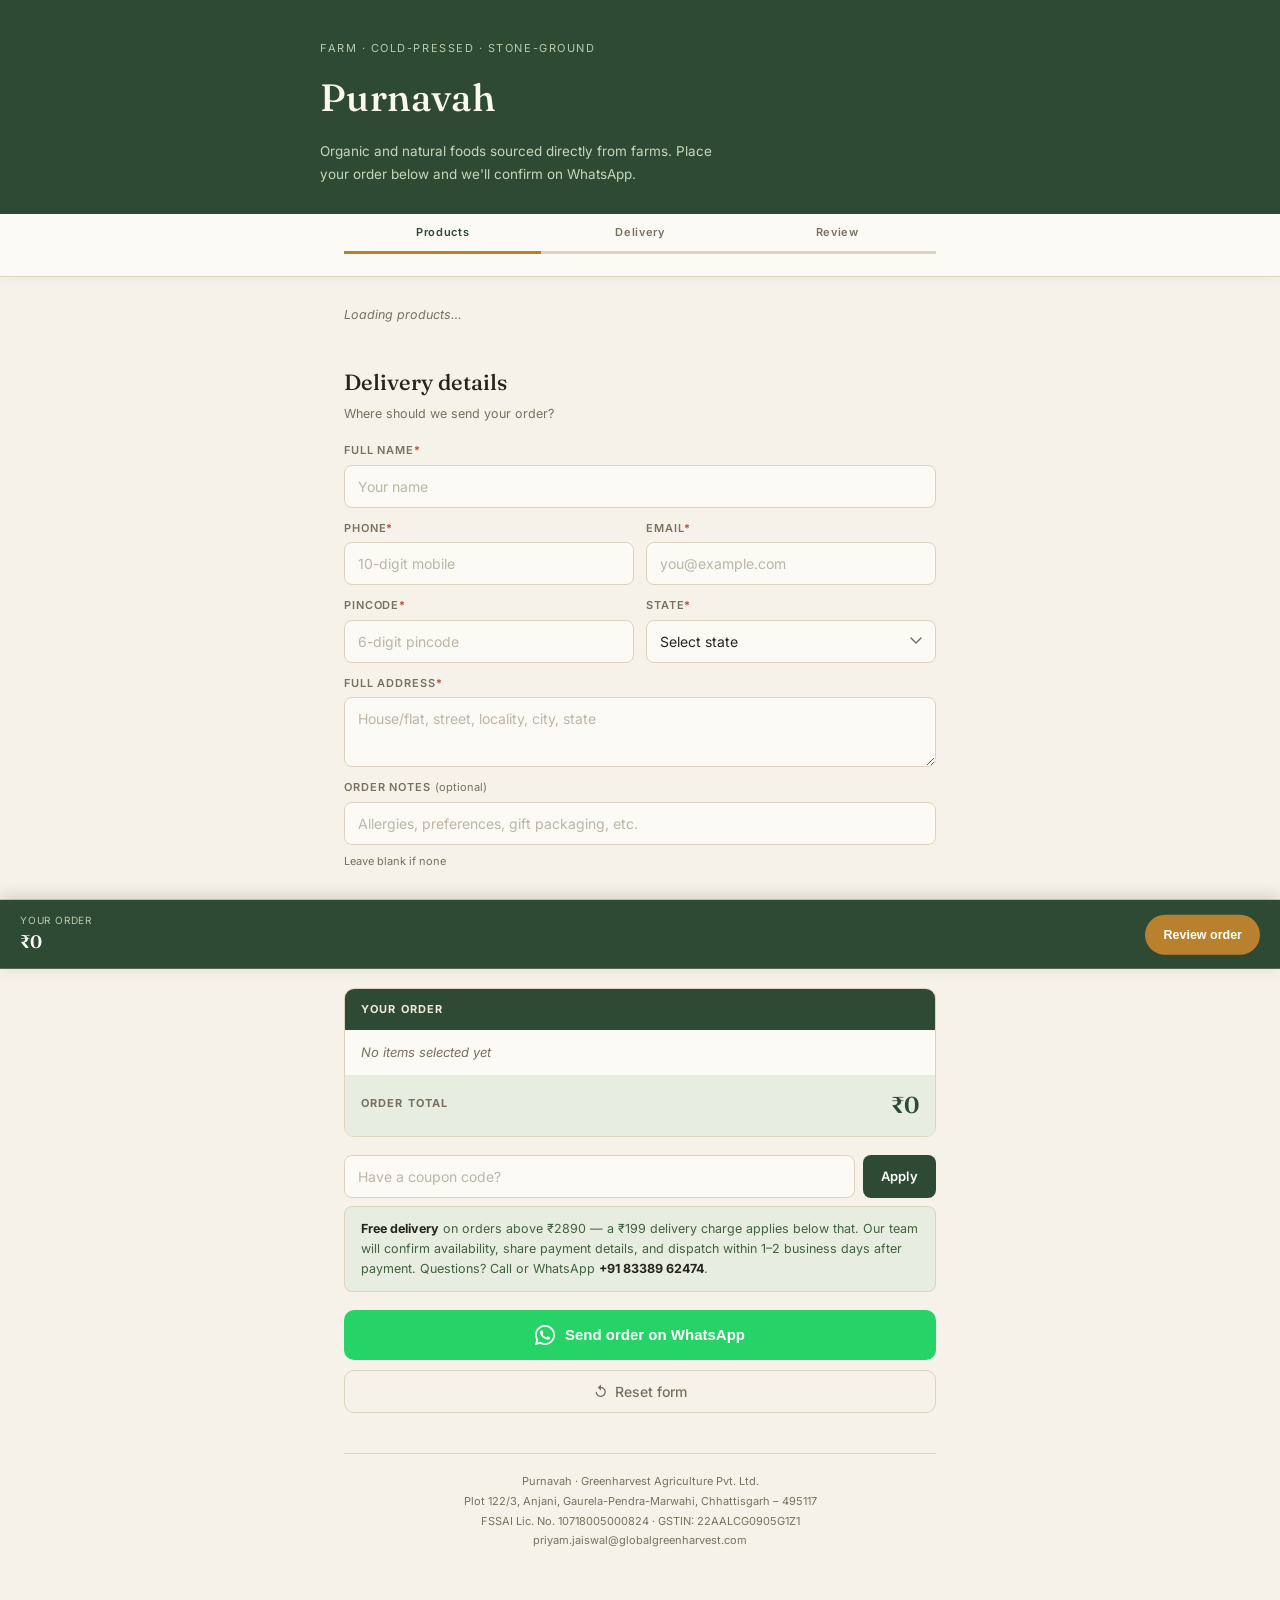
<file: index.html>
<!DOCTYPE html>
<html lang="en">
<head>
<meta charset="UTF-8">
<meta name="viewport" content="width=device-width, initial-scale=1.0">
<title>Purnavah — Order</title>
<link rel="preconnect" href="https://fonts.googleapis.com">
<link href="https://fonts.googleapis.com/css2?family=Fraunces:opsz,wght@9..144,400;9..144,500;9..144,600&family=Inter:wght@400;500;600;700&display=swap" rel="stylesheet">
<style>
*,*::before,*::after{box-sizing:border-box;margin:0;padding:0}
:root{
  --cream:#F6F2E9;
  --paper:#FCFAF4;
  --ink:#26241E;
  --pine:#2F4A34;
  --pine-dim:#41613F;
  --sage:#E7EEE1;
  --gold:#B9812E;
  --gold-dim:#8F631F;
  --rule:#DCD4BE;
  --stone:#79715F;
  --red:#B14A3B;
  --wa:#25D366;
}
html{scroll-behavior:smooth;-webkit-text-size-adjust:100%}
body{background:var(--cream);font-family:'Inter',sans-serif;color:var(--ink);font-size:15px;line-height:1.6;overflow-x:hidden}
button{touch-action:manipulation}

/* HERO */
.hero{background:var(--pine);color:var(--sage);padding:40px 24px 28px}
.hero-inner{max-width:640px;margin:0 auto}
.hero-eyebrow{font-size:11px;letter-spacing:.14em;color:#B9CBAE;margin-bottom:10px;text-transform:uppercase}
.hero h1{font-family:'Fraunces',serif;font-weight:500;font-size:38px;letter-spacing:.01em;color:#FBF8EF}
.hero p{margin-top:12px;font-size:13.5px;color:#C7D6BB;max-width:420px;line-height:1.7}

/* STICKY NAV: steps + category chips */
.stickynav{position:sticky;top:0;z-index:20;background:var(--paper);border-bottom:1px solid var(--rule);box-shadow:0 2px 10px rgba(38,36,30,.04)}
.steps{display:flex;gap:0;max-width:640px;margin:0 auto;padding:10px 24px 0}
.step{flex:1;text-align:center;font-size:11px;letter-spacing:.06em;color:var(--stone);padding-bottom:9px;border-bottom:3px solid var(--rule);position:relative;font-weight:600;transition:.2s;cursor:pointer}
.step.active{color:var(--pine);border-color:var(--gold)}
.step.done{color:var(--pine-dim)}
.chipbar{display:flex;gap:8px;overflow-x:auto;padding:10px 24px 12px;max-width:640px;margin:0 auto;scrollbar-width:none}
.chipbar::-webkit-scrollbar{display:none}
.chip{flex:0 0 auto;font-size:12.5px;font-weight:600;color:var(--pine-dim);background:var(--sage);border:1px solid transparent;border-radius:20px;padding:9px 14px;cursor:pointer;white-space:nowrap;transition:.15s;touch-action:manipulation}
.chip:hover{border-color:var(--pine-dim)}
.chip.active{background:var(--pine);color:#fff}

/* BODY */
.body{max-width:640px;margin:0 auto;padding:28px 24px 60px}
.section{margin-bottom:40px;scroll-margin-top:120px}
.section-title{font-family:'Fraunces',serif;font-size:22px;font-weight:500;color:var(--ink);margin-bottom:4px}
.section-sub{font-size:12.5px;color:var(--stone);margin-bottom:18px}

.catalog-status{font-size:12.5px;color:var(--stone);font-style:italic;margin-bottom:14px}
.catalog-status-error{color:var(--red)}

.cat-heading{display:flex;align-items:center;gap:10px;margin:22px 0 12px;scroll-margin-top:120px}
.cat-heading:first-child{margin-top:0}
.cat-dot{width:7px;height:7px;border-radius:50%;background:var(--gold)}
.cat-heading span{font-size:11px;font-weight:700;letter-spacing:.12em;color:var(--stone)}

.card{background:var(--paper);border:1px solid var(--rule);border-radius:10px;padding:14px;margin-bottom:10px;transition:border-color .15s,background .15s}
.card.has-qty{border-color:var(--pine);background:#F1F5EC}
.card.oos{opacity:.6}
.card-top{display:flex;justify-content:space-between;gap:10px;align-items:flex-start}
.card-name{font-size:14px;font-weight:600;color:var(--ink);line-height:1.35}
.card-pack{margin-top:4px}
.card-pack select{font-size:11.5px;font-weight:600;color:var(--pine-dim);border:1.5px solid var(--rule);border-radius:6px;padding:4px 22px 4px 8px;background:#fff;appearance:none;background-image:url("data:image/svg+xml,%3Csvg xmlns='http://www.w3.org/2000/svg' width='10' height='7'%3E%3Cpath d='M1 1l4 4 4-4' stroke='%2379715F' stroke-width='1.4' fill='none'/%3E%3C/svg%3E");background-repeat:no-repeat;background-position:right 7px center;cursor:pointer}
.card-price{font-family:'Fraunces',serif;font-size:17px;font-weight:600;color:var(--gold-dim);white-space:nowrap;text-align:right}
.card-mrp-label{font-size:9px;letter-spacing:.08em;color:var(--stone);text-transform:uppercase;display:block}
.card-bottom{display:flex;justify-content:space-between;align-items:center;margin-top:12px}
.subtotal{font-size:12px;color:var(--pine-dim);font-weight:600}
.qty{display:flex;align-items:center;border:1.5px solid var(--rule);border-radius:999px;overflow:hidden;background:#fff;margin-left:auto}
.qty button{width:36px;height:36px;border:none;background:transparent;color:var(--pine);font-size:17px;font-weight:700;cursor:pointer}
.qty button:hover{background:var(--sage)}
.qty input{width:34px;height:36px;border:none;text-align:center;font-size:13px;font-weight:700;color:var(--ink);background:transparent;-moz-appearance:textfield}
.qty input::-webkit-outer-spin-button,.qty input::-webkit-inner-spin-button{-webkit-appearance:none}
.qty input:focus{outline:none;background:var(--sage)}
.qty input:disabled,.qty button:disabled{cursor:not-allowed;color:var(--stone)}

.oos-tag{font-size:11.5px;font-weight:600;color:var(--red)}
.max-note{font-size:10.5px;color:var(--stone);min-height:13px;margin-top:6px}
.max-note-blocked{color:var(--red);font-weight:600}
.product-contents{margin-top:2px}
.contents-details summary{font-size:11px;color:var(--pine-dim);cursor:pointer;list-style:none}
.contents-details summary::-webkit-details-marker{display:none}
.contents-body{font-size:11px;color:var(--stone);margin-top:3px;line-height:1.5}

.field-grid{display:grid;grid-template-columns:1fr 1fr;gap:12px}
.field{display:flex;flex-direction:column;gap:5px}
.field.full{grid-column:1/-1}
.field label{font-size:11px;font-weight:600;letter-spacing:.08em;color:var(--stone);text-transform:uppercase}
.field input,.field select,.field textarea{width:100%;min-width:0;padding:12px 13px;border:1.5px solid var(--rule);border-radius:8px;font-family:'Inter',sans-serif;font-size:14px;color:var(--ink);background:var(--paper);outline:none;transition:.15s}
.field input:focus,.field select:focus,.field textarea:focus{border-color:var(--pine);box-shadow:0 0 0 3px var(--sage)}
.field input::placeholder,.field textarea::placeholder{color:#BDB5A6}
.field textarea{resize:vertical;min-height:70px}
.field select{appearance:none;background-image:url("data:image/svg+xml,%3Csvg xmlns='http://www.w3.org/2000/svg' width='12' height='8' viewBox='0 0 12 8'%3E%3Cpath d='M1 1l5 5 5-5' stroke='%2379715F' stroke-width='1.5' fill='none' stroke-linecap='round'/%3E%3C/svg%3E");background-repeat:no-repeat;background-position:right 13px center;padding-right:34px}
.field-hint{font-size:11px;color:var(--stone);margin-top:3px}
.req{color:var(--red)}

.summary{background:var(--paper);border:1px solid var(--rule);border-radius:10px;overflow:hidden;margin-bottom:18px}
.summary-head{background:var(--pine);color:#EFE9D8;padding:12px 16px;font-size:11px;font-weight:700;letter-spacing:.1em}
.summary-body{padding:12px 16px;min-height:40px}
.summary-empty{font-size:13px;color:var(--stone);font-style:italic}
.summary-item{display:flex;justify-content:space-between;align-items:center;padding:6px 0;font-size:13.5px;border-bottom:1px dashed var(--rule)}
.summary-item:last-child{border-bottom:none}
.summary-item-name{color:var(--ink)}
.summary-item-val{font-weight:600;color:var(--pine-dim);white-space:nowrap;margin-left:12px}
.summary-subtotal-row{display:flex;justify-content:space-between;padding:8px 0 0;font-size:12.5px;color:var(--stone)}
.summary-discounts{padding:8px 0 0}
.summary-discount-row{display:flex;justify-content:space-between;font-size:13px;font-weight:700;color:var(--pine)}
.summary-foot{background:var(--sage);padding:12px 16px;display:flex;justify-content:space-between;align-items:center}
.summary-total{font-family:'Fraunces',serif;font-size:23px;font-weight:600;color:var(--pine)}
.summary-weight-note{font-size:11px;color:var(--stone);margin-top:3px}

.coupon-row{display:flex;gap:8px;margin-bottom:8px}
.coupon-row input{flex:1;padding:12px 13px;border:1.5px solid var(--rule);border-radius:8px;font-family:'Inter',sans-serif;font-size:14px;text-transform:uppercase;color:var(--ink);background:var(--paper);outline:none;transition:border-color .15s}
.coupon-row input:focus{border-color:var(--pine)}
.coupon-row input::placeholder{color:#BDB5A6;text-transform:none}
.coupon-row button{padding:12px 18px;background:var(--pine);color:#fff;border:none;border-radius:8px;font-family:'Inter',sans-serif;font-size:13px;font-weight:600;letter-spacing:.02em;cursor:pointer;transition:background .15s}
.coupon-row button:hover{background:var(--pine-dim)}
.coupon-msg{display:none;font-size:12.5px;margin-bottom:16px}
.coupon-msg.ok{display:block;color:var(--pine)}
.coupon-msg.err{display:block;color:var(--red)}
.coupon-msg a{color:inherit;text-decoration:underline;cursor:pointer;margin-left:6px}

.same-day-row{margin:14px 0}
.same-day-label{display:flex;align-items:center;gap:8px;font-size:13.5px;color:var(--ink);cursor:pointer}
.same-day-label input{width:16px;height:16px;cursor:pointer}

.ship-note{background:var(--sage);border:1px solid var(--rule);border-radius:8px;padding:12px 16px;font-size:12.5px;color:var(--pine-dim);line-height:1.6;margin-bottom:18px}
.ship-note strong{color:var(--ink)}

.wa-btn{display:flex;align-items:center;justify-content:center;gap:10px;width:100%;padding:15px;background:var(--wa);color:#fff;border:none;border-radius:10px;font-size:15px;font-weight:700;cursor:pointer;transition:background .15s,transform .1s}
.spinner{width:14px;height:14px;border:2px solid rgba(255,255,255,.4);border-top-color:#fff;border-radius:50%;animation:spin .7s linear infinite;display:inline-block}
@keyframes spin{to{transform:rotate(360deg)}}
.wa-btn:hover{background:#1ebe5d;transform:translateY(-1px)}
.wa-btn:active{transform:translateY(0)}
.wa-btn svg{width:20px;height:20px}
.wa-btn:disabled{background:#9FCDB0;cursor:not-allowed;transform:none}
.error-msg{display:none;color:var(--red);font-size:12.5px;margin-top:10px;text-align:center}

.reset-btn{display:flex;align-items:center;justify-content:center;gap:8px;width:100%;padding:12px 24px;background:transparent;color:var(--stone);border:1.5px solid var(--rule);border-radius:10px;font-family:'Inter',sans-serif;font-size:14px;font-weight:500;cursor:pointer;margin-top:10px;transition:border-color .15s,color .15s}
.reset-btn:hover{border-color:var(--red);color:var(--red)}

.footer{text-align:center;font-size:11px;color:var(--stone);margin-top:28px;padding-top:18px;border-top:1px solid var(--rule);line-height:1.8}

.stickybar{position:fixed;left:0;right:0;bottom:0;z-index:30;background:var(--pine);color:#fff;padding:12px 20px calc(12px + env(safe-area-inset-bottom)) 20px;display:flex;justify-content:space-between;align-items:center;box-shadow:0 -4px 16px rgba(0,0,0,.15);transform:translateY(100%);transition:transform .25s}
.stickybar.show{transform:translateY(0)}
.stickybar-total{font-family:'Fraunces',serif;font-size:18px;font-weight:600}
.stickybar-label{font-size:10px;letter-spacing:.08em;color:#B9CBAE}
.stickybar button{background:var(--gold);color:#fff;border:none;border-radius:20px;padding:11px 18px;min-height:40px;font-size:12.5px;font-weight:700;cursor:pointer;touch-action:manipulation}

@media(max-width:480px){
  .hero h1{font-size:30px}
  .field-grid{grid-template-columns:1fr}
  .field.full{grid-column:1}
  .field input,.field select,.field textarea,.card-pack select{font-size:16px}
  .hero,.body{padding-left:20px;padding-right:20px}
  .steps,.chipbar{padding-left:20px;padding-right:20px}
}
@media(max-width:360px){
  .hero{padding-top:32px}
  .hero h1{font-size:27px}
  .hero p{font-size:13px}
}
</style>
</head>
<body>

<div class="hero">
  <div class="hero-inner">
    <div class="hero-eyebrow">Farm · Cold-pressed · Stone-ground</div>
    <h1>Purnavah</h1>
    <p>Organic and natural foods sourced directly from farms. Place your order below and we'll confirm on WhatsApp.</p>
  </div>
</div>

<div class="stickynav">
  <div class="steps">
    <div class="step active" id="step-products" onclick="jump('sec-products')">Products</div>
    <div class="step" id="step-details" onclick="jump('sec-details')">Delivery</div>
    <div class="step" id="step-review" onclick="jump('sec-review')">Review</div>
  </div>
  <div class="chipbar" id="chipbar"></div>
</div>

<div class="body">

  <!-- ── SECTION: PRODUCTS ── -->
  <div class="section" id="sec-products">
    <div class="catalog-status" id="catalogStatus">Loading products…</div>
    <div id="categoriesContainer"></div>
  </div>

  <!-- ── SECTION: DELIVERY ── -->
  <div class="section" id="sec-details">
    <div class="section-title">Delivery details</div>
    <div class="section-sub">Where should we send your order?</div>
    <div class="field-grid">
      <div class="field full">
        <label>Full name<span class="req">*</span></label>
        <input type="text" id="fname" placeholder="Your name" autocomplete="name">
      </div>
      <div class="field">
        <label>Phone<span class="req">*</span></label>
        <input type="tel" id="fphone" placeholder="10-digit mobile" autocomplete="tel" maxlength="10">
      </div>
      <div class="field">
        <label>Email<span class="req">*</span></label>
        <input type="email" id="femail" placeholder="you@example.com" autocomplete="email">
      </div>
      <div class="field">
        <label>Pincode<span class="req">*</span></label>
        <input type="text" id="fpincode" placeholder="6-digit pincode" maxlength="6" oninput="this.value=this.value.replace(/\D/g,'')">
      </div>
      <div class="field">
        <label>State<span class="req">*</span></label>
        <select id="fstate">
          <option value="">Select state</option>
          <option>Andaman and Nicobar Islands</option>
          <option>Andhra Pradesh</option>
          <option>Arunachal Pradesh</option>
          <option>Assam</option>
          <option>Bihar</option>
          <option>Chandigarh</option>
          <option>Chhattisgarh</option>
          <option>Dadra and Nagar Haveli and Daman and Diu</option>
          <option>Delhi</option>
          <option>Goa</option>
          <option>Gujarat</option>
          <option>Haryana</option>
          <option>Himachal Pradesh</option>
          <option>Jammu and Kashmir</option>
          <option>Jharkhand</option>
          <option>Karnataka</option>
          <option>Kerala</option>
          <option>Ladakh</option>
          <option>Lakshadweep</option>
          <option>Madhya Pradesh</option>
          <option>Maharashtra</option>
          <option>Manipur</option>
          <option>Meghalaya</option>
          <option>Mizoram</option>
          <option>Nagaland</option>
          <option>Odisha</option>
          <option>Puducherry</option>
          <option>Punjab</option>
          <option>Rajasthan</option>
          <option>Sikkim</option>
          <option>Tamil Nadu</option>
          <option>Telangana</option>
          <option>Tripura</option>
          <option>Uttar Pradesh</option>
          <option>Uttarakhand</option>
          <option>West Bengal</option>
        </select>
      </div>
      <div class="field full">
        <label>Full address<span class="req">*</span></label>
        <textarea id="faddress" placeholder="House/flat, street, locality, city, state"></textarea>
      </div>
      <div class="field full">
        <label>Order notes <span style="font-weight:400;text-transform:none;letter-spacing:0">(optional)</span></label>
        <input type="text" id="fnotes" placeholder="Allergies, preferences, gift packaging, etc.">
        <div class="field-hint">Leave blank if none</div>
      </div>
    </div>
  </div>

  <!-- ── SECTION: REVIEW & SEND ── -->
  <div class="section" id="sec-review">
    <div class="section-title">Review & send</div>
    <div class="section-sub">Double-check your order before sending it over.</div>

    <div class="summary">
      <div class="summary-head">YOUR ORDER</div>
      <div class="summary-body" id="summaryItems">
        <div class="summary-empty">No items selected yet</div>
      </div>
      <div class="summary-foot">
        <div>
          <div style="font-size:11px;font-weight:700;letter-spacing:.1em;color:var(--stone)">ORDER TOTAL</div>
          <div class="summary-weight-note" id="summaryWeight"></div>
        </div>
        <div class="summary-total" id="summaryTotal">₹0</div>
      </div>
    </div>

    <div class="coupon-row">
      <input type="text" id="couponInput" placeholder="Have a coupon code?" maxlength="20">
      <button type="button" id="couponBtn" onclick="applyCoupon(this)">Apply</button>
    </div>
    <div class="coupon-msg" id="couponMsg"></div>

    <div class="same-day-row" id="sameDayRow" style="display:none">
      <label class="same-day-label">
        <input type="checkbox" id="sameDayDelivery" onchange="updateSummary()">
        Same-day delivery (+₹199)
      </label>
    </div>

    <div class="ship-note">
      <strong>Free delivery</strong> on orders above ₹2890 — a ₹199 delivery charge applies below that. Our team will confirm availability, share payment details, and dispatch within 1–2 business days after payment. Questions? Call or WhatsApp <strong>+91 83389 62474</strong>.
    </div>

    <button class="wa-btn" id="waBtn" onclick="sendWhatsApp()">
      <svg viewBox="0 0 24 24" fill="currentColor" xmlns="http://www.w3.org/2000/svg">
        <path d="M17.472 14.382c-.297-.149-1.758-.867-2.03-.967-.273-.099-.471-.148-.67.15-.197.297-.767.966-.94 1.164-.173.199-.347.223-.644.075-.297-.15-1.255-.463-2.39-1.475-.883-.788-1.48-1.761-1.653-2.059-.173-.297-.018-.458.13-.606.134-.133.298-.347.446-.52.149-.174.198-.298.298-.497.099-.198.05-.371-.025-.52-.075-.149-.669-1.612-.916-2.207-.242-.579-.487-.5-.669-.51-.173-.008-.371-.01-.57-.01-.198 0-.52.074-.792.372-.272.297-1.04 1.016-1.04 2.479 0 1.462 1.065 2.875 1.213 3.074.149.198 2.096 3.2 5.077 4.487.709.306 1.262.489 1.694.625.712.227 1.36.195 1.871.118.571-.085 1.758-.719 2.006-1.413.248-.694.248-1.289.173-1.413-.074-.124-.272-.198-.57-.347z"/>
        <path d="M12 0C5.373 0 0 5.373 0 12c0 2.125.558 4.122 1.533 5.856L0 24l6.334-1.507A11.945 11.945 0 0012 24c6.627 0 12-5.373 12-12S18.627 0 12 0zm0 21.818a9.79 9.79 0 01-5.002-1.37l-.36-.214-3.757.894.952-3.656-.235-.376A9.786 9.786 0 012.182 12C2.182 6.57 6.57 2.182 12 2.182S21.818 6.57 21.818 12 17.43 21.818 12 21.818z"/>
      </svg>
      Send order on WhatsApp
    </button>
    <div class="error-msg" id="errorMsg"></div>
    <button class="reset-btn" onclick="resetForm()">
      ↺ &nbsp;Reset form
    </button>
  </div>

  <div class="footer">
    Purnavah · Greenharvest Agriculture Pvt. Ltd.<br>
    Plot 122/3, Anjani, Gaurela-Pendra-Marwahi, Chhattisgarh – 495117<br>
    FSSAI Lic. No. 10718005000824 · GSTIN: 22AALCG0905G1Z1<br>
    priyam.jaiswal@globalgreenharvest.com
  </div>

</div>

<div class="stickybar" id="stickybar">
  <div>
    <div class="stickybar-label">YOUR ORDER</div>
    <div class="stickybar-total" id="barTotal">₹0</div>
  </div>
  <button onclick="jump('sec-review')">Review order</button>
</div>

<script type="module">
import { supabase, callFn } from './supabase-client.js';

const WA_NUMBER = "918338962474"; // +91 83389 62474

// Delivery charge policy — free above the threshold, flat fee below it.
// Checked against the raw item subtotal (before any coupon discount), so a
// coupon can't accidentally push an order below the free-delivery line.
const FREE_DELIVERY_THRESHOLD = 2890;
const DELIVERY_CHARGE = 199;

function computeDeliveryCharge(subtotal) {
  return subtotal > 0 && subtotal < FREE_DELIVERY_THRESHOLD ? DELIVERY_CHARGE : 0;
}

// Same-day delivery add-on — built and wired end-to-end (summary, WhatsApp
// message, order payload, orders_code.gs logging), but kept off customers'
// screens for now via this flag. To launch it: flip this to true — the
// checkbox (#sameDayRow, currently display:none in the markup) will start
// showing itself, no other change needed.
const SHOW_SAME_DAY_DELIVERY = false;
const SAME_DAY_DELIVERY_CHARGE = 199;
if (SHOW_SAME_DAY_DELIVERY) document.getElementById('sameDayRow').style.display = 'block';

function isSameDayDeliverySelected() {
  const el = document.getElementById('sameDayDelivery');
  return !!(el && el.checked);
}

let PRODUCTS = []; // [{id, grid, category, displayName, packSize, unit, mrp, gstPct, waKey, inStock}, ...] — one entry per catalog row (one per pack size)
let PRODUCT_GROUPS = []; // [{groupId, grid, displayName, variants: [product, ...]}, ...] — variants sharing a Display Name are merged into one tile
const selectedVariant = {}; // groupId -> currently-selected variant's product id (drives which variant the tile's price/qty controls act on)
const qty = {};
let appliedCoupon = null; // { code, value } — value is the discount %, validated server-side against the Coupons sheet

// Sheet's Category column holds short internal codes — map to the
// customer-facing section headings shown on the form. Anything not listed
// here falls back to the raw Category text as-is.
const CATEGORY_LABELS = {
  "Oils - Organic": "Cold-Pressed Oils — Organic",
  "Oils - Regular": "Cold-Pressed Oils — Regular",
  "Ghee": "Ghee",
  "Flour": "Flour",
  "Dal": "Dal & Pulses — Organic",
  "Rice": "Rice — Organic",
  "Spices - Whole": "Spices — Whole",
  "Spices - Ground": "Spices — Ground"
};

function slugify(str) {
  return String(str || '').toLowerCase().replace(/[^a-z0-9]+/g, '-').replace(/^-+|-+$/g, '') || 'item';
}

function toProduct(p) {
  return {
    id: slugify(p.productName),
    grid: 'pg-' + slugify(p.category),
    category: p.category,
    displayName: p.displayName,
    packSize: p.packSize,
    unit: p.unit,
    mrp: Number(p.mrp) || 0,
    gstPct: Number(p.gstPct) || 0,
    waKey: p.waKey,
    inStock: p.inStock !== false,
    contents: p.contents || '',
    // weightKg/maxOrderKg drive the per-product order cap below — the
    // Catalog script already applies the same Weight (kg)-or-parsed-from-
    // Pack-Size fallback server-side, so estimateWeightKg() here is only a
    // safety net if an older deployment omits the field.
    weightKg: Number(p.weightKg) || estimateWeightKg(p.packSize),
    maxOrderKg: Number(p.maxOrderKg) || 0 // 0 = no limit
  };
}

// Builds both the category headings/lists (in the page body) and the
// matching chip bar (in the sticky nav) in one pass, so chip order always
// matches section order. Categories aren't known until the catalog loads,
// so — unlike a static wireframe — both are built here at runtime rather
// than hardcoded in the HTML.
function buildCategorySections() {
  const catContainer = document.getElementById('categoriesContainer');
  const chipbar = document.getElementById('chipbar');
  catContainer.innerHTML = '';
  chipbar.innerHTML = '';

  // One entry per distinct category, in first-seen order.
  const seen = new Set();
  const categories = [];
  PRODUCTS.forEach(p => {
    if (seen.has(p.grid)) return;
    seen.add(p.grid);
    categories.push({ grid: p.grid, fullLabel: CATEGORY_LABELS[p.category] || p.category });
  });

  // Chips use the short form (before an em dash) for a compact pill, but
  // only when that short form is unique — e.g. "Cold-Pressed Oils —
  // Organic" and "Cold-Pressed Oils — Regular" would otherwise both
  // collapse to an identical-looking "Cold-Pressed Oils" chip.
  const shortCounts = {};
  categories.forEach(c => {
    c.shortLabel = c.fullLabel.split(' — ')[0];
    shortCounts[c.shortLabel] = (shortCounts[c.shortLabel] || 0) + 1;
  });

  categories.forEach((c, i) => {
    const heading = document.createElement('div');
    heading.className = 'cat-heading';
    heading.id = 'catlabel-' + c.grid;
    heading.innerHTML = `<div class="cat-dot"></div><span>${c.fullLabel.toUpperCase()}</span>`;
    catContainer.appendChild(heading);

    const listEl = document.createElement('div');
    listEl.className = 'card-list';
    listEl.id = c.grid;
    catContainer.appendChild(listEl);

    const chip = document.createElement('div');
    chip.className = 'chip' + (i === 0 ? ' active' : '');
    chip.textContent = shortCounts[c.shortLabel] > 1 ? c.fullLabel : c.shortLabel;
    chip.dataset.grid = c.grid;
    chip.onclick = () => document.getElementById('catlabel-' + c.grid).scrollIntoView({behavior:'smooth',block:'start'});
    chipbar.appendChild(chip);
  });
}

// Products sharing the same Display Name (typically the same item in
// different pack sizes) are folded into a single tile with a pack-size
// dropdown, instead of one tile per catalog row.
function groupProductVariants() {
  const groups = new Map();
  PRODUCTS.forEach(p => {
    // Collapse repeated whitespace before matching — the Catalog sheet has
    // occasional double-space typos between pack-size rows of the same
    // product (e.g. "Red Rajma  - Organic" vs "Red Rajma - Organic") that
    // would otherwise split one product into two tiles.
    const key = p.grid + '::' + p.displayName.trim().replace(/\s+/g, ' ');
    if (!groups.has(key)) {
      groups.set(key, { groupId: slugify(key), grid: p.grid, displayName: p.displayName, variants: [] });
    }
    groups.get(key).variants.push(p);
  });
  // Max order cap is a per-product (not per-pack-size) setting — admins are
  // expected to enter the same "Max Order Qty (kg)" value on every variant
  // row of a product, but take the max across variants so one blank row
  // doesn't accidentally disable a cap set on a sibling row.
  groups.forEach(g => { g.maxOrderKg = Math.max(0, ...g.variants.map(v => v.maxOrderKg || 0)); });
  return Array.from(groups.values());
}

function getGroupById(gid) {
  return PRODUCT_GROUPS.find(g => g.groupId === gid);
}

// Total kg of a product already in the cart, summed across every pack-size
// variant of its group — a customer mixing pack sizes of the same product
// (e.g. one 1kg pack + two 500g packs) still counts against one shared cap.
function groupWeightUsed(group) {
  return group.variants.reduce((sum, v) => sum + (qty[v.id] || 0) * (v.weightKg || 0), 0);
}

// Briefly flags the tile's order-limit note red, then reverts it back to
// the normal "Max Xkg per order" text via updateVariantDisplay.
function flashLimitNote(gid) {
  const el = document.getElementById('maxnote-' + gid);
  if (!el) return;
  el.textContent = 'Order limit reached';
  el.classList.add('max-note-blocked');
  clearTimeout(el._limitTimer);
  el._limitTimer = setTimeout(() => updateVariantDisplay(gid), 1500);
}

// Default pack size, when a product comes in more than one: "1 kg" if the
// group has one, else whatever variant happens to be listed first in the
// Catalog sheet (products only sold in g/ml/bundles have no "1kg" option to
// prefer). Whitespace-insensitive since the sheet has inconsistent spacing
// ("1kg" vs "1 kg").
function normalizePackSize(s) {
  return String(s || '').toLowerCase().replace(/\s+/g, '');
}
function pickDefaultVariant(variants) {
  // Prefer an in-stock variant so the tile doesn't default to a pack size
  // nobody can actually buy while a different pack size of the same
  // product is available — only fall back to an out-of-stock one (still
  // preferring "1 kg" among those) when every variant in the group is OOS,
  // so the tile still renders instead of having nothing to select.
  const inStock = variants.filter(v => v.inStock);
  const pool = inStock.length ? inStock : variants;
  return pool.find(v => normalizePackSize(v.packSize) === '1kg') || pool[0];
}

// Build product cards — one per Display Name group, with a pack-size
// selector when a group has more than one variant.
function renderProductGrid() {
  buildCategorySections();
  PRODUCTS.forEach(p => { qty[p.id] = 0; });
  PRODUCT_GROUPS = groupProductVariants();

  PRODUCT_GROUPS.forEach(group => {
    const gid = group.groupId;
    selectedVariant[gid] = pickDefaultVariant(group.variants).id;
    const container = document.getElementById(group.grid);
    const row = document.createElement('div');
    row.className = 'card';
    row.id = 'row-' + gid;

    const packControl = group.variants.length > 1
      ? `<div class="card-pack"><select id="pack-${gid}" onchange="selectVariant('${gid}', this.value)" aria-label="Pack size for ${group.displayName}">
          ${group.variants.map(v => `<option value="${v.id}" ${v.inStock ? '' : 'disabled'}>${v.packSize || v.unit}${v.inStock ? '' : ' (Out of stock)'}</option>`).join('')}
        </select></div>`
      : `<div class="card-pack" style="font-size:11.5px;color:var(--stone)">${group.variants[0].packSize || group.variants[0].unit}</div>`;

    row.innerHTML = `
      <div class="card-top">
        <div>
          <div class="card-name">${group.displayName}</div>
          ${packControl}
          <div class="product-contents" id="contents-${gid}"></div>
        </div>
        <div>
          <span class="card-mrp-label">MRP</span>
          <div class="card-price" id="price-${gid}"></div>
        </div>
      </div>
      <div class="card-bottom">
        <div class="subtotal" id="sub-${gid}"></div>
        <div class="qty">
          <button type="button" onclick="changeQty('${gid}',-1)" aria-label="Decrease">−</button>
          <input type="number" id="qty-${gid}" value="0" min="0" max="99"
            oninput="setQty('${gid}',this.value)" aria-label="Quantity for ${group.displayName}">
          <button type="button" onclick="changeQty('${gid}',1)" aria-label="Increase">+</button>
        </div>
      </div>
      <div class="max-note" id="maxnote-${gid}"></div>
    `;
    container.appendChild(row);
    // The <option> list has no `selected` attribute, so the browser would
    // otherwise always show its first entry regardless of selectedVariant.
    const select = document.getElementById('pack-' + gid);
    if (select) select.value = selectedVariant[gid];
    updateVariantDisplay(gid);
  });

  setupCategoryScrollSpy();
}

// Fallback for rows with no explicit weight_kg — mirrors catalog_code.gs's
// parseWeightFromPackSize_ (also duplicated server-side in the products
// Edge Function — small enough not to need a shared module, no build step).
function parseWeightFromPackSize(packSize) {
  const s = (packSize || '').toString().trim().toLowerCase();
  const m = s.match(/([\d.]+)\s*(kg|g|l|ml)\b/);
  if (!m) return 0;
  const num = parseFloat(m[1]);
  if (isNaN(num)) return 0;
  switch (m[2]) {
    case 'kg': return num;
    case 'g':  return num / 1000;
    case 'l':  return num;
    case 'ml': return num / 1000;
    default:   return 0;
  }
}

function computeWaKey(displayName, packSize) {
  displayName = (displayName || '').toString().trim();
  packSize = (packSize || '').toString().trim();
  return packSize ? `${displayName} (${packSize})` : displayName;
}

// Direct supabase-js reads (RLS-scoped to active products/hub-admins/stock
// only — see "DB_Scripts/Supabase Migration Additions.sql") replacing the
// old ?action=catalog Apps Script endpoint. Reproduces handlePublicCatalog's
// exact behavior: only Active products, inStock summed across every active
// hub-admin's stock row, never exact per-hub counts/HSN/notes.
async function loadCatalog() {
  const statusEl = document.getElementById('catalogStatus');
  try {
    // td_admins itself has no anon-read policy (RLS silently returns an
    // empty set, not an error, if queried directly) — this narrow
    // security-definer RPC exposes only the active hub-admin ids, nothing
    // else about the admin. See "DB_Scripts/Supabase Migration Additions.sql".
    const [{ data: products, error: prodErr }, { data: hubIds, error: hubErr }, { data: stockRows, error: stockErr }] = await Promise.all([
      supabase.from('td_products').select('*').eq('active', true),
      supabase.rpc('td_active_hub_admin_ids'),
      supabase.from('td_product_stock').select('product_id, hub_admin_id, stock_qty'),
    ]);
    if (prodErr) throw new Error(prodErr.message);
    if (hubErr) throw new Error(hubErr.message);
    if (stockErr) throw new Error(stockErr.message);

    const activeHubIds = new Set(hubIds || []);
    const stockByProduct = {};
    (stockRows || []).forEach(s => {
      if (!activeHubIds.has(s.hub_admin_id)) return; // deactivated hub's leftover stock must not count
      stockByProduct[s.product_id] = (stockByProduct[s.product_id] || 0) + (Number(s.stock_qty) || 0);
    });

    const data = (products || []).map(p => ({
      productId: p.product_id,
      productName: p.product_name,
      category: p.category || '',
      displayName: p.display_name || p.product_name || '',
      unit: p.unit || '',
      packSize: p.pack_size || '',
      mrp: Number(p.mrp) || 0,
      gstPct: Number(p.gst_percent) || 0,
      waKey: p.wa_key || computeWaKey(p.display_name || p.product_name, p.pack_size),
      inStock: (stockByProduct[p.product_id] || 0) > 0,
      contents: p.contents || '',
      weightKg: Number(p.weight_kg) || parseWeightFromPackSize(p.pack_size),
      maxOrderKg: Number(p.max_order_qty_kg) || 0,
    }));

    PRODUCTS = data.map(toProduct);
    if (PRODUCTS.length === 0) {
      statusEl.textContent = 'No products available right now — please check back soon.';
      return;
    }
    statusEl.style.display = 'none';
    renderProductGrid();
  } catch (err) {
    console.warn('Failed to load catalog:', err);
    statusEl.textContent = "Couldn't load our product list. Please refresh the page, or message us on WhatsApp to order.";
    statusEl.classList.add('catalog-status-error');
  }
}

loadCatalog();

// Quantity is tracked per variant (so switching the pack-size dropdown never
// loses a quantity already entered against a different pack size); the
// group's tile controls always read/write whichever variant is currently
// selected for that group.
function changeQty(gid, delta) {
  const variantId = selectedVariant[gid];
  const prod = PRODUCTS.find(p => p.id === variantId);
  if (prod && !prod.inStock) return; // buttons are disabled while OOS — belt and suspenders
  if (delta > 0 && prod) {
    const group = getGroupById(gid);
    // Cap only enforceable when both a limit and a known unit weight exist
    // — a product with no Weight (kg) and an unparseable Pack Size has no
    // way to convert its packet count to kg, so the cap is skipped for it.
    if (group && group.maxOrderKg > 0 && prod.weightKg > 0) {
      const wouldBeWeight = groupWeightUsed(group) + delta * prod.weightKg;
      if (wouldBeWeight > group.maxOrderKg + 1e-9) {
        flashLimitNote(gid);
        return;
      }
    }
  }
  qty[variantId] = Math.max(0, (qty[variantId] || 0) + delta);
  updateVariantDisplay(gid);
  updateSummary();
}

function setQty(gid, val) {
  const variantId = selectedVariant[gid];
  const prod = PRODUCTS.find(p => p.id === variantId);
  if (prod && !prod.inStock) return; // input is disabled while OOS — belt and suspenders
  let newQty = Math.max(0, parseInt(val) || 0);
  const group = getGroupById(gid);
  let blocked = false;
  if (group && group.maxOrderKg > 0 && prod && prod.weightKg > 0) {
    // How much of the cap the OTHER variants of this product are already
    // using, so the max allowed for the variant being typed into accounts
    // for pack sizes already in the cart.
    const otherWeight = groupWeightUsed(group) - (qty[variantId] || 0) * prod.weightKg;
    const maxUnits = Math.max(0, Math.floor((group.maxOrderKg - otherWeight + 1e-9) / prod.weightKg));
    if (newQty > maxUnits) { newQty = maxUnits; blocked = true; }
  }
  qty[variantId] = newQty;
  updateVariantDisplay(gid);
  updateSummary();
  // Flash after updateVariantDisplay, not before — that call resets the
  // note to its normal text, which would otherwise stomp the flash in the
  // same tick before the user ever sees it.
  if (blocked) flashLimitNote(gid);
}

function selectVariant(gid, variantId) {
  selectedVariant[gid] = variantId;
  updateVariantDisplay(gid);
}

function updateVariantDisplay(gid) {
  const variantId = selectedVariant[gid];
  const prod = PRODUCTS.find(p => p.id === variantId);
  if (!prod) return;

  const row = document.getElementById('row-' + gid);
  const qtyInput = document.getElementById('qty-' + gid);
  const priceEl = document.getElementById('price-' + gid);
  const subEl = document.getElementById('sub-' + gid);
  const contentsEl = document.getElementById('contents-' + gid);
  const maxNoteEl = document.getElementById('maxnote-' + gid);

  // Persistent "Max Xkg per order" hint — shown regardless of stock status
  // (still useful info while OOS) and regardless of which variant is
  // selected, since the cap is per-product, not per-pack-size.
  const group = getGroupById(gid);
  if (maxNoteEl) {
    maxNoteEl.classList.remove('max-note-blocked');
    maxNoteEl.textContent = (group && group.maxOrderKg > 0) ? `Max ${group.maxOrderKg}kg per order` : '';
  }

  // What's-inside disclosure — mainly for sachet/multi-item bundles (e.g.
  // "Ground Spice Bundle (4 sachets)"). Keyed to the selected variant, not
  // the group, since different pack sizes of the same product can contain
  // different things. Shown regardless of stock status — still useful
  // information even for an out-of-stock pack size.
  contentsEl.innerHTML = prod.contents
    ? `<details class="contents-details"><summary>What's inside? ▾</summary><div class="contents-body">${prod.contents}</div></details>`
    : '';

  row.classList.toggle('oos', !prod.inStock);
  qtyInput.disabled = !prod.inStock;
  row.querySelectorAll('.qty button').forEach(b => { b.disabled = !prod.inStock; });

  if (!prod.inStock) {
    // Selecting an OOS pack size (or it becoming OOS on a catalog refresh)
    // can't carry a quantity forward — there's nothing to fulfil it with.
    qty[variantId] = 0;
    qtyInput.value = 0;
    priceEl.innerHTML = '<span class="oos-tag">Out of stock</span>';
    subEl.style.display = 'none';
    subEl.textContent = '';
    row.classList.remove('has-qty');
    return;
  }

  priceEl.textContent = '₹' + prod.mrp.toLocaleString('en-IN');
  qtyInput.value = qty[variantId] || 0;
  const q = qty[variantId] || 0;
  row.classList.toggle('has-qty', q > 0);
  if (q > 0) {
    subEl.textContent = '= ₹' + (q * prod.mrp).toLocaleString('en-IN');
    subEl.style.display = 'block';
  } else {
    subEl.style.display = 'none';
    subEl.textContent = '';
  }
}

// Approximate weight from a product's Pack Size text ("500 g", "1 L", "2 kg",
// "250 ml") — liquids (oils/ghee) are treated as ~1:1 with kg, same
// approximation the Catalog Apps Script uses server-side. Lets the customer
// gauge parcel weight without us tracking exact weights per SKU.
function estimateWeightKg(packSize) {
  const s = String(packSize || '').trim().toLowerCase();
  const m = s.match(/([\d.]+)\s*(kg|g|l|ml)\b/);
  if (!m) return 0;
  const num = parseFloat(m[1]);
  if (isNaN(num)) return 0;
  switch (m[2]) {
    case 'kg': return num;
    case 'g':  return num / 1000;
    case 'l':  return num;
    case 'ml': return num / 1000;
    default:   return 0;
  }
}

function updateSummary() {
  const items = PRODUCTS.filter(p => qty[p.id] > 0);
  const container = document.getElementById('summaryItems');
  const totalEl = document.getElementById('summaryTotal');
  const weightEl = document.getElementById('summaryWeight');
  const barTotalEl = document.getElementById('barTotal');
  const stickybarEl = document.getElementById('stickybar');

  if (items.length === 0) {
    container.innerHTML = '<div class="summary-empty">No items selected yet</div>';
    totalEl.textContent = '₹0';
    weightEl.textContent = '';
    barTotalEl.textContent = '₹0';
    stickybarEl.classList.remove('show');
    return;
  }

  // Sectioned bill: Items (tax-inclusive MRP) -> GST (extracted, informational
  // breakdown) -> Coupon deducted -> Delivery -> Final Payable. MRP already
  // includes GST (India's legal MRP definition), so "GST" here is the portion
  // of the subtotal that's tax, not an addition on top of it — there's no
  // separate pre-discount "Grand Total" row since that would just repeat the
  // subtotal figure.
  let subtotal = 0;
  let taxableTotal = 0;
  let gstTotal = 0;
  let totalWeight = 0;
  let itemsHtml = '';
  items.forEach(p => {
    const q = qty[p.id];
    const lineAmount = q * p.mrp; // tax-inclusive
    const gstPct = p.gstPct || 0;
    const lineTaxable = lineAmount * 100 / (100 + gstPct); // extract embedded GST
    subtotal += lineAmount;
    taxableTotal += lineTaxable;
    gstTotal += lineAmount - lineTaxable;
    totalWeight += q * estimateWeightKg(p.packSize);
    itemsHtml += `<div class="summary-item">
      <span class="summary-item-name">${p.displayName} <span style="color:var(--stone);font-size:12px">${p.packSize || p.unit} × ${q}</span></span>
      <span class="summary-item-val">₹${lineAmount.toLocaleString('en-IN')}</span>
    </div>`;
  });
  taxableTotal = Math.round(taxableTotal * 100) / 100;
  gstTotal = Math.round(gstTotal * 100) / 100;

  let html = itemsHtml;
  html += `<div class="summary-subtotal-row"><span>Items subtotal (incl. GST)</span><span>₹${subtotal.toLocaleString('en-IN')}</span></div>`;
  html += `<div class="summary-subtotal-row"><span>GST (included above)</span><span>₹${gstTotal.toLocaleString('en-IN')}</span></div>`;

  let payable = subtotal;
  if (appliedCoupon) {
    // Discount applies to the tax-extracted (post-GST-removal) amount, then
    // GST is recomputed proportionally on the discounted taxable value —
    // since the coupon % is uniform across every line, scaling taxableTotal
    // and gstTotal by the same factor is equivalent to doing this per line
    // and summing (each line's own rate stays fixed).
    const factor = 1 - appliedCoupon.value / 100;
    const discTaxable = Math.round(taxableTotal * factor * 100) / 100;
    const discGst = Math.round(gstTotal * factor * 100) / 100;
    payable = discTaxable + discGst;
    const discAmt = Math.round((subtotal - payable) * 100) / 100;
    html += `<div class="summary-discounts">
      <div class="summary-discount-row"><span>Coupon ${appliedCoupon.code} (−${appliedCoupon.value}%)</span><span>− ₹${discAmt.toLocaleString('en-IN')}</span></div>
    </div>`;
  }

  const deliveryCharge = computeDeliveryCharge(subtotal);
  payable += deliveryCharge;
  html += `<div class="summary-subtotal-row">
    <span>Delivery</span>
    <span>${deliveryCharge > 0 ? '₹' + deliveryCharge.toLocaleString('en-IN') : 'Free'}</span>
  </div>`;

  if (isSameDayDeliverySelected()) {
    payable += SAME_DAY_DELIVERY_CHARGE;
    html += `<div class="summary-subtotal-row"><span>Same-day delivery</span><span>₹${SAME_DAY_DELIVERY_CHARGE}</span></div>`;
  }

  container.innerHTML = html;
  totalEl.textContent = '₹' + payable.toLocaleString('en-IN');
  weightEl.textContent = totalWeight > 0 ? `Est. weight ≈ ${Math.round(totalWeight * 10) / 10} kg (±2 kg)` : '';
  barTotalEl.textContent = totalEl.textContent;
  stickybarEl.classList.toggle('show', payable > 0);
}

async function applyCoupon(btn) {
  const input = document.getElementById('couponInput');
  const msgEl = document.getElementById('couponMsg');
  const code = input.value.trim().toUpperCase();

  if (!code) { msgEl.textContent = 'Enter a coupon code first.'; msgEl.className = 'coupon-msg err'; return; }

  msgEl.textContent = 'Checking…';
  msgEl.className = 'coupon-msg ok';
  if (btn) btn.disabled = true; // guard against a double-click firing two lookups while this one is in flight

  try {
    // Direct read, never select * across all coupons — .eq() + single-code
    // lookup only, same anti-enumeration intent as handleCouponValidate_
    // (see "DB_Scripts/Supabase Migration Additions.sql" for the caveat that
    // the anon key itself could still be used directly to enumerate codes;
    // this only prevents this page's own code from doing so).
    const { data: row, error } = await supabase
      .from('td_coupons').select('coupon_code, value, active').eq('coupon_code', code).maybeSingle();
    if (error) throw new Error(error.message);
    if (row && row.active) {
      appliedCoupon = { code: row.coupon_code, value: Number(row.value) || 0 };
      msgEl.innerHTML = `✓ "${row.coupon_code}" applied — ${appliedCoupon.value}% off <a onclick="removeCoupon()">Remove</a>`;
      msgEl.className = 'coupon-msg ok';
    } else {
      appliedCoupon = null;
      msgEl.textContent = row && !row.active ? 'This coupon is no longer active' : 'Invalid coupon code';
      msgEl.className = 'coupon-msg err';
    }
  } catch (err) {
    appliedCoupon = null;
    msgEl.textContent = "Couldn't verify the coupon — check your connection and try again.";
    msgEl.className = 'coupon-msg err';
  } finally {
    if (btn) btn.disabled = false;
  }
  updateSummary();
}

function removeCoupon() {
  appliedCoupon = null;
  document.getElementById('couponInput').value = '';
  const msgEl = document.getElementById('couponMsg');
  msgEl.textContent = '';
  msgEl.className = 'coupon-msg';
  updateSummary();
}

// Same GST-extraction + uniform-coupon-scaling math as updateSummary()'s
// on-screen bill (kept as a separate small pass here rather than merged into
// that function, to avoid touching its already-working render logic) — used
// to persist a real pricing breakdown into td_orders at creation time
// (discount_base_amount/taxable_value/gst_amount/total_payable), instead of
// leaving those blank until an admin later generates an invoice. Valid here
// because the only discount in play at order-creation is a single uniform
// coupon %, never a per-item override (those only exist in admin.html).
function computeGstBreakdown(items) {
  let taxableTotal = 0, gstTotal = 0;
  items.forEach(p => {
    const q = qty[p.id];
    const lineAmount = q * p.mrp; // tax-inclusive
    const gstPct = p.gstPct || 0;
    const lineTaxable = lineAmount * 100 / (100 + gstPct); // extract embedded GST
    taxableTotal += lineTaxable;
    gstTotal += lineAmount - lineTaxable;
  });
  taxableTotal = Math.round(taxableTotal * 100) / 100;
  gstTotal = Math.round(gstTotal * 100) / 100;

  let discTaxable = taxableTotal, discGst = gstTotal;
  if (appliedCoupon) {
    const factor = 1 - appliedCoupon.value / 100;
    discTaxable = Math.round(taxableTotal * factor * 100) / 100;
    discGst = Math.round(gstTotal * factor * 100) / 100;
  }
  return { taxableTotal, gstTotal, discTaxable, discGst };
}

// Business's own WhatsApp number, without the country-code prefix — a
// customer accidentally typing this as their own phone used to cause both
// the business tab and the "send me a copy" tab to open the same chat
// (Issue 4). Only one tab opens now (to the business), but the check stays
// as a data-quality guard so an order isn't logged with the business's own
// number as the customer's contact.
const BUSINESS_PHONE = "8338962474";

function sendWhatsApp() {
  const waBtn = document.getElementById('waBtn');
  if (waBtn.disabled) return; // ignore rapid repeat clicks while a submission is in flight (Issue 5/G)

  const name    = document.getElementById('fname').value.trim();
  const phone   = document.getElementById('fphone').value.trim();
  const email   = document.getElementById('femail').value.trim();
  const pincode = document.getElementById('fpincode').value.trim();
  const state   = document.getElementById('fstate').value.trim();
  const address = document.getElementById('faddress').value.trim();
  const notes   = document.getElementById('fnotes').value.trim();
  const errEl   = document.getElementById('errorMsg');

  errEl.style.display = 'none';

  // Validate
  const items = PRODUCTS.filter(p => qty[p.id] > 0);
  if (items.length === 0)  { showError('Please select at least one product.'); return; }
  if (!name)               { showError('Please enter your name.'); document.getElementById('fname').focus(); return; }
  if (!/^\d{10}$/.test(phone)) { showError('Please enter a valid 10-digit phone number.'); document.getElementById('fphone').focus(); return; }
  if (phone === BUSINESS_PHONE) { showError('That looks like our business number — please enter your own phone number.'); document.getElementById('fphone').focus(); return; }
  if (!email)              { showError('Please enter your email address.'); document.getElementById('femail').focus(); return; }
  if (!/^[^\s@]+@[^\s@]+\.[^\s@]+$/.test(email)) { showError('Please enter a valid email address.'); document.getElementById('femail').focus(); return; }
  if (!/^\d{6}$/.test(pincode)) { showError('Please enter a valid 6-digit pincode.'); document.getElementById('fpincode').focus(); return; }
  if (!state)              { showError('Please select your state.'); document.getElementById('fstate').focus(); return; }
  if (!address)            { showError('Please enter your delivery address.'); document.getElementById('faddress').focus(); return; }

  // Lock the button for the duration of this submission so a double-click
  // (or an impatient re-tap while the WA tab is opening) can't fire twice.
  const originalLabel = waBtn.innerHTML;
  waBtn.disabled = true;
  waBtn.innerHTML = '<span class="spinner"></span> Sending…';

  // Build message
  let total = 0;
  let orderLines = '';
  items.forEach(p => {
    const q = qty[p.id];
    const sub = q * p.mrp;
    total += sub;
    orderLines += `• ${p.displayName} (${p.packSize || p.unit}) × ${q} = ₹${sub.toLocaleString('en-IN')}\n`;
  });

  let couponLine = '';
  let payable = total;
  if (appliedCoupon) {
    const discAmt = Math.round(total * appliedCoupon.value) / 100;
    payable = total - discAmt;
    couponLine = `Coupon: ${appliedCoupon.code} (−${appliedCoupon.value}%) = −₹${discAmt.toLocaleString('en-IN')}\n`;
  }

  const deliveryCharge = computeDeliveryCharge(total);
  payable += deliveryCharge;
  const deliveryLine = `Delivery: ${deliveryCharge > 0 ? '₹' + deliveryCharge.toLocaleString('en-IN') : 'Free'}\n`;

  const sameDayDelivery = isSameDayDeliverySelected();
  const sameDayCharge = sameDayDelivery ? SAME_DAY_DELIVERY_CHARGE : 0;
  payable += sameDayCharge;
  const sameDayLine = sameDayDelivery ? `Same-day delivery: ₹${sameDayCharge.toLocaleString('en-IN')}\n` : '';

  // Pricing breakdown persisted into td_orders at creation time (see
  // computeGstBreakdown above) — admin.html overwrites these later if the
  // order's pricing changes (discount edits, invoice generation, etc.).
  const gstBreakdown = computeGstBreakdown(items);
  const totalPayable = Math.round((gstBreakdown.discTaxable + gstBreakdown.discGst + deliveryCharge + sameDayCharge) * 100) / 100;

  const msg = `🌿 *New Order — Purnavah*

*ORDER DETAILS*
${orderLines}
${couponLine}${deliveryLine}${sameDayLine}*Order Total: ₹${payable.toLocaleString('en-IN')}*

*DELIVERY DETAILS*
Name: ${name}
Phone: ${phone}${email ? `\nEmail: ${email}` : ''}
Pincode: ${pincode}
State: ${state}
Address: ${address}${notes ? `\nNotes: ${notes}` : ''}`;

  // ── ORDER LOG: silently persist the order via the orders Edge Function ──
  // A fresh id per submission attempt — a genuine retry (e.g. after a
  // network error) gets a new one, but the server can still collapse two
  // deliveries of the *same* click (double-fetch, browser retry, etc.)
  // within its short dedup window (Issue 5).
  const clientOrderId = (window.crypto && crypto.randomUUID) ? crypto.randomUUID() : (Date.now() + '-' + Math.random().toString(16).slice(2));

  const orderPayload = {
    name:    name,
    phone:   phone,
    email:   email,
    pincode: pincode,
    state:   state,
    address: address,
    notes:   notes,
    total:   total,
    couponCode:  appliedCoupon ? appliedCoupon.code : '',
    couponValue: appliedCoupon ? appliedCoupon.value : 0,
    deliveryCharge: deliveryCharge,
    sameDayDeliveryCharge: sameDayCharge,
    clientOrderId: clientOrderId,
    discountBaseAmount: gstBreakdown.taxableTotal,
    taxableValue: gstBreakdown.discTaxable,
    gstAmount: gstBreakdown.discGst,
    totalPayable: totalPayable,
    items:   {}
  };

  // Build items object: WA display key → quantity (waKey comes straight
  // from the Catalog sheet, so it always matches what the admin backend expects)
  items.forEach(p => {
    orderPayload.items[p.waKey] = qty[p.id];
  });

  // Fire and forget — never blocks WhatsApp send even if this fails
  callFn('orders', 'submitOrder', orderPayload)
    .then(d => { if (d.status !== "ok") console.warn("Order log:", d); })
    .catch(err => console.warn("Order log failed (non-blocking):", err));
  // ── END ORDER LOG ───────────────────────────────────────

  // Send to Purnavah — the only WhatsApp tab opened (Issue 4; there used to
  // be a second tab to the customer's own number, gated by a "send me a
  // copy" checkbox that's been removed).
  const url = `https://wa.me/${WA_NUMBER}?text=${encodeURIComponent(msg)}`;
  window.open(url, '_blank');

  // Re-enable after a short cooldown — long enough to absorb a double-tap,
  // short enough that a genuine failed attempt isn't stuck unable to retry.
  setTimeout(() => { waBtn.disabled = false; waBtn.innerHTML = originalLabel; }, 4000);
}

function resetForm() {
  PRODUCTS.forEach(p => { qty[p.id] = 0; });
  PRODUCT_GROUPS.forEach(group => {
    const gid = group.groupId;
    selectedVariant[gid] = pickDefaultVariant(group.variants).id;
    const select = document.getElementById('pack-' + gid);
    if (select) select.value = selectedVariant[gid];
    updateVariantDisplay(gid);
  });
  ['fname','fphone','femail','fpincode','fstate','faddress','fnotes'].forEach(id => {
    document.getElementById(id).value = '';
  });
  document.getElementById('sameDayDelivery').checked = false;
  document.getElementById('errorMsg').style.display = 'none';
  removeCoupon();
  window.scrollTo({top: 0, behavior: 'smooth'});
}

function showError(msg) {
  const el = document.getElementById('errorMsg');
  el.textContent = msg;
  el.style.display = 'block';
  el.scrollIntoView({behavior:'smooth', block:'center'});
}

// ── STICKY NAV: step tabs + category chips (scroll-driven) ──────────────
// jump() is the click handler for the three top-level step tabs (Products/
// Delivery/Review) and the sticky bar's "Review order" button.
function jump(id) {
  const el = document.getElementById(id);
  if (el) el.scrollIntoView({behavior:'smooth', block:'start'});
}

// Highlights whichever step tab corresponds to the section currently near
// the top of the viewport. All three sections exist in the static markup
// from page load, so this observer is wired up once, unconditionally.
const STEP_SECTIONS = ['sec-products', 'sec-details', 'sec-review'];
const STEP_ELS = {
  'sec-products': document.getElementById('step-products'),
  'sec-details':  document.getElementById('step-details'),
  'sec-review':   document.getElementById('step-review')
};
const stepObserver = new IntersectionObserver((entries) => {
  entries.forEach(entry => {
    if (entry.isIntersecting) {
      STEP_SECTIONS.forEach(id => STEP_ELS[id] && STEP_ELS[id].classList.remove('active'));
      const target = STEP_ELS[entry.target.id];
      if (target) target.classList.add('active');
    }
  });
}, {rootMargin:'-140px 0px -60% 0px'});
STEP_SECTIONS.forEach(id => {
  const el = document.getElementById(id);
  if (el) stepObserver.observe(el);
});

// Category chips are the "sub tabs" within the Products step — this mirrors
// the step-tab scroll-spy above, but for the category headings created at
// catalog-load time. Re-created each time the catalog (re)renders, since the
// set of category headings only exists after buildCategorySections() runs.
let categoryObserver = null;
function setupCategoryScrollSpy() {
  if (categoryObserver) categoryObserver.disconnect();
  const headings = document.querySelectorAll('.cat-heading');
  if (headings.length === 0) return;
  categoryObserver = new IntersectionObserver((entries) => {
    entries.forEach(entry => {
      if (!entry.isIntersecting) return;
      const grid = entry.target.id.replace('catlabel-', '');
      document.querySelectorAll('.chip').forEach(c => c.classList.toggle('active', c.dataset.grid === grid));
      const activeChip = document.querySelector(`.chip[data-grid="${grid}"]`);
      if (activeChip) activeChip.scrollIntoView({behavior:'smooth', inline:'center', block:'nearest'});
    });
  }, {rootMargin:'-130px 0px -75% 0px'});
  headings.forEach(h => categoryObserver.observe(h));
}

// Inline onclick/onchange attributes resolve against `window`, not this
// module's own scope — a type="module" script (needed for the supabase-js
// import above) never leaks its top-level declarations onto `window` the
// way a classic script does, so every function referenced from markup must
// be exposed explicitly here.
Object.assign(window, {
  applyCoupon, changeQty, jump, removeCoupon, resetForm, selectVariant, sendWhatsApp, setQty, updateSummary,
});
</script>
</body>
</html>
</file>
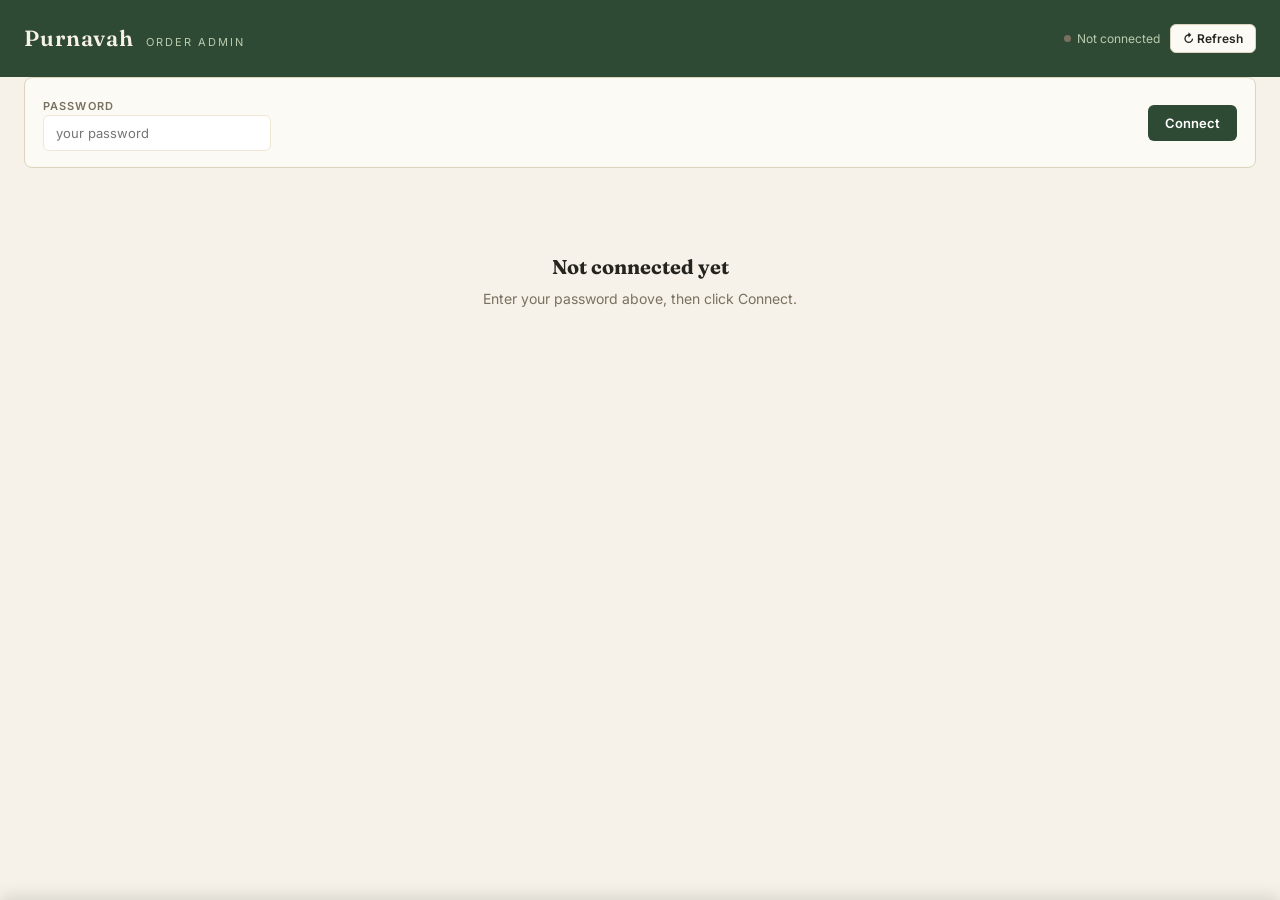
<file: admin.html>
<!DOCTYPE html>
<html lang="en">
<head>
<meta charset="UTF-8">
<meta name="viewport" content="width=device-width, initial-scale=1.0">
<title>Purnavah — Order Admin</title>
<link rel="stylesheet" href="admin-shell.css">
<link href="https://fonts.googleapis.com/css2?family=Fraunces:ital,opsz,wght@0,9..144,400;0,9..144,500;0,9..144,600;0,9..144,700;1,9..144,500&family=Inter:wght@400;500;600;700&display=swap" rel="stylesheet">
<style>
*,*::before,*::after{box-sizing:border-box;margin:0;padding:0}
:root{
  --ink:#26241E;
  --moss:#2F4A34;
  --moss-mid:#41613F;
  --moss-lt:#E7EEE1;
  --earth:#B9812E;
  --cream:#F6F2E9;
  --parchment:#EFE7D3;
  --rule:#DCD4BE;
  --stone:#79715F;
  --white:#FCFAF4;
  --red:#B14A3B;
  --red-lt:#F7E9E5;
  --amber:#8F631F;
  --amber-lt:#F6ECD8;
  --wa:#25D366;
}
html{scroll-behavior:smooth}
body{background:var(--cream);font-family:'Inter',sans-serif;color:var(--ink);font-size:14px;line-height:1.5;-webkit-font-smoothing:antialiased}

/* ── LAYOUT ── */
.app{max-width:1400px;margin:0 auto;padding:0 24px 80px}
.topbar{background:var(--moss);color:var(--cream);padding:22px 24px;margin-bottom:28px}
.topbar-inner{max-width:1400px;margin:0 auto;display:flex;align-items:center;justify-content:space-between;flex-wrap:wrap;gap:16px}
.brand{display:flex;align-items:baseline;gap:12px}
.brand-name{font-family:'Fraunces',serif;font-size:22px;font-weight:600;letter-spacing:.04em}
.brand-tag{font-size:11px;letter-spacing:.18em;text-transform:uppercase;color:#B9CBAE}
.topbar-actions{display:flex;gap:10px;align-items:center}
.conn-dot{width:7px;height:7px;border-radius:50%;background:var(--stone);display:inline-block;margin-right:6px}
.conn-dot.ok{background:var(--wa)}
.conn-dot.err{background:var(--red)}
.conn-status{font-size:12px;color:#B9CBAE;display:flex;align-items:center}
.nav-link{color:#B9CBAE;font-size:12.5px;font-weight:600;text-decoration:none;padding:6px 4px}
.nav-link:hover{color:var(--cream)}

/* ── KEY SETUP BAR ── */
.setup-bar{background:var(--white);border:1px solid var(--rule);border-radius:8px;padding:16px 18px;margin-bottom:24px;display:flex;gap:12px;align-items:center;flex-wrap:wrap}
.setup-bar input[type=text],.setup-bar input[type=password]{flex:1;min-width:220px;padding:9px 12px;border:1.5px solid var(--parchment);border-radius:6px;font-size:13px;font-family:'Inter',sans-serif}
.setup-bar label{font-size:11px;font-weight:600;letter-spacing:.1em;text-transform:uppercase;color:var(--stone)}

/* ── BUTTONS ── */
.btn{font-family:'Inter',sans-serif;font-size:13px;font-weight:600;padding:9px 16px;border-radius:6px;border:1.5px solid transparent;cursor:pointer;transition:all .12s;display:inline-flex;align-items:center;gap:6px;white-space:nowrap}
.btn-primary{background:var(--moss);color:#fff}
.btn-primary:hover{background:#2d4020}
.btn-secondary{background:var(--white);color:var(--ink);border-color:var(--rule)}
.btn-secondary:hover{border-color:var(--moss);color:var(--moss)}
.btn-wa{background:var(--wa);color:#fff}
.btn-wa:hover{background:#1ebe5d}
.btn-danger{background:var(--white);color:var(--red);border-color:var(--red)}
.btn-danger:hover{background:var(--red-lt)}
.btn-ghost{background:transparent;color:var(--stone);border-color:transparent;padding:6px 10px}
.btn-ghost:hover{color:var(--ink);background:var(--parchment)}
.btn:disabled{opacity:.5;cursor:not-allowed}
.btn-sm{font-size:12px;padding:6px 12px}

/* ── STATUS COUNT BAR ── */
.status-count-bar{display:flex;gap:8px;flex-wrap:wrap;margin-bottom:14px;align-items:center}
.status-count-chip{display:flex;align-items:center;gap:6px;padding:8px 14px;border-radius:20px;
  border:1.5px solid transparent;cursor:pointer;font-size:12.5px;font-weight:600;
  transition:all .12s;white-space:nowrap}
.status-count-chip.active{box-shadow:0 0 0 2px var(--ink)}
.status-count-chip .chip-num{font-family:'Fraunces',serif;font-size:16px;font-weight:600}
.status-count-chip.dup-chip{background:var(--amber-lt);color:var(--amber);border-color:var(--amber)}
.search-row{margin-bottom:18px}
.revenue-bar{display:flex;align-items:center;gap:8px;margin-bottom:16px;font-size:13px;color:var(--stone)}
.rev-num{font-family:'Fraunces',serif;font-size:20px;font-weight:600;color:var(--moss)}
.search-input{flex:1;min-width:200px;padding:9px 14px;border:1.5px solid var(--parchment);border-radius:20px;font-size:13px;font-family:'Inter',sans-serif;background:var(--white)}
.search-input:focus{outline:none;border-color:var(--moss)}

/* ── ORDER CARDS ── */
.order-list{display:flex;flex-direction:column;gap:14px}
.order-card{background:var(--white);border:1px solid var(--rule);border-radius:10px;overflow:hidden;transition:box-shadow .15s}
.order-card.dup-flag{border-color:var(--amber);box-shadow:0 0 0 1px var(--amber)}
.order-head{display:flex;align-items:center;justify-content:space-between;padding:16px 20px;cursor:pointer;gap:16px;flex-wrap:wrap}
.order-head:hover{background:#FEFDFB}
.order-id-block{display:flex;align-items:center;gap:14px;min-width:0}
.order-customer{font-family:'Fraunces',serif;font-size:17px;font-weight:600;color:var(--ink)}
.order-meta{font-size:12px;color:var(--stone);margin-top:2px}
.order-flags{display:flex;gap:6px;flex-wrap:wrap;margin-top:6px}
.flag{font-size:10.5px;font-weight:700;letter-spacing:.05em;text-transform:uppercase;padding:3px 8px;border-radius:4px}
.flag-dup{background:var(--amber-lt);color:var(--amber)}
.flag-coupon{background:var(--moss-lt);color:var(--moss)}
.order-right{display:flex;align-items:center;gap:18px}
.order-total-block{text-align:right}
.order-total{font-family:'Fraunces',serif;font-size:19px;font-weight:600;color:var(--moss)}
.order-total-orig{font-size:11.5px;color:var(--stone);text-decoration:line-through}
.chevron{font-size:18px;color:var(--stone);transition:transform .2s}
.order-card.expanded .chevron{transform:rotate(180deg)}

.order-body{max-height:0;overflow:hidden;transition:max-height .25s ease}
.order-card.expanded .order-body{max-height:3000px}
.order-body-inner{padding:0 20px 20px;border-top:1px solid var(--parchment)}

.body-grid{display:grid;grid-template-columns:1.15fr 1fr;gap:24px;margin-top:16px}
.body-grid>div{min-width:0}
@media(max-width:800px){.body-grid{grid-template-columns:1fr}}

/* Table gets its own scroll container — items-table's fixed-width qty/disc
   inputs give it a min-content width wider than a phone screen. Without this,
   the grid item's default min-width:auto lets that width blow out the whole
   .body-grid column (pushing the side panel's totals off-screen too), and
   order-card's overflow:hidden then clips the table with no way to scroll to
   the hidden columns. */
.table-scroll{overflow-x:auto;-webkit-overflow-scrolling:touch}
.items-table{width:100%;border-collapse:collapse;font-size:13px}
.items-table th{text-align:left;font-size:10.5px;font-weight:700;letter-spacing:.08em;text-transform:uppercase;color:var(--stone);padding:6px 6px;border-bottom:1.5px solid var(--rule)}
.items-table td{padding:6px;border-bottom:1px solid var(--parchment);vertical-align:middle}
.items-table td.num{text-align:right;font-variant-numeric:tabular-nums}
.item-name-oos{text-decoration:line-through;color:var(--stone)}
.qty-input{width:42px;padding:4px;border:1.5px solid var(--parchment);border-radius:5px;text-align:center;font-size:13px;font-family:'Inter',sans-serif}
.disc-input{width:60px;padding:4px;border:1.5px solid var(--parchment);border-radius:5px;text-align:center;font-size:13px;font-family:'Inter',sans-serif}
.mrp-input{width:70px;padding:4px;border:1.5px solid var(--parchment);border-radius:5px;text-align:center;font-size:13px;font-family:'Inter',sans-serif}
.oos-btn{font-size:11px;color:var(--red);background:none;border:1px solid var(--red);border-radius:4px;padding:3px 6px;cursor:pointer;white-space:nowrap}
.oos-btn.active{background:var(--red);color:#fff}
.oos-btn:hover{background:var(--red-lt)}
.oos-btn.active:hover{background:var(--red)}
.del-item-btn{background:none;border:none;color:var(--stone);cursor:pointer;font-size:14px;padding:2px 5px;border-radius:4px}
.del-item-btn:hover{color:var(--red);background:var(--red-lt)}

.side-panel{display:flex;flex-direction:column;gap:12px}
.panel-section{background:var(--parchment);border-radius:8px;padding:12px 14px}
.panel-label{font-size:10.5px;font-weight:700;letter-spacing:.1em;text-transform:uppercase;color:var(--stone);margin-bottom:8px}
.field-row{display:flex;gap:8px;align-items:center;margin-bottom:8px}
.field-row:last-child{margin-bottom:0}
.field-row label{font-size:12.5px;color:var(--stone);min-width:76px}
.field-row input,.field-row select{flex:1;padding:6px 8px;border:1.5px solid var(--rule);border-radius:5px;font-size:13px;font-family:'Inter',sans-serif;background:#fff}
.field-row > div{flex:1;font-size:13px;color:var(--ink)}
.totals-box{background:#fff;border:1px solid var(--rule);border-radius:6px;padding:10px 12px;font-size:13px}
.totals-row{display:flex;justify-content:space-between;padding:4px 0}
.totals-row.final{font-weight:700;font-size:15px;color:var(--moss);border-top:1px solid var(--parchment);margin-top:6px;padding-top:8px}
.contact-line{font-size:13px;color:var(--ink);line-height:1.7}
.contact-line strong{color:var(--stone);font-weight:600}
.notes-box{font-size:12.5px;color:var(--stone);font-style:italic;background:#fff;border-radius:6px;padding:10px 12px;border:1px solid var(--rule)}

.action-row{display:flex;gap:8px;flex-wrap:wrap;margin-top:14px}

.empty-state{text-align:center;padding:60px 20px;color:var(--stone)}
.empty-state h3{font-family:'Fraunces',serif;font-size:20px;color:var(--ink);margin-bottom:6px}

.toast{position:fixed;bottom:24px;right:24px;background:var(--ink);color:var(--cream);padding:14px 20px;border-radius:8px;font-size:13px;font-weight:500;box-shadow:0 8px 24px rgba(0,0,0,.2);z-index:100;opacity:0;transform:translateY(10px);transition:all .25s;pointer-events:none}
.toast.show{opacity:1;transform:translateY(0)}
.toast.error{background:var(--red)}

/* Same fixed-bottom-bar pattern as index.html's #stickybar — keeps "Update
   changes" reachable without scrolling back up/down through a long expanded
   order card. */
.sticky-update-bar{position:fixed;left:0;right:0;bottom:0;z-index:90;background:var(--amber-lt);border-top:1.5px solid var(--amber);color:var(--amber);padding:12px 24px calc(12px + env(safe-area-inset-bottom)) 24px;display:flex;justify-content:center;align-items:center;gap:16px;flex-wrap:wrap;box-shadow:0 -4px 16px rgba(0,0,0,.12);transform:translateY(100%);transition:transform .25s}
.sticky-update-bar.show{transform:translateY(0)}
.sticky-update-bar-label{font-size:13px;font-weight:600}

.spinner{width:14px;height:14px;border:2px solid rgba(255,255,255,.3);border-top-color:#fff;border-radius:50%;animation:spin .7s linear infinite;display:inline-block}
@keyframes spin{to{transform:rotate(360deg)}}

/* ── STATUS / LIFECYCLE ADDITIONS ── */
.status-pill{display:inline-flex;align-items:center;border-radius:99px;padding:3px 10px;font-size:11px;font-weight:700;letter-spacing:.04em}
.action-btn-group{display:flex;gap:6px;flex-wrap:wrap;margin-top:10px}
.disc-cell{font-size:11px;line-height:1.6;text-align:right}
.disc-orig{color:var(--stone)}
.disc-saved{color:var(--red)}
.disc-net{font-weight:600;color:var(--ink)}
.shipping-section,.payment-section{background:var(--parchment);border-radius:8px;padding:14px 16px;margin-top:14px}
.section-mini-label{font-size:10px;font-weight:700;letter-spacing:.12em;text-transform:uppercase;color:var(--stone);margin-bottom:10px}
.locked-note{font-size:11px;color:var(--stone);font-style:italic;margin-top:6px}
.dirty-banner{display:flex;justify-content:space-between;align-items:center;gap:12px;flex-wrap:wrap;background:var(--amber-lt);border:1px solid var(--amber);color:var(--amber);border-radius:8px;padding:10px 14px;margin-top:14px;font-size:13px;font-weight:600}
.field-hint{font-size:11px;color:var(--stone)}
.add-item-toggle{margin-bottom:12px}
.add-item-form{display:flex;gap:8px;align-items:center;flex-wrap:wrap;margin-top:10px;padding:12px;background:var(--moss-lt);border-radius:8px}
.add-item-form input{padding:7px 10px;border:1.5px solid var(--rule);border-radius:5px;font-size:13px;font-family:'Inter',sans-serif;background:#fff}
.add-item-form input[type=text]{flex:2;min-width:180px}
.add-item-form input[type=number]{width:70px}

/* ── CONFIRM MODAL (Phase 4) ── */
.modal-overlay{display:none;position:fixed;inset:0;background:rgba(28,27,23,.5);z-index:200;align-items:center;justify-content:center;padding:20px}
.modal-box{background:var(--white);border-radius:10px;max-width:560px;width:100%;max-height:85vh;overflow-y:auto;padding:22px 24px}
.modal-box h3{font-family:'Fraunces',serif;font-size:18px;font-weight:600;margin-bottom:14px}
.modal-box .totals-row{display:flex;justify-content:space-between;padding:5px 0}
.modal-box .totals-row.final{font-weight:700;font-size:14px;color:var(--moss);border-top:1px solid var(--parchment);margin-top:6px;padding-top:8px}
.modal-actions{display:flex;justify-content:flex-end;gap:8px;margin-top:16px}
.comms-choice-row{display:flex;gap:8px;flex-wrap:wrap;margin:12px 0}
.comms-choice{padding:7px 14px;border-radius:20px;border:1.5px solid var(--rule);background:var(--white);font-size:12.5px;font-weight:600;color:var(--stone);cursor:pointer}
.comms-choice.active{border-color:var(--moss);color:var(--moss);background:var(--moss-lt)}
.confirm-preview-row{display:flex;justify-content:space-between;padding:4px 0;font-size:13px}
</style>
</head>
<body>

<div class="topbar">
  <div class="topbar-inner">
    <div class="brand">
      <div class="brand-name">Purnavah</div>
      <div class="brand-tag">Order Admin</div>
    </div>
    <div class="topbar-actions">
      <span class="conn-status"><span class="conn-dot" id="connDot"></span><span id="connText">Not connected</span></span>
      <button class="btn btn-secondary btn-sm" onclick="loadOrders()">↻ Refresh</button>
    </div>
  </div>
</div>

<div class="app">

  <div class="setup-bar" id="setupBar">
    <div style="flex:1;min-width:180px">
      <label>Password</label><br>
      <input type="password" id="adminKey" placeholder="your password" value="" onkeydown="if(event.key==='Enter'){event.preventDefault();document.getElementById('connectBtn').click();}">
    </div>
    <button class="btn btn-primary" onclick="loadOrders()" id="connectBtn">Connect</button>
  </div>

  <!-- Multi-admin workflow — shows "Logged in as X (Role)" once whoAmI
       resolves at connect time. Read-only — real
       identity now comes from the password, not a self-picked dropdown (that
       old dropdown/"Assigned to" filter model is superseded, see
       MULTI_ADMIN_WORKFLOW_PLAN.md §13). -->
  <div class="setup-bar" id="identityBar" style="display:none;gap:10px;align-items:center"></div>

  <div class="status-count-bar" id="statusCountBar" style="display:none">
    <!-- rendered by renderStatusBar() -->
  </div>
  <div class="revenue-bar" id="revenueBar" style="display:none">
    <span id="statRevenue" class="rev-num">₹0</span>
    <span class="rev-label">total order value</span>
    <span style="margin:0 12px;color:var(--rule)">·</span>
    <span id="statDupCount" class="rev-label"></span>
  </div>
  <div class="search-row" id="searchRow" style="display:none">
    <input class="search-input" id="searchInput" placeholder="Search name, phone, or address…" oninput="render()">
    <button class="btn btn-ghost btn-sm" style="margin-top:8px" onclick="toggleVersionHistory()">
      <span id="versionHistoryToggleLabel">Show version history</span>
    </button>
  </div>

  <div id="listContainer">
    <div class="empty-state">
      <h3>Not connected yet</h3>
      <p>Enter your password above, then click Connect.</p>
    </div>
  </div>

</div>

<div class="toast" id="toast"></div>

<div class="sticky-update-bar" id="stickyUpdateBar">
  <span class="sticky-update-bar-label">⚠ Unsaved changes on this order</span>
  <button class="btn btn-secondary btn-sm" id="stickyDiscardBtn">Discard changes</button>
  <button class="btn btn-primary btn-sm" id="stickyUpdateBtn">Update changes</button>
</div>

<script src="invoice-shared.js"></script>

<div class="modal-overlay" id="confirmModalOverlay">
  <div class="modal-box">
    <h3>Confirm order</h3>
    <div id="confirmModalBody"></div>
    <div class="modal-actions" id="confirmModalActions"></div>
  </div>
</div>

<div class="modal-overlay" id="dirtyGuardOverlay">
  <div class="modal-box">
    <h3>Unsaved changes</h3>
    <p style="font-size:13.5px;color:var(--stone)">This order has changes that haven't been saved yet. What would you like to do?</p>
    <div class="modal-actions">
      <button class="btn btn-secondary btn-sm" onclick="closeDirtyGuard()">Keep editing</button>
      <button class="btn btn-danger btn-sm" onclick="dirtyGuardDiscard()">Discard changes</button>
      <button class="btn btn-primary btn-sm" onclick="dirtyGuardUpdate()">Update changes</button>
    </div>
  </div>
</div>

<script type="module">
import { callFn } from './supabase-client.js';
import { pageUrl } from './app-config.js';
import { initAdminPage, rememberAdmin, showAdminLogin } from './admin-shell.js';

// Multi-admin workflow (§13, promoted to prod 2026-09-22) — every admin
// action resolves the submitted password to an identity that scopes which
// orders this page even receives (Super Admin's own bucket here; the full
// cross-admin picture lives on the separate Super Admin page).

let CATALOG = [];        // full catalog (admin list) — used for price lookups on any item ever ordered
let CATALOG_ACTIVE = []; // Active=Y && Stock>0 subset — used for the "Add item" picker

// Hits the products Edge Function's "list" action (not the public catalog
// read) so pricing for items that have since gone inactive/out-of-stock
// still resolves correctly on old orders — the public read would drop them
// and break historical pricing.
async function loadCatalog() {
  try {
    const data = await callFn('products', 'list', authParam());
    if (data.status === 'ok') {
      CATALOG = data.data;
      CATALOG_ACTIVE = CATALOG.filter(p => String(p.active).trim().toUpperCase() === 'Y' && Number(p.totalStock) > 0);
    } else {
      console.warn('Catalog load failed', data.message);
    }
  } catch (e) {
    console.warn('Catalog load failed', e);
  }
}

// ─────────────────────────────────────────────
//  MULTI-ADMIN WORKFLOW — real per-admin password auth (§13). The backend
//  resolves the submitted password to an identity and scopes every
//  response/write to that admin's own orders server-side — this page never
//  picks an identity from a dropdown or filters anything client-side; it
//  just displays whatever the backend already scoped and shows who's
//  logged in.
// ─────────────────────────────────────────────

let CURRENT_ADMIN = null; // {adminId, name, role, whatsapp, upiVpa} — resolved once at Connect via admin-auth's whoAmI action

async function loadWhoAmI() {
  try {
    const data = await callFn('admin-auth', 'whoAmI', authParam());
    if (data.status === 'ok') { CURRENT_ADMIN = data.admin; rememberAdmin(apiKey(), CURRENT_ADMIN); }
    else { CURRENT_ADMIN = null; console.warn('whoAmI failed', data.message); }
  } catch (e) {
    CURRENT_ADMIN = null;
    console.warn('whoAmI failed', e);
  }
}

// Resolves the VPA to snapshot for a confirmed order / show on its invoice.
// Every order this page can even see already belongs to CURRENT_ADMIN (the
// backend only ever returns their own bucket — see doGet's "list" action) so
// this is simply their own UPI VPA, not a per-order lookup. Falls back to ''
// (meaning: buildUpiPayLink uses the company UPI_VPA) outside dev mode/
// before identity resolves.
function assignedAdminUpi(o) {
  if (!CURRENT_ADMIN) return '';
  return CURRENT_ADMIN.upiVpa || '';
}

// Resolves d.hub for buildInvoiceHtml (PER_HUB_INVENTORY_PLAN.md) — every
// order visible on this page already belongs to CURRENT_ADMIN's own bucket
// (see doGet's "list" scoping), so unlike invoices.html/orderAssignment.html
// (which see other hubs' orders too) no separate roster fetch is needed
// here. null for a legacy order with no resolvable assignee (blank
// Assigned To) — buildInvoiceHtml falls back to the hardcoded company block.
function resolveHubInfo(o) {
  if (!CURRENT_ADMIN || o.assignedTo !== CURRENT_ADMIN.adminId) return null;
  const a = CURRENT_ADMIN;
  return {
    name: a.hubName || a.name,
    companyName: a.companyName, address: a.companyAddress, gstin: a.gstin,
    email: a.companyEmail, website: a.companyWebsite, phone: a.companyPhone
  };
}

function renderIdentityBar() {
  const bar = document.getElementById('identityBar');
  if (!bar) return;
  if (!CURRENT_ADMIN) { bar.style.display = 'none'; return; }
  bar.style.display = 'flex';
  bar.innerHTML = `<span style="font-size:12.5px;color:var(--stone)">Logged in as <strong>${escapeHtml(CURRENT_ADMIN.name)}</strong>${CURRENT_ADMIN.role === 'Super Admin' ? ' (Super Admin)' : ''}</span>`;
}

// Resolve a catalog product for an order's item name, preferring the
// immutable Product ID captured at confirm time (o.productIdMap, from the
// sheet's "Product IDs JSON") over a waKey text match. A product's Display
// Name/Pack Size can be edited at any time in products.html, which silently
// breaks name-based matching for every order that referenced it before the
// edit — Product ID never changes, so it survives renames. Falls back to a
// plain waKey match for orders that predate Product ID capture (never
// confirmed yet, or confirmed before this column existed).
function findCatalogProduct(o, name) {
  const pid = o && o.productIdMap && o.productIdMap[name];
  if (pid) {
    const byId = CATALOG.find(c => c.productId === pid);
    if (byId) return byId;
  }
  return CATALOG.find(c => c.waKey === name);
}

function unitPrice(o, waKey) {
  const ed = getEdit(o);
  if (ed.itemPriceOverrides[waKey] !== undefined) return Number(ed.itemPriceOverrides[waKey]);
  const p = findCatalogProduct(o, waKey);
  return p ? Number(p.mrp) : null; // unknown item — flagged in UI, never silently priced as 0
}

function productId(o, waKey) {
  const p = findCatalogProduct(o, waKey);
  return p ? p.productId : null;
}

// Packing checklist (added 2026-08-11) — standalone from computeOrderTotals()/
// getEdit(), deliberately. downloadPackingChecklist() always calls this
// against a *freshly re-fetched* raw order (not the locally-cached `orders`
// entry), so the checklist a warehouse employee prints always matches what's
// actually saved on the sheet right now — never this tab's in-progress
// unsaved edits, and never a stale snapshot if another session touched the
// same order since Connect. findCatalogProduct() only needs o.productIdMap
// (a plain field on the fetched order), so it's safe to call here without
// going through getEdit()/editState at all. No pricing/MRP/discount/GST
// anywhere in the output — see buildPackingChecklistHtml (invoice-shared.js).
function computeChecklistData(o) {
  const items = [];
  let totalQty = 0, estWeight = 0;
  Object.entries(o.items || {}).forEach(([name, qty]) => {
    if (qty <= 0) return;
    items.push({ name, qty });
    totalQty += qty;
    const product = findCatalogProduct(o, name);
    if (product) estWeight += qty * (Number(product.weightKg) || 0);
  });
  return {
    orderLabel: o.gaplOrderId || (o.orderRef || '').slice(0, 8) || ('Row ' + o.rowIndex),
    customerName: o.customerName || '',
    phone: o.phone || '',
    address: o.address || '',
    pincode: o.pincode || '',
    notes: o.notes || '',
    items, totalQty,
    estWeight: Math.round(estWeight * 100) / 100
  };
}

// Re-fetches the full order list (there's no single-order GET endpoint) and
// picks out this one order by Order Ref (stable across row shifts, same
// precedent as findCatalogProduct's Product ID matching) so the checklist is
// always built from what's live on the sheet, per the "always fetch the
// latest order details" requirement — not from `orders`/`editState`, which
// can be stale or hold this tab's own unsaved edits.
async function downloadPackingChecklist(btn, rowIndex) {
  const existing = orders.find(x => x.rowIndex === rowIndex);
  if (!existing) return;
  const key = apiKey();
  if (!key) { toast('Connect first', true); return; }

  await withButtonLoading(btn, 'Loading…', async () => {
    // Open synchronously so the browser doesn't treat it as a blocked popup
    // once we start awaiting the fetch below (same pattern as generateInvoice).
    const win = window.open('', '_blank');
    if (win) win.document.write('<p style="font-family:sans-serif;padding:40px;color:#555">Loading latest order details…</p>');

    try {
      const data = await callFn('orders', 'list', authParam());
      if (data.status !== 'ok') throw new Error(data.message || 'Could not load latest order data');
      const fresh = data.data.find(x => (existing.orderRef && x.orderRef === existing.orderRef) || x.rowIndex === rowIndex);
      if (!fresh) throw new Error('Order not found — it may have been deleted or moved');

      const html = buildPackingChecklistHtml(computeChecklistData(fresh));
      if (win) { win.document.open(); win.document.write(html); win.document.close(); }
    } catch (err) {
      toast('Could not build packing checklist: ' + err.message, true);
      if (win) win.close();
    }
  });
}

// Pincode → State lookup, based on the first 2 digits of the postal circle.
// Source: standard India Post PIN allocation (stable since 1972).
const PINCODE_PREFIX_STATE = {
  11:"Delhi", 12:"Haryana", 13:"Haryana", 14:"Punjab", 15:"Punjab", 16:"Punjab",
  17:"Himachal Pradesh", 18:"Jammu and Kashmir", 19:"Jammu and Kashmir",
  20:"Uttar Pradesh", 21:"Uttar Pradesh", 22:"Uttar Pradesh", 23:"Uttar Pradesh",
  24:"Uttar Pradesh", 25:"Uttar Pradesh", 26:"Uttar Pradesh", 27:"Uttar Pradesh", 28:"Uttar Pradesh",
  30:"Rajasthan", 31:"Rajasthan", 32:"Rajasthan", 33:"Rajasthan", 34:"Rajasthan",
  36:"Gujarat", 37:"Gujarat", 38:"Gujarat", 39:"Gujarat",
  40:"Maharashtra", 41:"Maharashtra", 42:"Maharashtra", 43:"Maharashtra", 44:"Maharashtra",
  45:"Madhya Pradesh", 46:"Madhya Pradesh", 47:"Madhya Pradesh", 48:"Madhya Pradesh",
  49:"Chhattisgarh",
  50:"Telangana", 51:"Andhra Pradesh", 52:"Andhra Pradesh", 53:"Andhra Pradesh",
  56:"Karnataka", 57:"Karnataka", 58:"Karnataka", 59:"Karnataka",
  60:"Tamil Nadu", 61:"Tamil Nadu", 62:"Tamil Nadu", 63:"Tamil Nadu", 64:"Tamil Nadu",
  67:"Kerala", 68:"Kerala", 69:"Kerala",
  70:"West Bengal", 71:"West Bengal", 72:"West Bengal", 73:"West Bengal", 74:"West Bengal",
  75:"Odisha", 76:"Odisha", 77:"Odisha",
  78:"Assam",
  79:"North-East India", // Arunachal/Meghalaya/Manipur/Mizoram/Nagaland/Tripura share this prefix
  80:"Bihar", 81:"Bihar", 82:"Bihar", 83:"Jharkhand", 84:"Bihar", 85:"Bihar"
};

function stateFromPincode(pincode) {
  if (!pincode || pincode.length < 3) return "";
  const p3 = parseInt(pincode.substring(0,3), 10);
  const p2 = parseInt(pincode.substring(0,2), 10);
  if (p3 === 403) return "Goa"; // sits inside the 40x Maharashtra block
  return PINCODE_PREFIX_STATE[p2] || "";
}

// ── Order & invoice lifecycle config ──────────────────────────────
// 5-stage fulfillment workflow (2026-07-09) — replaces the earlier
// New/Confirmed/Packed/Shipped/Delivered/Paid model. Payment no longer gates
// fulfillment: it's tracked as a sub-state (PAYMENT_STATES) under "Invoiced",
// independent of Packed & Shipped / Delivered.
const ORDER_STATUSES = {
  New:                { color:'#1D4ED8', bg:'#DBEAFE', label:'New',               next:['Confirmed','Cancelled'] },
  Confirmed:          { color:'#166534', bg:'#DCFCE7', label:'Confirmed',         next:['Invoiced'] },
  Invoiced:           { color:'#7C3AED', bg:'#EDE9FE', label:'Invoiced',          next:['Packed & Shipped'] },
  'Packed & Shipped':  { color:'#B9812E', bg:'#EFE7D3', label:'Packed & Shipped',  next:['Delivered'] },
  Delivered:          { color:'#14532D', bg:'#F0FDF4', label:'Delivered',         next:[] },
  Cancelled:          { color:'#B14A3B', bg:'#FEE2E2', label:'Cancelled',         next:[] },
  // Legacy display only — "Update order" no longer creates versioned rows
  // marked Revised (removed per user request; it now edits in place). Kept
  // here only so any already-existing Revised row from before that change
  // still renders sensibly (locked, muted) until deleteRevisedOrderRows_()
  // cleans it up.
  Revised:            { color:'#79715F', bg:'#EFE7D3', label:'Revised (superseded)', next:[] }
};

// Payment sub-states, shown only once an order has been invoiced (o.invoiceNo set).
const PAYMENT_STATES = {
  Unpaid:           { color:'#8F631F', bg:'#F6ECD8', label:'Unpaid' },
  Paid:             { color:'#FCFAF4', bg:'#14532D', label:'Paid' },
  'Partially Paid': { color:'#8F631F', bg:'#F6ECD8', label:'Partially Paid' },
  Overdue:          { color:'#B14A3B', bg:'#FEF3C7', label:'Overdue' }
};

const STATUS_ACTION_LABELS = {
  Confirmed:          'Confirm order',
  Invoiced:           'Generate & send invoice',
  'Packed & Shipped':  'Mark packed & shipped',
  Delivered:          'Mark delivered',
  Cancelled:          'Cancel order'
};

const LOCKED_STATUSES = ['Packed & Shipped', 'Delivered', 'Cancelled', 'Revised'];

// Shipping policy — mirrors index.html's FREE_DELIVERY_THRESHOLD/DELIVERY_CHARGE.
// Free above the threshold, flat fee below it, checked against the live
// recalculated item subtotal (tax-inclusive MRP) — but admin.html additionally
// lets an admin override the computed default per order (see
// effectiveFreeShipping/the "Free Shipping Override" sheet column).
const FREE_SHIPPING_THRESHOLD = 2890;
const SHIPPING_CHARGE = 199;

// Every non-product column name on the Orders sheet (mirrors FIXED_COLS +
// ADMIN_COLS in orders_code.gs). At least one live order was found with a
// stray "Coupon Discount %" key sitting in its persisted Item Discounts
// JSON as if it were a product name, and an adminNotes entry showing it had
// been removed via the same "✕ Remove item" control used for real product
// rows — the exact code path that let that happen couldn't be pinned down,
// so this is a defensive backstop: even if `o.items`/`ed.items` ever picks
// up a non-product key again, it can never render as a fake item row here.
const NON_PRODUCT_COLUMNS = new Set([
  'Status', 'Timestamp', 'Order Ref', 'GAPL Order ID', 'Version',
  'Customer Name', 'Phone', 'Email', 'Pincode', 'State', 'Address', 'Notes',
  'Order Total',
  'Discount %', 'Discount Amount', 'Final Total',
  'Coupon Code', 'Coupon Discount %', 'Delivery Charge', 'Same Day Delivery Charge',
  'Courier', 'AWB No', 'Shipped Date', 'Expected Delivery', 'Delivered Date',
  'Admin Notes', 'Total Qty', 'Est. Weight (kg)', 'Stock Decremented',
  'Product IDs JSON', 'Item Discounts JSON', 'Item Price Overrides JSON',
  'Free Shipping Override', 'Client Order ID', 'Last Updated'
]);

// Payment sub-state — Unpaid/Paid/Partially Paid come straight from the
// sheet's Invoice Status column; Overdue is computed (>15 days unpaid/
// partially-paid since Invoice Date), same rule the old invoice-status
// lifecycle used.
function computePaymentState(o) {
  const raw = o.invoiceNo
    ? (getOrderBalanceDue(o) <= 0 ? 'Paid' : (o.amountPaid > 0 ? 'Partially Paid' : 'Unpaid'))
    : 'Unpaid';
  if (raw !== 'Paid' && o.invoiceDate) {
    const issued = parseDate_(o.invoiceDate); // dd/MM/yyyy
    const due = new Date(issued.getTime() + 15 * 24 * 60 * 60 * 1000);
    if (new Date() > due) return 'Overdue';
  }
  return raw;
}

function parseDate_(str) {
  if (!str) return new Date();
  const [d, m, y] = str.split('/');
  return new Date(+y, +m - 1, +d);
}

// Parses the Orders sheet's "dd/MM/yyyy" or "dd/MM/yyyy HH:mm:ss" strings
// (Timestamp/Last Updated) into a real Date for sort comparisons.
function parseTimestamp_(str) {
  if (!str) return null;
  const m = String(str).trim().match(/^(\d{1,2})\/(\d{1,2})\/(\d{4})(?:\s+(\d{1,2}):(\d{2}):(\d{2}))?$/);
  if (!m) return null;
  const [, d, mo, y, h, mi, s] = m;
  return new Date(+y, +mo - 1, +d, +(h || 0), +(mi || 0), +(s || 0));
}

// Sort key for the order list (Issue: order by creation/update date desc) —
// "Last Updated" is only stamped once an admin action touches the row, so a
// never-touched order falls back to its creation Timestamp.
function orderSortKey(o) {
  const t = parseTimestamp_(o.lastUpdated) || parseTimestamp_(o.timestamp);
  return t ? t.getTime() : 0;
}

function todayDDMMYYYY() {
  const d = new Date();
  const pad = n => String(n).padStart(2, '0');
  return `${pad(d.getDate())}/${pad(d.getMonth() + 1)}/${d.getFullYear()}`;
}

function todayIso() {
  return new Date().toISOString().slice(0, 10);
}

function isoToDDMMYYYY(iso) {
  if (!iso) return '';
  const [y, m, d] = iso.split('-');
  return `${d}/${m}/${y}`;
}

function ddmmyyyyToIso(str) {
  if (!str) return '';
  const [d, m, y] = str.split('/');
  if (!d || !m || !y) return '';
  return `${y}-${m.padStart(2,'0')}-${d.padStart(2,'0')}`;
}

function getStatusCfg(o) {
  const ed = getEdit(o);
  const status = ed.status || o.status || 'New';
  const orderCfg = ORDER_STATUSES[status] || ORDER_STATUSES.New;
  // Payment sub-state only means anything once an invoice exists.
  const payStatus = o.invoiceNo ? computePaymentState(o) : '';
  const payCfg = payStatus ? PAYMENT_STATES[payStatus] : null;
  return { status, orderCfg, payStatus, payCfg };
}

let orders = [];
let currentFilter = 'New';
let expandedRow = null;
let editState = {}; // rowIndex -> edit state (see getEdit)
let savedState = {}; // rowIndex -> JSON snapshot of editState at last successful save (see isDirty)
let showVersionHistory = false; // Issue 5/E — default view collapses to latest Version per Order Ref

function toggleVersionHistory() {
  showVersionHistory = !showVersionHistory;
  const label = document.getElementById('versionHistoryToggleLabel');
  if (label) label.textContent = showVersionHistory ? 'Hide version history' : 'Show version history';
  render();
}

function toast(msg, isError) {
  const t = document.getElementById('toast');
  t.textContent = msg;
  t.className = 'toast show' + (isError ? ' error' : '');
  setTimeout(() => t.className = 'toast', 2600);
}

// Disables `btn` and swaps in the same .spinner used by the Connect button
// (see loadOrdersConfirmed) for the duration of `fn`, so a double-click can't
// fire the same request twice. `btn` may be null for actions triggered from
// a modal that's already closed by the time the request goes out — those
// just run `fn` with no visual treatment.
async function withButtonLoading(btn, loadingLabel, fn) {
  if (!btn) return fn();
  const original = btn.innerHTML;
  btn.disabled = true;
  btn.innerHTML = `<span class="spinner"></span> ${loadingLabel}`;
  try {
    return await fn();
  } finally {
    btn.disabled = false;
    btn.innerHTML = original;
  }
}

function apiKey() {
  return document.getElementById('adminKey').value.trim();
}
function authParam() {
  return { password: apiKey() };
}

// Public entry point (Connect / ↻ Refresh buttons) — guarded, since the real
// body below unconditionally wipes editState, which would otherwise silently
// discard an in-progress, unsaved edit on whichever order is expanded.
async function loadOrders() {
  if (expandedRow !== null && requestLeave(expandedRow, () => loadOrdersConfirmed())) return;
  await loadOrdersConfirmed();
}

async function loadOrdersConfirmed() {
  const key = apiKey();
  if (!key) { toast('Enter your password', true); return; }

  document.getElementById('connectBtn').innerHTML = '<span class="spinner"></span> Connecting';
  document.getElementById('connectBtn').disabled = true;
  document.getElementById('connDot').className = 'conn-dot';
  document.getElementById('connText').textContent = 'Connecting…';

  try {
    const [data] = await Promise.all([
      callFn('orders', 'list', authParam()),
      loadCatalog(),
      loadWhoAmI()
    ]);
    if (data.status !== 'ok') throw new Error(data.message || 'Unknown error');

    orders = data.data.map(o => {
      const fromSheet = !!(o.state && o.state.trim() && o.state.trim() !== '0');
      return {
        ...o,
        _dup: false,
        state: fromSheet ? o.state.trim() : stateFromPincode(o.pincode),
        _stateDerived: !fromSheet
      };
    });
    // Most-recently touched order first — falls back to creation Timestamp
    // for a row "Last Updated" has never stamped (nothing admin-side has
    // touched it since this column shipped).
    orders.sort((a, b) => orderSortKey(b) - orderSortKey(a));
    flagDuplicates();
    editState = {};

    document.getElementById('connDot').className = 'conn-dot ok';
    document.getElementById('connText').textContent = `Connected · ${orders.length} orders`;
    document.getElementById('statusCountBar').style.display = 'flex';
    document.getElementById('revenueBar').style.display = 'flex';
    document.getElementById('searchRow').style.display = 'block';
    if (CATALOG.length === 0) toast('Orders loaded, but catalog failed to load — pricing may show "no price set"', true);
    else toast('Orders loaded');
    renderIdentityBar();
    render();
    jumpToDeepLinkOrder();
  } catch (err) {
    document.getElementById('connDot').className = 'conn-dot err';
    document.getElementById('connText').textContent = 'Connection failed';
    showAdminLogin();
    toast('Failed to load: ' + err.message + ' — check the password matches.', true);
    document.getElementById('listContainer').innerHTML = `
      <div class="empty-state">
        <h3>Couldn't connect</h3>
        <p>${err.message}</p>
        <p style="margin-top:10px;font-size:12px">Make sure the password matches an active row in td_admins.</p>
      </div>`;
  } finally {
    document.getElementById('connectBtn').innerHTML = 'Connect';
    document.getElementById('connectBtn').disabled = false;
  }
}

// Same customer + same day dedup, based on phone number (strongest signal).
// Excludes rows that only share the same Order Ref (Issue E) — those are
// version-history snapshots of one order, not separate duplicate orders.
function flagDuplicates() {
  const byPhoneDay = {};
  orders.forEach(o => {
    const day = (o.timestamp || '').split(' ')[0]; // dd/MM/yyyy part
    const k = o.phone + '|' + day;
    if (!byPhoneDay[k]) byPhoneDay[k] = [];
    byPhoneDay[k].push(o);
  });
  Object.values(byPhoneDay).forEach(group => {
    if (group.length <= 1) return;
    const distinctRefs = new Set(group.map(o => o.orderRef || ('__row_' + o.rowIndex)));
    if (distinctRefs.size > 1) group.forEach(o => o._dup = true);
  });
}

// Version-history rows share an Order Ref (Issue 5/E) — collapse down to
// just the highest-Version row per Order Ref for the default list view.
// Rows without an Order Ref (legacy, pre-dating the feature) are never
// grouped with anything else.
function latestVersionsOnly(list) {
  const byRef = {};
  list.forEach(o => {
    const key = o.orderRef || ('__row_' + o.rowIndex);
    if (!byRef[key] || (o.version || 1) > (byRef[key].version || 1)) byRef[key] = o;
  });
  return Object.values(byRef);
}

function setFilter(f) {
  currentFilter = f;
  render();
}

// Multi-admin workflow (DEV-only). Assignment/reassignment (the "Assign
// to…" control + its WhatsApp notification) has moved entirely to the new
// dedicated Super Admin page (§13) — this page is per-admin-scoped now, so
// there's nothing left to assign from here, not even for Super Admin (they
// use the new page for that, and this page only for their own bucket).

// Dirty-check (unsaved-changes) tracking — a JSON snapshot of just the
// fields that "Update order" actually persists (item qty/discounts/price
// overrides/OOS/deleted, the blended discount %, shipping fields, and the
// free-shipping override). Fields that save immediately elsewhere (Status
// via changeStatus, item adds via confirmAddItem) or that are pure UI state
// (showAddItem) are deliberately excluded — they're never "unsaved."
// Returns a plain object (not pre-stringified) so a caller that only just
// persisted ONE field (changeStatus's Shipped Date, below) can patch that
// single key on the saved baseline instead of having to resync the whole
// snapshot — which would wrongly clear the dirty flag on other fields that
// are still only sitting in the edit buffer, unsaved.
function editSnapshot(ed) {
  return {
    items: { ...ed.items },
    itemDiscounts: { ...ed.itemDiscounts },
    itemPriceOverrides: { ...ed.itemPriceOverrides },
    oos: Array.from(ed.oos).sort(),
    deleted: Array.from(ed.deleted).sort(),
    discountPct: ed.discountPct,
    courier: ed.courier, awbNo: ed.awbNo,
    shippedDate: ed.shippedDate, expectedDelivery: ed.expectedDelivery,
    freeShippingOverride: ed.freeShippingOverride || ''
  };
}

function isDirty(o) {
  const ed = getEdit(o);
  const saved = savedState[o.rowIndex];
  return saved !== undefined && JSON.stringify(editSnapshot(ed)) !== JSON.stringify(saved);
}

// Call after any successful save that persists every ed-tracked field at once
// (Update order, Generate invoice) so isDirty() stops flagging what's now
// actually saved. A save that only persists one field (changeStatus's
// Shipped Date) patches savedState directly instead — see there.
function syncSavedState(o) {
  savedState[o.rowIndex] = editSnapshot(getEdit(o));
}

// "Discard changes" — drop the whole edit buffer so the next getEdit() call
// re-seeds fresh from the last-loaded order data (which is exactly what a
// discard should show).
function discardChanges(rowIndex) {
  delete editState[rowIndex];
  delete savedState[rowIndex];
  render();
  reExpand(rowIndex);
}

function getEdit(o) {
  if (!editState[o.rowIndex]) {
    // Seed per-item discounts from what's actually persisted per line (Issue 1
    // Phase 1) — falls back to the order-level aggregate only for legacy rows
    // saved before Item Discounts JSON existed.
    // A self-applied coupon (o.couponDiscountPct) is used as the default
    // discount when nothing's been persisted yet — admin.html's Discount %
    // field still overrides it same as any manual discount, this just means
    // the customer's coupon doesn't need to be manually re-typed by hand.
    // o.discountPct is null when never explicitly saved, vs. a real number
    // (including 0) once an admin has saved it — a `||` chain would treat an
    // explicit "0%" override the same as "never set" and silently reinstate
    // the coupon discount on the next reload, which is exactly the bug this
    // distinguishes against (Issue 9).
    const defaultPct = (o.discountPct !== null && o.discountPct !== undefined) ? o.discountPct : (o.couponDiscountPct || 0);
    const itemDiscounts = {};
    Object.keys(o.items).forEach(name => {
      const persisted = o.itemDiscounts ? o.itemDiscounts[name] : undefined;
      itemDiscounts[name] = persisted !== undefined ? persisted : defaultPct;
    });
    editState[o.rowIndex] = {
      discountPct: defaultPct,
      items: { ...o.items },
      itemDiscounts,
      // Per-order price override (e.g. giving one item free) — unlike
      // itemDiscounts, there's no default to fall back to here: a missing
      // key just means "use the catalog MRP," so this only ever holds
      // explicitly-persisted or explicitly-typed overrides.
      itemPriceOverrides: { ...(o.itemPriceOverrides || {}) },
      oos: new Set(),
      deleted: new Set(),
      status: o.status || 'New',
      courier: o.courier || '',
      awbNo: o.awbNo || '',
      shippedDate: o.shippedDate || '',
      expectedDelivery: o.expectedDelivery || '',
      adminNotes: o.adminNotes || '',
      // "Y"/"N" if the admin has ever explicitly set this order's shipping
      // one way or the other (persisted) — blank means "no override yet,"
      // in which case effectiveFreeShipping() computes it live from the
      // current subtotal instead.
      freeShippingOverride: (o.freeShippingOverride === 'Y' || o.freeShippingOverride === 'N') ? o.freeShippingOverride : '',
      showAddItem: false
    };
    savedState[o.rowIndex] = editSnapshot(editState[o.rowIndex]);
  }
  return editState[o.rowIndex];
}

function render() {
  const container = document.getElementById('listContainer');
  const search = document.getElementById('searchInput')?.value.toLowerCase() || '';

  // Default view groups version-history rows down to one card per Order Ref
  // (Issue 5/E) — "Show history" reveals every version as its own card.
  const base = showVersionHistory ? orders : latestVersionsOnly(orders);

  let filtered = base.filter(o => {
    if (currentFilter === 'dup' && !o._dup) return false;
    if (currentFilter !== 'all' && currentFilter !== 'dup' && (o.status || 'New') !== currentFilter) return false;
    if (search) {
      const hay = (o.customerName + ' ' + o.phone + ' ' + o.address).toLowerCase();
      if (!hay.includes(search)) return false;
    }
    // Multi-admin workflow (DEV-only) — visibility is now enforced entirely
    // server-side (§13): the backend's "list" action only ever returns
    // orders belonging to whoever's password authenticated, so there's
    // nothing left to filter client-side here.
    return true;
  });

  renderStatusBar();
  updateStickyUpdateBar();

  if (filtered.length === 0) {
    container.innerHTML = `<div class="empty-state"><h3>No orders match</h3><p>Try a different filter or search term.</p></div>`;
    return;
  }

  container.innerHTML = `<div class="order-list">${filtered.map(renderCard).join('')}</div>`;
}

// Fixed-bottom-bar echo of the per-card dirty-banner (renderBody) — reachable
// without scrolling back up/down through a long expanded order card, same
// pattern as index.html's #stickybar. The dirty guard (requestLeave) already
// blocks switching to/editing a second order while one has unsaved changes,
// so at most one order is ever dirty at a time in practice.
function updateStickyUpdateBar() {
  const bar = document.getElementById('stickyUpdateBar');
  if (!bar) return;
  const dirtyOrder = orders.find(isDirty);
  if (!dirtyOrder) { bar.classList.remove('show'); return; }
  bar.classList.add('show');
  document.getElementById('stickyDiscardBtn').onclick = () => discardChanges(dirtyOrder.rowIndex);
  document.getElementById('stickyUpdateBtn').onclick = (e) => updateOrderVersion(e.currentTarget, dirtyOrder.rowIndex);
}

function renderStatusBar() {
  const bar = document.getElementById('statusCountBar');
  const revBar = document.getElementById('revenueBar');
  if (!bar) return;

  // Stats always reflect one row per order (latest version) regardless of
  // the history toggle — old versions aren't separate live orders, so they
  // shouldn't double-count status/revenue.
  const latest = latestVersionsOnly(orders);

  // "Revised" never legitimately appears on a latest-version row (it's set
  // only on rows a newer version has superseded), so it's excluded from the
  // filter chips here — showing a permanent "0 Revised" chip would just be
  // noise. It's still a valid ORDER_STATUSES entry for card color/label
  // when a Revised row is shown via "Show version history".
  const counts = {};
  Object.keys(ORDER_STATUSES).filter(s => s !== 'Revised').forEach(s => counts[s] = 0);
  latest.forEach(o => { const s = o.status || 'New'; if (counts[s] !== undefined) counts[s]++; });
  const dupCount = latest.filter(o => o._dup).length;
  // Cancelled orders never happened commercially — excluded from the total
  // order value shown here (Revised is defensive; latestVersionsOnly()
  // should never surface one, but it's not real order value either).
  const revenue = latest
    .filter(o => o.status !== 'Cancelled' && o.status !== 'Revised')
    .reduce((s, o) => s + amountDue(o), 0);

  bar.innerHTML = Object.entries(counts).map(([status, count]) => {
    const cfg = ORDER_STATUSES[status];
    const isActive = currentFilter === status;
    return `<div class="status-count-chip ${isActive ? 'active' : ''}"
      style="background:${cfg.bg};color:${cfg.color};border-color:${isActive ? cfg.color : 'transparent'}"
      onclick="setFilter('${status}')">
      <span class="chip-num">${count}</span>
      <span>${cfg.label}</span>
    </div>`;
  }).join('') +
  `<div class="status-count-chip ${currentFilter === 'all' ? 'active' : ''}"
     style="background:var(--parchment);color:var(--stone);border-color:var(--rule)"
     onclick="setFilter('all')">
     <span class="chip-num">${latest.length}</span><span>All</span></div>` +
  (dupCount > 0 ? `<div class="status-count-chip dup-chip ${currentFilter === 'dup' ? 'active' : ''}"
     onclick="setFilter('dup')">
     <span class="chip-num">⚠ ${dupCount}</span><span>Duplicates</span></div>` : '');

  document.getElementById('statRevenue').textContent = '₹' + revenue.toLocaleString('en-IN');
  document.getElementById('statDupCount').textContent = dupCount > 0 ? `${dupCount} possible duplicate${dupCount > 1 ? 's' : ''}` : '';
}

function renderCard(o) {
  const isExpanded = expandedRow === o.rowIndex;
  const itemCount = Object.keys(o.items).length;
  const { orderCfg, payCfg } = getStatusCfg(o);
  const shippingCharge = o.invoiceNo ? getOrderShippingCharge(o) : orderShippingCharge(o, computeOrderTotals(o));

  return `
  <div class="order-card ${o._dup ? 'dup-flag' : ''} ${isExpanded ? 'expanded' : ''}" id="card-${o.rowIndex}">
    <div class="order-head" onclick="toggleCard('${o.rowIndex}')">
      <div class="order-id-block">
        <div>
          <div class="order-customer">${escapeHtml(o.customerName || '(no name)')}</div>
          <div class="order-meta">${o.phone} · ${itemCount} item${itemCount !== 1 ? 's' : ''}${o.version > 1 ? ` · v${o.version}` : ''}</div>
          <div class="order-flags">
            ${o._dup ? '<span class="flag flag-dup">⚠ Possible duplicate</span>' : ''}
            ${o.couponCode ? `<span class="flag flag-coupon">🏷 ${escapeHtml(o.couponCode)} (${o.couponDiscountPct}%)</span>` : ''}
            <span class="status-pill" style="background:${orderCfg.bg};color:${orderCfg.color}">${orderCfg.label}</span>
            ${payCfg ? `<span class="status-pill" style="background:${payCfg.bg};color:${payCfg.color}">${payCfg.label}</span>` : ''}
          </div>
        </div>
      </div>
      <div class="order-right">
        <div class="order-total-block">
          <div class="order-total">₹${amountDue(o).toLocaleString('en-IN')}</div>
          ${shippingCharge > 0 ? `<div style="font-size:11px;color:var(--stone)">Includes ₹${shippingCharge.toLocaleString('en-IN')} shipping</div>` : ''}
          ${o.orderTotal && Math.round(amountDue(o)) !== Math.round(o.orderTotal) ? `<div class="order-total-orig">₹${o.orderTotal.toLocaleString('en-IN')}</div>` : ''}
        </div>
        <div class="chevron">⌄</div>
      </div>
    </div>
    <div class="order-body">
      <div class="order-body-inner">
        ${renderBody(o)}
      </div>
    </div>
  </div>`;
}

function renderBody(o) {
  const ed = getEdit(o);
  const { status } = getStatusCfg(o);
  const isLocked = LOCKED_STATUSES.includes(status);
  const canEditItems = ['New','Confirmed','Invoiced'].includes(status) && !isLocked;
  // Union of o.items (server-confirmed) and ed.items (edit buffer) — a newly
  // added item lives only in ed.items until the addItemToOrder call resolves,
  // so keying off o.items alone would hide it from the table until then.
  const itemNames = Object.keys(o.items);
  Object.keys(ed.items).forEach(name => { if (!itemNames.includes(name)) itemNames.push(name); });
  const items = itemNames
    .filter(name => !ed.deleted.has(name) && !NON_PRODUCT_COLUMNS.has(name))
    .map(name => [name, o.items[name] || 0]);

  const itemsRows = items.map(([name, qty]) => {
    const isOos = ed.oos.has(name);
    const currentQty = ed.items[name] !== undefined ? ed.items[name] : qty;
    const price = unitPrice(o, name);
    const catalogProduct = findCatalogProduct(o, name);
    const catalogPrice = catalogProduct ? Number(catalogProduct.mrp) : null;
    const isOverridden = ed.itemPriceOverrides[name] !== undefined && catalogPrice !== null && ed.itemPriceOverrides[name] !== catalogPrice;
    const discPct = ed.itemDiscounts[name] || 0;
    const lineGross = (price !== null && !isOos) ? price * currentQty : null;
    const discAmt = lineGross !== null ? Math.round(lineGross * discPct) / 100 : null;
    const lineNet = lineGross !== null ? lineGross - discAmt : null;
    const rowLocked = isLocked || isOos;

    return `
      <tr>
        <td class="${isOos ? 'item-name-oos' : ''}">${escapeHtml(name)}${price === null ? ' <span style="color:var(--red);font-size:11px">(no price set)</span>' : ''}</td>
        <td class="num">
          <input type="number" class="mrp-input" min="0" value="${price !== null ? price : ''}"
             ${rowLocked ? 'disabled' : ''} onchange="updateItemPrice('${o.rowIndex}', '${escAttr(name)}', this.value)">
          ${isOverridden ? `<div style="font-size:10.5px;color:var(--stone);text-decoration:line-through">₹${catalogPrice.toLocaleString('en-IN')}</div>` : ''}
        </td>
        <td class="num"><input type="number" class="qty-input" min="0" value="${currentQty}"
             ${rowLocked ? 'disabled' : ''} onchange="updateItemQty('${o.rowIndex}', '${escAttr(name)}', this.value)"></td>
        <td class="num"><input type="number" class="disc-input" min="0" max="100" value="${discPct}"
             ${rowLocked ? 'disabled' : ''} onchange="updateItemDisc('${o.rowIndex}', '${escAttr(name)}', this.value)"></td>
        <td class="disc-cell">
          ${lineGross !== null ? `
            <div class="disc-orig">₹${lineGross.toLocaleString('en-IN')}</div>
            ${discAmt > 0 ? `<div class="disc-saved">−₹${discAmt.toLocaleString('en-IN')}</div>` : ''}
            <div class="disc-net">₹${lineNet.toLocaleString('en-IN')}</div>
          ` : '—'}
        </td>
        <td><button class="oos-btn ${isOos ? 'active' : ''}" ${isLocked ? 'disabled' : ''} onclick="toggleOos('${o.rowIndex}', '${escAttr(name)}')">
          ${isOos ? 'OOS ✓' : 'OOS'}</button></td>
        <td>${canEditItems ? `<button class="del-item-btn" title="Remove item" onclick="deleteItem('${o.rowIndex}', '${escAttr(name)}')">✕</button>` : ''}</td>
      </tr>`;
  }).join('');

  const totals = computeOrderTotals(o);
  const isFreeShip = effectiveFreeShipping(o, totals);
  const shipCharge = orderShippingCharge(o, totals);
  const sameDayCharge = orderSameDayCharge(o);
  const canUpdateOrder = status !== 'Revised' && !['Delivered','Cancelled'].includes(status);
  // Generating a fresh invoice before the order is Confirmed would invoice
  // items that haven't had stock decremented/GAPL ID assigned yet — once an
  // invoice already exists, reprinting/refreshing it stays allowed regardless
  // of status.
  const canGenerateInvoice = !!o.invoiceNo || !['New','Cancelled'].includes(status);
  const dirty = isDirty(o);

  return `
    ${dirty ? `
    <div class="dirty-banner">
      <span>⚠ Unsaved changes on this order</span>
      <div style="display:flex;gap:8px">
        <button class="btn btn-secondary btn-sm" onclick="discardChanges('${o.rowIndex}')">Discard changes</button>
        <button class="btn btn-primary btn-sm" onclick="updateOrderVersion(this, '${o.rowIndex}')">Update changes</button>
      </div>
    </div>` : ''}
    <div class="body-grid">
      <div>
        ${canEditItems ? renderAddItemPanel(o) : ''}
        <div class="table-scroll">
        <table class="items-table">
          <thead><tr><th>Item</th><th style="text-align:right">MRP</th><th style="text-align:right">Qty</th><th style="text-align:right">Disc %</th><th style="text-align:right">Line total</th><th>Stock</th><th></th></tr></thead>
          <tbody>${itemsRows}</tbody>
        </table>
        </div>

        ${isLocked ? `<div class="locked-note">Editing locked — order has shipped or later.</div>` : ''}
        ${totals.unknownItems.length ? `<div class="notes-box" style="color:var(--red);border-color:var(--red);margin-top:10px">
          Price not found for: ${totals.unknownItems.map(escapeHtml).join(', ')}. These are excluded from totals below — check the item still exists in the catalog.
        </div>` : ''}
        <div style="margin-top:12px" class="notes-box">
          ${o.notes ? escapeHtml(o.notes) : 'No notes from customer'}
        </div>

      </div>
      <div class="side-panel">
        <div class="panel-section">
          <div class="panel-label">Contact</div>
          <div class="contact-line">
            <strong>Phone:</strong> ${o.phone}<br>
            <strong>Pincode:</strong> ${o.pincode}<br>
            <strong>State:</strong> ${o.state ? escapeHtml(o.state) + (o._stateDerived !== false ? ' <span style="color:var(--stone);font-size:11px">(from pincode)</span>' : '') : '<span style="color:var(--red)">unknown — check pincode</span>'}<br>
            <strong>Address:</strong> ${escapeHtml(o.address)}
          </div>
        </div>

        ${renderStatusSection(o)}
        ${renderInvoiceSection(o)}

        <div class="panel-section">
          <div class="panel-label">Pricing</div>
          ${o.couponCode ? `<div style="font-size:12.5px;color:var(--moss);margin-bottom:8px">🏷 Coupon <strong>${escapeHtml(o.couponCode)}</strong> applied by customer — ${o.couponDiscountPct}% off (pre-filled below, still editable)</div>` : ''}
          <div class="field-row">
            <label>Discount %</label>
            <input type="number" min="0" max="100"
              value="${effectiveDiscPct(totals)}"
              onchange="applyOrderDiscount('${o.rowIndex}', this.value)" ${isLocked ? 'disabled' : ''}>
          </div>
          <div class="field-row">
            <label>Free shipping</label>
            <div style="display:flex;gap:14px;align-items:center">
              <label style="display:flex;gap:5px;align-items:center;font-size:12.5px;color:var(--ink);min-width:0;cursor:pointer">
                <input type="radio" name="freeShip-${o.rowIndex}" ${isFreeShip ? 'checked' : ''}
                  ${isLocked ? 'disabled' : ''} onchange="setFreeShipping('${o.rowIndex}', 'Y')"> Yes
              </label>
              <label style="display:flex;gap:5px;align-items:center;font-size:12.5px;color:var(--ink);min-width:0;cursor:pointer">
                <input type="radio" name="freeShip-${o.rowIndex}" ${!isFreeShip ? 'checked' : ''}
                  ${isLocked ? 'disabled' : ''} onchange="setFreeShipping('${o.rowIndex}', 'N')"> No
              </label>
            </div>
          </div>
          <div class="field-hint" style="margin-bottom:8px">${ed.freeShippingOverride ? 'Manually set by admin' : `Auto — based on the ₹${FREE_SHIPPING_THRESHOLD.toLocaleString('en-IN')} subtotal threshold`}</div>
          <div class="totals-box" style="margin-top:10px">
            <div class="totals-row"><span>Subtotal (MRP)</span><span>₹${totals.subtotal.toLocaleString('en-IN')}</span></div>
            <div class="totals-row"><span>Discount${totals.discountAmt > 0 ? ` <span style="color:var(--amber);font-weight:600">(−${effectiveDiscPct(totals)}%)</span>` : ''}</span><span>− ₹${totals.discountAmt.toLocaleString('en-IN')}</span></div>
            ${totals.discountAmt > 0 ? `<div class="totals-row" style="font-size:11px;color:var(--stone);padding-top:0"><span>(Applied on ₹${(totals.taxable + totals.discountAmt).toLocaleString('en-IN')}, tax excluded)</span><span></span></div>` : ''}
            <div class="totals-row"><span>Taxable</span><span>₹${totals.taxable.toLocaleString('en-IN')}</span></div>
            <div class="totals-row"><span>GST ${totals.isIntraState ? '(CGST+SGST)' : '(IGST)'}</span><span>₹${totals.totalGst.toLocaleString('en-IN')}</span></div>
            <div class="totals-row"><span>Item total</span><span>₹${totals.grandTotal.toLocaleString('en-IN')}</span></div>
            <div class="totals-row"><span>Shipping</span><span>${shipCharge > 0 ? `₹${shipCharge.toLocaleString('en-IN')}` : 'Free'}</span></div>
            ${sameDayCharge > 0 ? `<div class="totals-row"><span>Same-day delivery</span><span>₹${sameDayCharge.toLocaleString('en-IN')}</span></div>` : ''}
            <div class="totals-row final"><span>Total Payable</span><span>₹${(totals.grandTotal + shipCharge + sameDayCharge).toLocaleString('en-IN')}</span></div>
          </div>
          ${o.orderTotal && Math.abs(totals.subtotal - o.orderTotal) > 1 && ed.oos.size === 0 && ed.deleted.size === 0 && totals.unknownItems.length === 0 ?
            `<div style="font-size:11px;color:var(--amber);margin-top:6px">⚠ Recalculated subtotal (₹${totals.subtotal}) differs from sheet's Order Total (₹${o.orderTotal}) — worth a quick check.</div>` : ''}
        </div>

        ${renderShippingSection(o)}
        ${renderPaymentSection(o)}

        ${status === 'Revised' ? `<div class="locked-note">This is a superseded version — see the latest version for current actions.</div>` : `
        <div class="action-row">
          <button class="btn btn-secondary btn-sm" onclick="generateInvoice(this, '${o.rowIndex}')" ${(canGenerateInvoice && !dirty) ? '' : `disabled title="${dirty ? 'Update order (save your changes) first' : 'Confirm the order before generating an invoice'}"`}>${o.invoiceNo ? 'View / reprint invoice' : 'Generate invoice'}</button>
          <button class="btn btn-secondary btn-sm" onclick="downloadPackingChecklist(this, '${o.rowIndex}')" ${canGenerateInvoice ? 'title="Always fetches the latest saved order details from the sheet"' : `disabled title="Confirm the order before generating a packing checklist"`}>📋 Packing checklist</button>
        </div>`}
      </div>
    </div>
  `;
}

function renderStatusSection(o) {
  const ed = getEdit(o);
  const { status, orderCfg, payCfg } = getStatusCfg(o);
  // Confirming/changing status must reflect what's actually saved — an admin
  // with unsaved item/discount/shipping edits has to "Update order" first,
  // otherwise e.g. Confirm could decrement catalog stock and assign a GAPL
  // Order ID against numbers that never made it to the sheet.
  const dirty = isDirty(o);
  const dirtyTitle = 'Update order (save your changes) first';
  const buttons = (orderCfg.next || []).map(next => {
    const label = STATUS_ACTION_LABELS[next] || ('Mark ' + next);
    const cls = next === 'Cancelled' ? 'btn-danger' : 'btn-secondary';
    return `<button class="btn ${cls} btn-sm" ${dirty ? `disabled title="${dirtyTitle}"` : ''} onclick="changeStatus(this, '${o.rowIndex}', '${next}')">${label}</button>`;
  }).join('');

  // Issue A retry path: a prior confirm attempt that failed to decrement
  // stock leaves Status=Confirmed but stockDecremented=false — there's no
  // "next" transition back to Confirmed, so surface an explicit retry here
  // instead of leaving the order stuck.
  const retryStock = (status === 'Confirmed' && !o.stockDecremented)
    ? `<div style="margin-top:8px;font-size:11.5px;color:var(--red)">⚠ Stock was not decremented (a previous confirm attempt failed) —
        <button class="btn btn-secondary btn-sm" style="margin-top:4px" ${dirty ? `disabled title="${dirtyTitle}"` : ''} onclick="openConfirmModal('${o.rowIndex}')">Retry stock decrement</button></div>`
    : '';

  return `
    <div class="panel-section">
      <div class="panel-label">Status</div>
      <div style="display:flex;gap:8px;flex-wrap:wrap;align-items:center">
        <span class="status-pill" style="background:${orderCfg.bg};color:${orderCfg.color}">${orderCfg.label}</span>
        ${payCfg ? `<span class="status-pill" style="background:${payCfg.bg};color:${payCfg.color}">${payCfg.label}</span>` : ''}
      </div>
      ${o.gaplOrderId ? `<div style="font-size:12px;color:var(--stone);margin-top:6px">GAPL Order ID: <strong style="color:var(--ink)">${escapeHtml(o.gaplOrderId)}</strong></div>` : ''}
      <div class="action-btn-group">${buttons || '<span style="font-size:12px;color:var(--stone)">No further actions</span>'}</div>
      ${dirty && (orderCfg.next || []).length ? `<div class="field-hint" style="color:var(--amber);margin-top:6px">⚠ ${dirtyTitle} to confirm or change status</div>` : ''}
      ${retryStock}
    </div>`;
}

function renderInvoiceSection(o) {
  if (!o.invoiceNo) return '';
  const payStatus = computePaymentState(o);
  const payCfg = PAYMENT_STATES[payStatus] || PAYMENT_STATES.Unpaid;

  // Once invoiced, item/discount edits (via "Update order") are deliberately
  // NOT allowed to move Final Total on their own (see updateOrder()'s
  // blockFinalTotal guard) — so if the admin keeps editing after invoicing,
  // the live totals can drift from what the issued invoice actually says.
  // Surface that drift here, next to the invoice it affects, with a direct
  // way to fix it instead of leaving the admin to notice on their own.
  const totals = computeOrderTotals(o);
  const isStale = Math.abs(totals.grandTotal - (o.finalTotal || 0)) > 1 ||
                  Math.abs(totals.discountAmt - (o.discountAmount || 0)) > 1;
  const dirty = isDirty(o);

  return `
    <div class="panel-section">
      <div class="panel-label">Invoice</div>
      <div class="field-row"><label>Number</label><div>${escapeHtml(o.invoiceNo)}</div></div>
      <div class="field-row"><label>Payment</label><div><span class="status-pill" style="background:${payCfg.bg};color:${payCfg.color}">${payCfg.label}</span></div></div>
      <div class="field-row"><label>Issued</label><div>${o.invoiceDate ? escapeHtml(o.invoiceDate) : '—'}</div></div>
      <div class="field-row"><label>Sent on</label><div>${o.invoiceSentDate ? escapeHtml(o.invoiceSentDate) : '—'}</div></div>
      ${isStale ? `<div style="font-size:11.5px;color:var(--red);margin-top:8px;padding:8px 10px;background:#FDEDED;border:1px solid var(--red);border-radius:6px">
        ⚠ Items or discounts changed since this invoice was generated — it shows ₹${(o.finalTotal || 0).toLocaleString('en-IN')}, current total is ₹${totals.grandTotal.toLocaleString('en-IN')}.
      </div>` : ''}
      <div class="action-btn-group">
        <button class="btn btn-secondary btn-sm" onclick="openInInvoices('${o.rowIndex}')">View in Invoices →</button>
        <button class="btn ${isStale ? 'btn-primary' : 'btn-secondary'} btn-sm" ${dirty ? 'disabled title="Update order (save your changes) first"' : ''} onclick="generateInvoice(this, '${o.rowIndex}')">↻ Refresh invoice &amp; totals</button>
      </div>
    </div>`;
}

// Opens invoices.html in a new tab, scrolled/highlighted to this order's
// invoice — the shared browser session connects automatically instead
// of making the admin re-enter it. The full invoice list still shows (deep
// link only scrolls/highlights, never filters out other rows).
function openInInvoices(rowIndex) {
  const o = orders.find(x => x.rowIndex === rowIndex);
  if (!o || !o.invoiceNo) return;
  window.open(pageUrl('invoices.html', { invoiceNo: o.invoiceNo }), '_blank');
}

function renderShippingSection(o) {
  const ed = getEdit(o);
  const { status } = getStatusCfg(o);
  if (!['Packed & Shipped','Delivered'].includes(status)) return '';
  const editable = status === 'Packed & Shipped';

  const row = (label, field, val, type) => {
    if (!editable) return `<div class="field-row"><label>${label}</label><div>${val ? escapeHtml(val) : '—'}</div></div>`;
    if (type === 'date') {
      return `<div class="field-row"><label>${label}</label><input type="date" value="${ddmmyyyyToIso(val)}" onchange="updateShippingField('${o.rowIndex}', '${field}', isoToDDMMYYYY(this.value))"></div>`;
    }
    return `<div class="field-row"><label>${label}</label><input type="text" value="${escAttr(val)}" onchange="updateShippingField('${o.rowIndex}', '${field}', this.value)"></div>`;
  };

  return `
    <div class="shipping-section">
      <div class="section-mini-label">Shipping</div>
      ${row('Courier', 'courier', ed.courier, 'text')}
      ${row('AWB / Tracking', 'awbNo', ed.awbNo, 'text')}
      ${row('Shipped date', 'shippedDate', ed.shippedDate, 'date')}
      ${row('Expected delivery', 'expectedDelivery', ed.expectedDelivery, 'date')}
      ${!editable ? '<div class="locked-note">Locked after shipping — contact the courier to amend.</div>' : ''}
    </div>`;
}

function renderPaymentSection(o) {
  const { status } = getStatusCfg(o);
  if (!['Invoiced','Packed & Shipped','Delivered'].includes(status)) return '';
  const finalTotal = amountDue(o);

  if (computePaymentState(o) === 'Paid') {
    return `
      <div class="payment-section">
        <div class="section-mini-label">Payment</div>
        <div class="field-row"><label>Mode</label><div>${o.paymentMode ? escapeHtml(o.paymentMode) : '—'}</div></div>
        <div class="field-row"><label>Reference</label><div>${o.paymentRef ? escapeHtml(o.paymentRef) : '—'}</div></div>
        <div class="field-row"><label>Amount paid</label><div>₹${(o.amountPaid || 0).toLocaleString('en-IN')}</div></div>
        <div class="field-row"><label>Paid on</label><div>${o.paymentDate ? escapeHtml(o.paymentDate) : '—'}</div></div>
      </div>`;
  }

  const remaining = finalTotal - (o.amountPaid || 0);
  const defaultAmount = remaining > 0 ? remaining : finalTotal;

  return `
    <div class="payment-section" id="paySection-${o.rowIndex}">
      <div class="section-mini-label">Payment</div>
      ${o.amountPaid > 0 ? `<div class="locked-note" style="font-style:normal;margin-bottom:8px">Already paid ₹${o.amountPaid.toLocaleString('en-IN')} — balance due ₹${Math.max(0, remaining).toLocaleString('en-IN')}</div>` : ''}
      <div class="field-row"><label>Mode</label>
        <select id="payMode-${o.rowIndex}">
          ${['UPI','Bank Transfer','Cash','COD','Other'].map(m => `<option ${o.paymentMode === m ? 'selected' : ''}>${m}</option>`).join('')}
        </select></div>
      <div class="field-row"><label>This payment</label><input type="number" id="payAmount-${o.rowIndex}" min="0" value="${defaultAmount}"></div>
      <div class="field-hint" style="margin:-4px 0 8px">Added to the ₹${(o.amountPaid || 0).toLocaleString('en-IN')} already recorded — not a running total</div>
      <div class="field-row"><label>UTR / Ref</label><input type="text" id="payRef-${o.rowIndex}" placeholder="Transaction reference"></div>
      <div class="field-row"><label>Payment date</label><input type="date" id="payDate-${o.rowIndex}" value="${todayIso()}"></div>
      <div class="action-btn-group"><button class="btn btn-primary btn-sm" onclick="recordPayment(this, '${o.rowIndex}')">Record payment</button></div>
    </div>`;
}

function renderAddItemPanel(o) {
  const ed = getEdit(o);
  return `
    <div class="add-item-toggle">
      <button class="btn btn-ghost btn-sm" onclick="toggleAddItem('${o.rowIndex}')">${ed.showAddItem ? '− Hide' : '+ Add item to order'}</button>
      ${ed.showAddItem ? renderAddItemForm(o) : ''}
    </div>`;
}

function renderAddItemForm(o) {
  const ed = getEdit(o);
  const options = CATALOG_ACTIVE.map(p => `<option value="${escAttr(p.waKey)}">`).join('');
  return `
    <div class="add-item-form">
      <input type="text" list="catalogDL-${o.rowIndex}" id="addItemName-${o.rowIndex}" placeholder="Search product…">
      <datalist id="catalogDL-${o.rowIndex}">${options}</datalist>
      <input type="number" id="addItemQty-${o.rowIndex}" value="1" min="1" title="Qty" placeholder="Qty">
      <input type="number" id="addItemDisc-${o.rowIndex}" value="${ed.discountPct || 0}" min="0" max="100" title="Disc %" placeholder="Disc %">
      <button class="btn btn-primary btn-sm" onclick="confirmAddItem(this, '${o.rowIndex}')">Add item</button>
      <button class="btn btn-secondary btn-sm" onclick="toggleAddItem('${o.rowIndex}')">Cancel</button>
    </div>`;
}

// Shared money math (Issue 1/10/C) — the single source of truth for the
// admin pricing panel, the invoice PDF, and the payment default/balance.
// Looks up MRP + GST% + HSN from the live catalog by waKey and splits
// CGST+SGST (intra-state) or IGST (inter-state) per the *product's own*
// GST% — no more oil/ghee name regex, no more pre-GST-only "Payable".
// Returns null-price items separately so the UI can warn rather than
// silently mis-total the order.
function computeOrderTotals(o) {
  const ed = getEdit(o);
  const isIntraState = (o.state || '').trim().toLowerCase() === HOME_STATE.toLowerCase();

  let subtotal = 0, discountAmt = 0, taxable = 0, cgst = 0, sgst = 0, igst = 0;
  const unknownItems = [];
  const lineItems = [];
  let sn = 0;

  Object.entries(ed.items).forEach(([name, qty]) => {
    if (ed.oos.has(name) || ed.deleted.has(name) || qty <= 0) return;
    const product = findCatalogProduct(o, name);
    if (!product) { unknownItems.push(name); return; }

    // Per-order price override (e.g. giving this item free) takes priority
    // over the catalog MRP — this order only, catalog stays untouched.
    const price = ed.itemPriceOverrides[name] !== undefined
      ? Number(ed.itemPriceOverrides[name]) || 0
      : (Number(product.mrp) || 0); // tax-inclusive (MRP already includes GST)
    const gstPct = Number(product.gstPct) || 0;
    const hsn = product.hsn || '';
    const discPct = ed.itemDiscounts[name] || 0;

    const grossAmount = price * qty; // tax-inclusive "Subtotal (MRP)" — display value only
    const taxableGross = Math.round(grossAmount * 100 / (100 + gstPct) * 100) / 100; // extract embedded GST
    const discAmtLine = Math.round(taxableGross * discPct) / 100;
    const amount = taxableGross - discAmtLine; // line taxable value
    const totalTaxAmt = Math.round(amount * gstPct / 100 * 100) / 100; // GST recomputed on discounted taxable value
    // Ex-tax per-unit rate — for the printed invoice's "Rate" column only.
    // `price` (tax-inclusive MRP) stays the per-unit figure shown to the
    // customer everywhere else (admin pricing panel, confirm modal, WhatsApp/
    // email); `rate` exists so Qty × Rate reconciles to taxableGross, and
    // Sub Total − Discount = Taxable Value on the invoice document — using
    // `price` there instead would leave the invoice's own rows silently not
    // adding up, since Rate would be tax-inclusive while Amount is not.
    const rate = Math.round((taxableGross / qty) * 100) / 100;

    sn++;
    let line;
    if (isIntraState) {
      const halfRate = gstPct / 2;
      const halfAmt = Math.round(totalTaxAmt / 2 * 100) / 100;
      line = { sn, name, qty, price, rate, hsn, discPct, discAmt: discAmtLine,
               cgstRate: halfRate, cgstAmt: halfAmt, sgstRate: halfRate, sgstAmt: halfAmt,
               igstRate: 0, igstAmt: 0, totalTaxAmt: halfAmt * 2, amount, grossAmount, taxableGross };
      cgst += halfAmt; sgst += halfAmt;
    } else {
      line = { sn, name, qty, price, rate, hsn, discPct, discAmt: discAmtLine,
               cgstRate: 0, cgstAmt: 0, sgstRate: 0, sgstAmt: 0,
               igstRate: gstPct, igstAmt: totalTaxAmt, totalTaxAmt, amount, grossAmount, taxableGross };
      igst += totalTaxAmt;
    }
    lineItems.push(line);
    subtotal += grossAmount;
    discountAmt += discAmtLine;
    taxable += amount;
  });

  const totalGst = Math.round((cgst + sgst + igst) * 100) / 100;
  const grandTotal = Math.round((taxable + totalGst) * 100) / 100;

  return {
    subtotal, discountAmt, taxable, cgst, sgst, igst, totalGst, grandTotal,
    unknownItems, lineItems, isIntraState
  };
}

// Amount actually owed right now (Issue 10). Once an order is invoiced, the
// invoice document is the source of truth — live edits to items/discounts
// after that point must not silently change what's owed without
// re-generating the invoice (generateInvoice() is the only thing allowed to
// move Final Total once invoiceNo is set — see the backend guard in
// updateOrder()). Before invoicing, this is the live
// GST-inclusive item total plus applicable delivery charges.
function amountDue(o) {
  if (o.invoiceNo) return getOrderPayableTotal(o);
  const totals = computeOrderTotals(o);
  return Math.round((totals.grandTotal + orderShippingCharge(o, totals) + orderSameDayCharge(o)) * 100) / 100;
}

// Free-shipping decision for this order — an explicit admin override (Yes/No
// radio, persisted in the "Free Shipping Override" column) always wins;
// otherwise it's computed live from the current recalculated subtotal vs.
// FREE_SHIPPING_THRESHOLD, so an item/qty edit that crosses the threshold
// updates the default without needing a separate resave. Deliberately kept
// out of computeOrderTotals()/grandTotal — same as the pre-existing Delivery
// Charge column, this is shown to the admin as a separate pricing line, not
// folded into the item GST calculation. Invoices add it as a separate line.
function effectiveFreeShipping(o, totals) {
  const ed = getEdit(o);
  if (ed.freeShippingOverride === 'Y') return true;
  if (ed.freeShippingOverride === 'N') return false;
  return totals.subtotal >= FREE_SHIPPING_THRESHOLD;
}

function orderShippingCharge(o, totals) {
  return effectiveFreeShipping(o, totals) ? 0 : SHIPPING_CHARGE;
}

// Same-day delivery add-on — set once at order creation from index.html's
// checkbox (currently hidden behind a launch flag there), persisted as a
// flat ₹ amount rather than a Yes/No + rate pair since it's never
// recomputed/overridden the way shipping is. Same treatment as shipping:
// excluded from computeOrderTotals()/grandTotal (not part of item GST),
// but it's real money the customer already agreed to pay, so it
// must be added wherever the admin quotes/collects "Total Payable".
function orderSameDayCharge(o) {
  return Number(o.sameDayDeliveryCharge) || 0;
}

function setFreeShipping(rowIndex, val) {
  const o = orders.find(x => x.rowIndex === rowIndex);
  const ed = getEdit(o);
  ed.freeShippingOverride = val;
  render();
  reExpand(rowIndex);
}

// Effective/blended discount % of the tax-excluded (taxable) amount it was
// actually applied on — the final applied rate across all items, shown even
// when per-item discounts differ (instead of an unhelpful "Mixed" label).
// Based on taxableGrossTotal (taxable + discountAmt = the pre-discount,
// tax-extracted base), not the tax-inclusive subtotal — otherwise a real 15%
// discount would show as a diluted ~14.29% (15% / (1 + GST%)).
function effectiveDiscPct(totals) {
  const taxableGrossTotal = totals.taxable + totals.discountAmt;
  return taxableGrossTotal > 0 ? Math.round(totals.discountAmt / taxableGrossTotal * 10000) / 100 : 0;
}

// Unsaved-changes leave-guard — shared by toggleCard() (collapsing/switching
// away from a dirty order) and loadOrders() (refreshing while one is dirty,
// which would otherwise wipe editState with no warning at all). If the
// currently-expanded order is dirty, pops the 3-way "Update order / Discard
// changes / Keep editing" modal and defers `onResolved` until the admin
// picks one; otherwise returns false immediately so the caller proceeds.
let dirtyGuardRowIndex = null;
let dirtyGuardResolve = null;

function requestLeave(rowIndex, onResolved) {
  const o = orders.find(x => x.rowIndex === rowIndex);
  if (o && isDirty(o)) {
    dirtyGuardRowIndex = rowIndex;
    dirtyGuardResolve = onResolved;
    document.getElementById('dirtyGuardOverlay').style.display = 'flex';
    return true;
  }
  return false;
}

function closeDirtyGuard() {
  document.getElementById('dirtyGuardOverlay').style.display = 'none';
  dirtyGuardRowIndex = null;
  dirtyGuardResolve = null;
}

async function dirtyGuardUpdate() {
  const rowIndex = dirtyGuardRowIndex, resolve = dirtyGuardResolve;
  closeDirtyGuard();
  await updateOrderVersion(null, rowIndex);
  if (resolve) resolve();
}

function dirtyGuardDiscard() {
  const rowIndex = dirtyGuardRowIndex, resolve = dirtyGuardResolve;
  discardChanges(rowIndex);
  closeDirtyGuard();
  if (resolve) resolve();
}

function toggleCard(rowIndex) {
  const targetExpandedRow = (expandedRow === rowIndex) ? null : rowIndex;
  if (expandedRow !== null && expandedRow !== targetExpandedRow) {
    if (requestLeave(expandedRow, () => applyCardSwitch(targetExpandedRow))) return;
  }
  applyCardSwitch(targetExpandedRow);
}

function applyCardSwitch(targetExpandedRow) {
  const opening = targetExpandedRow !== null;
  expandedRow = targetExpandedRow;
  render();
  // On mobile the expanded body is almost always taller than the viewport —
  // without this the scroll position stays put and only whatever fits below
  // the tap point is visible, which reads as the card being "cut off halfway"
  // rather than as "just scroll down". Scrolling the header to the top of the
  // viewport maximizes the space below it for the newly revealed content.
  if (opening) {
    const head = document.querySelector(`#card-${targetExpandedRow} .order-head`);
    if (head) head.scrollIntoView({ behavior: 'smooth', block: 'start' });
  }
}

// Closing the tab or navigating to another page (e.g. the Products/Invoices
// nav links) bypasses toggleCard()/loadOrders() entirely — this is the
// browser's own native "leave site?" prompt, the only guard that can catch
// that path. Most browsers show generic wording regardless of returnValue.
window.addEventListener('beforeunload', (e) => {
  const o = expandedRow !== null ? orders.find(x => x.rowIndex === expandedRow) : null;
  if (o && isDirty(o)) {
    e.preventDefault();
    e.returnValue = '';
  }
});

function updateItemQty(rowIndex, name, val) {
  const o = orders.find(x => x.rowIndex === rowIndex);
  const ed = getEdit(o);
  ed.items[name] = Math.max(0, parseInt(val) || 0);
  render();
  reExpand(rowIndex);
}

function updateItemDisc(rowIndex, name, val) {
  const o = orders.find(x => x.rowIndex === rowIndex);
  const ed = getEdit(o);
  ed.itemDiscounts[name] = Math.max(0, Math.min(100, parseFloat(val) || 0));
  render();
  reExpand(rowIndex);
}

// Per-order price override (e.g. giving one item free by setting it to 0) —
// this order only, the catalog's actual MRP is never touched.
function updateItemPrice(rowIndex, name, val) {
  const o = orders.find(x => x.rowIndex === rowIndex);
  const ed = getEdit(o);
  ed.itemPriceOverrides[name] = Math.max(0, parseFloat(val) || 0);
  render();
  reExpand(rowIndex);
}

function toggleOos(rowIndex, name) {
  const o = orders.find(x => x.rowIndex === rowIndex);
  const ed = getEdit(o);
  if (ed.oos.has(name)) ed.oos.delete(name); else ed.oos.add(name);
  render();
  reExpand(rowIndex);
}

function deleteItem(rowIndex, name) {
  const o = orders.find(x => x.rowIndex === rowIndex);
  const ed = getEdit(o);
  ed.deleted.add(name);
  ed.items[name] = 0;
  ed.adminNotes = (ed.adminNotes ? ed.adminNotes + ' ' : '') + `[Removed: ${name} on ${todayDDMMYYYY()}]`;
  render();
  reExpand(rowIndex);
}

function applyOrderDiscount(rowIndex, val) {
  const o = orders.find(x => x.rowIndex === rowIndex);
  const ed = getEdit(o);
  const pct = Math.max(0, Math.min(100, parseFloat(val) || 0));

  // Guard against silently wiping a real discount (e.g. a coupon-seeded
  // default) via a stray/accidental commit on this blended box — confirm
  // before any reduction from a currently-applied nonzero discount. A
  // deliberate per-item override via updateItemDisc() is unaffected.
  const totals = computeOrderTotals(o);
  const currentPct = effectiveDiscPct(totals);
  if (totals.discountAmt > 0 && pct < currentPct) {
    const itemCount = Object.keys(ed.items).filter(name => !ed.oos.has(name) && !ed.deleted.has(name)).length;
    if (!confirm(`This will reduce the ${currentPct}% discount currently applied to ${itemCount} item(s) to ${pct}% — continue?`)) {
      render();
      reExpand(rowIndex);
      return;
    }
  }

  ed.discountPct = pct;
  Object.keys(ed.items).forEach(name => {
    if (!ed.oos.has(name) && !ed.deleted.has(name)) ed.itemDiscounts[name] = pct;
  });
  render();
  reExpand(rowIndex);
}

function toggleAddItem(rowIndex) {
  const o = orders.find(x => x.rowIndex === rowIndex);
  const ed = getEdit(o);
  ed.showAddItem = !ed.showAddItem;
  render();
  reExpand(rowIndex);
}

async function confirmAddItem(btn, rowIndex) {
  const o = orders.find(x => x.rowIndex === rowIndex);
  const ed = getEdit(o);
  const nameInput = document.getElementById('addItemName-' + rowIndex).value.trim();
  const qty = Math.max(1, parseInt(document.getElementById('addItemQty-' + rowIndex).value) || 1);
  const discPct = Math.max(0, Math.min(100, parseFloat(document.getElementById('addItemDisc-' + rowIndex).value) || 0));

  const product = CATALOG_ACTIVE.find(p => p.waKey === nameInput);
  if (!product) { toast('Select a valid product from the list', true); return; }

  const newQty = (ed.items[product.waKey] || 0) + qty;
  ed.items[product.waKey] = newQty;
  ed.itemDiscounts[product.waKey] = discPct;
  ed.deleted.delete(product.waKey);
  ed.showAddItem = false;

  await withButtonLoading(btn, 'Adding…', async () => {
    try {
      const data = await callFn('orders', 'addItemToOrder', { ...authParam(), rowIndex, itemName: product.waKey, qty: newQty });
      if (data.status !== 'ok') throw new Error(data.message);
      o.items[product.waKey] = newQty;
      toast('Item added');
    } catch (err) {
      toast('Added locally, but failed to save to sheet: ' + err.message, true);
    }
  });
  render();
  reExpand(rowIndex);
}

// Total qty (Issue 2 — locked as sum of active line qtys, not item count)
// and estimated package weight, from the live catalog's Weight (kg) /
// Pack-Size-derived weightKg. Used by the confirm modal preview, the
// WhatsApp/email confirmation message, and persisted to the sheet on confirm.
function computeConfirmPreview(o) {
  const ed = getEdit(o);
  let totalQty = 0, estWeight = 0;
  Object.entries(ed.items).forEach(([name, qty]) => {
    if (ed.oos.has(name) || ed.deleted.has(name) || qty <= 0) return;
    totalQty += qty;
    const product = findCatalogProduct(o, name);
    if (product) estWeight += qty * (Number(product.weightKg) || 0);
  });
  return { totalQty, estWeight: Math.round(estWeight * 100) / 100 };
}

// The "Confirm order" action — locks in the order's items against the
// Catalog's Product IDs, decrements Stock there via orders_code.gs's
// confirmOrder action (which itself calls the Catalog script), and assigns
// the business-facing GAPL Order ID. Guarded server-side by "Stock
// Decremented" (Issue A) rather than Status, so calling this again on an
// order that's already Confirmed is either a safe no-op (if stock was
// already decremented) or a genuine retry (if a prior attempt failed).
// The confirm modal closes itself (see submitConfirmModal) before this runs,
// so there's no button left on screen to disable — guard re-entrancy by
// rowIndex instead, so re-opening the modal and confirming again while a
// prior confirm is still in flight can't fire a second confirmOrder call.
const CONFIRM_IN_FLIGHT = new Set();

async function doConfirmOrder(rowIndex) {
  if (CONFIRM_IN_FLIGHT.has(rowIndex)) return;
  CONFIRM_IN_FLIGHT.add(rowIndex);
  toast('Confirming order…');
  try {
    await doConfirmOrderInner(rowIndex);
  } finally {
    CONFIRM_IN_FLIGHT.delete(rowIndex);
  }
}

async function doConfirmOrderInner(rowIndex) {
  const o   = orders.find(x => x.rowIndex === rowIndex);
  const ed  = getEdit(o);

  // Refresh the catalog right before resolving Product IDs — CATALOG is
  // otherwise loaded once per session on Connect, and a product added/
  // edited/re-added in products.html since then would have a Product ID
  // this session doesn't know about, causing decrementStock_ to report
  // "Product not found" even though the product genuinely exists.
  await loadCatalog();

  const productIdMap = {};
  const missingIds = [];
  Object.keys(ed.items).forEach(waKey => {
    if (ed.oos.has(waKey) || ed.deleted.has(waKey) || !ed.items[waKey]) return;
    const pid = productId(o, waKey);
    if (pid) productIdMap[waKey] = pid;
    else missingIds.push(waKey);
  });
  if (missingIds.length > 0) {
    console.warn('No Product ID on file — stock will not be decremented for:', missingIds);
  }
  const { totalQty, estWeight } = computeConfirmPreview(o);

  try {
    // Multi-admin workflow (DEV-only): resolve+send the currently assigned
    // admin's UPI VPA so confirmOrder_ can snapshot it idempotently — a
    // no-op field on prod (no such column exists there) and a no-op value
    // ('') outside dev mode/when unassigned.
    const confirmingAdminUpi = assignedAdminUpi(o);
    const data = await callFn('orders', 'confirmOrder', { ...authParam(), rowIndex, productIdMap, totalQty, estWeight, confirmingAdminUpi });
    if (data.status !== 'ok') throw new Error(data.message);

    o.status = 'Confirmed';
    ed.status = 'Confirmed';
    if (data.gaplOrderId) o.gaplOrderId = data.gaplOrderId;
    o.totalQty = totalQty;
    o.estWeight = estWeight;

    const negatives = (data.stockResults || []).filter(r => r.warning);
    const errors = (data.stockResults || []).filter(r => r.error);
    o.stockDecremented = !(errors.length > 0);

    if (data.alreadyDecremented) {
      toast('Order confirmed — stock was already decremented from a previous confirm');
    } else if (negatives.length > 0) {
      toast(`Order confirmed ⚠ stock went negative for ${negatives.length} item(s) — check catalog`, true);
    } else if (errors.length > 0) {
      // Surface the real per-item/connection error instead of a generic
      // "no matching catalog product" label — that wording used to show
      // even when the actual cause was e.g. the request to the Catalog
      // script failing outright (stale/misconfigured CATALOG_API_URL),
      // which made this toast actively misleading for debugging.
      const detail = errors.map(r => r.error).filter(Boolean).join('; ');
      toast(`Order confirmed ⚠ stock not updated for ${errors.length} item(s): ${detail} — you can retry from the Status panel.`, true);
    } else if (missingIds.length > 0) {
      toast('Order confirmed — some items have no Product ID yet, stock not decremented for them', true);
    } else {
      toast('Order confirmed — stock updated' + (data.gaplOrderId ? ` — ${data.gaplOrderId}` : ''));
    }
    render();
    reExpand(rowIndex);
  } catch (err) {
    toast('Confirm failed: ' + err.message, true);
  }
}

function updateShippingField(rowIndex, field, value) {
  const o = orders.find(x => x.rowIndex === rowIndex);
  getEdit(o)[field] = value;
}

async function changeStatus(btn, rowIndex, newStatus) {
  const o = orders.find(x => x.rowIndex === rowIndex);
  const ed = getEdit(o);

  // Defense in depth — the status buttons are already disabled while dirty
  // (renderStatusSection), but block the action itself too: every status
  // change (Confirm, Invoice, Packed & Shipped, Delivered, Cancel) should
  // reflect what was actually saved, not whatever's still sitting unsaved in
  // the edit buffer.
  if (isDirty(o)) { toast('Update order (save your changes) before changing status', true); return; }

  if (newStatus === 'Confirmed') {
    openConfirmModal(rowIndex);
    return;
  }
  if (newStatus === 'Invoiced') {
    await generateInvoice(btn, rowIndex);
    return;
  }
  if (newStatus === 'Cancelled' && !confirm('Cancel this order? This cannot be undone from here.')) return;

  const fields = { 'Status': newStatus };
  if (newStatus === 'Packed & Shipped' && !ed.shippedDate) { ed.shippedDate = todayDDMMYYYY(); fields['Shipped Date'] = ed.shippedDate; }
  if (newStatus === 'Delivered') fields['Delivered Date'] = todayDDMMYYYY();

  await withButtonLoading(btn, 'Saving…', async () => {
    try {
      const data = await callFn('orders', 'update', { ...authParam(), rowIndex, fields });
      if (data.status !== 'ok') throw new Error(data.message);
      o.status = newStatus;
      ed.status = newStatus;
      if (fields['Delivered Date']) o.deliveredDate = fields['Delivered Date'];
      // Only "Shipped Date" is both ed-tracked (part of the dirty snapshot) and
      // just persisted here — patch that one key on the saved baseline rather
      // than syncSavedState(o), which would also wrongly clear the dirty flag
      // on any other still-unsaved edit (courier, AWB No, item changes, etc.)
      // sitting in the same edit buffer.
      if (fields['Shipped Date'] && savedState[rowIndex]) savedState[rowIndex].shippedDate = fields['Shipped Date'];
      toast('Status updated to ' + newStatus);
      render();
      reExpand(rowIndex);
    } catch (err) {
      toast('Status update failed: ' + err.message, true);
    }
  });
}

async function recordPayment(btn, rowIndex) {
  const o = orders.find(x => x.rowIndex === rowIndex);
  const ed = getEdit(o);
  // This payment's amount — the backend accumulates it onto whatever's
  // already recorded (Issue F/Phase 8), it is not a running total itself.
  const thisPayment = parseFloat(document.getElementById('payAmount-' + rowIndex).value) || 0;
  const paymentMode = document.getElementById('payMode-' + rowIndex).value;
  const paymentRef = document.getElementById('payRef-' + rowIndex).value.trim();
  const paymentDateIso = document.getElementById('payDate-' + rowIndex).value;
  const paymentDate = isoToDDMMYYYY(paymentDateIso) || todayDDMMYYYY();

  await withButtonLoading(btn, 'Recording…', async () => {
    try {
      const data = await callFn('orders', 'recordPayment', { ...authParam(), rowIndex, amountPaid: thisPayment, paymentMode, paymentRef, paymentDate });
      if (data.status !== 'ok') throw new Error(data.message || 'Unknown error');

      o.amountPaid = data.amountPaid; // cumulative total from the backend, not just this payment
      o.balanceDue = data.balanceDue;
      o.paymentMode = paymentMode;
      o.paymentRef = paymentRef;
      o.paymentDate = paymentDate;
      o.invoiceStatus = data.balanceDue <= 0 ? 'Paid' : 'Partially Paid';
      // NOTE: order Status is untouched — payment is a sub-state under
      // "Invoiced", independent of fulfillment (Packed & Shipped/Delivered).

      toast(data.balanceDue <= 0
        ? 'Payment recorded — fully paid'
        : `Payment recorded — balance due ₹${data.balanceDue.toLocaleString('en-IN')}`);
      render();
      reExpand(rowIndex);
    } catch (err) {
      toast('Payment recording failed: ' + err.message, true);
    }
  });
}

// Saves the order's current edit-panel state in place. (Previously this
// appended a new "version" row and left the old one as history — removed
// per user request: the sheet should only ever hold one row per order, the
// one the admin last updated.)
async function updateOrderVersion(btn, rowIndex) {
  const o = orders.find(x => x.rowIndex === rowIndex);
  const ed = getEdit(o);

  const totals = computeOrderTotals(o);
  const zeroedItems = {};
  ed.oos.forEach(name => zeroedItems[name] = 0);
  Object.entries(ed.items).forEach(([name, qty]) => {
    if (!ed.oos.has(name)) zeroedItems[name] = qty;
  });

  // Once an order is invoiced, the backend deliberately ignores "Final
  // Total" on this generic update path (see updateOrder()'s blockFinalTotal
  // guard) so an item/discount edit can never silently change what an
  // already-issued invoice says is owed — only generateInvoice() (via its
  // explicit "Refresh invoice & totals" affordance) is allowed to move it.
  // "Discount %"/"Discount Amount" aren't guarded, so they always save.
  const isInvoiced = !!o.invoiceNo;
  const effPct = effectiveDiscPct(totals);
  const invoiceNowStale = isInvoiced && (
    Math.abs(totals.grandTotal - (o.finalTotal || 0)) > 1 ||
    Math.abs(totals.discountAmt - (o.discountAmount || 0)) > 1
  );

  const payload = {
    ...authParam(),
    rowIndex: rowIndex,
    fields: {
      'Status': ed.status || 'New',
      'Discount %': effPct,
      'Discount Amount': totals.discountAmt,
      'Final Total': totals.grandTotal,
      // Keeps the sheet's Order Total (a plain reference/sanity-check figure,
      // not part of the GST invoice math) in sync with the live recalculated
      // subtotal — previously this only ever held the value from the
      // original index.html submission, so it silently went stale the moment
      // an admin edited qty/price/items and the "Recalculated subtotal
      // differs from sheet's Order Total" warning would never clear.
      'Order Total': totals.subtotal,
      // Persisted pricing breakdown (td_orders' subtotal_mrp/discount_base_
      // amount/taxable_value/gst_amount/total_payable columns) — kept in
      // sync with the live recalculated totals on every save, same
      // "never let this silently go stale" precedent as 'Order Total' above.
      'Discount Base Amount': totals.taxable + totals.discountAmt,
      'Taxable Value': totals.taxable,
      'GST Amount': totals.totalGst,
      'Total Payable': totals.grandTotal + orderShippingCharge(o, totals) + orderSameDayCharge(o),
      'Item Discounts JSON': JSON.stringify(ed.itemDiscounts),
      'Item Price Overrides JSON': JSON.stringify(ed.itemPriceOverrides),
      'Free Shipping Override': ed.freeShippingOverride || '',
      // delivery_charge was only ever set once at order creation (index.html)
      // and never revisited — choosing "Yes" here used to leave the stored
      // charge stale instead of actually zeroing it out. Synced to the same
      // live decision orderShippingCharge() already uses for display.
      'Delivery Charge': orderShippingCharge(o, totals),
      'Courier': ed.courier || '',
      'AWB No': ed.awbNo || '',
      'Shipped Date': ed.shippedDate || '',
      'Expected Delivery': ed.expectedDelivery || '',
      'Admin Notes': ed.adminNotes || ''
    },
    items: zeroedItems
  };

  await withButtonLoading(btn, 'Saving…', async () => {
    try {
      const data = await callFn('orders', 'update', payload);
      if (data.status !== 'ok') throw new Error(data.message);

      Object.assign(o, {
        status: ed.status, discountPct: effPct, discountAmount: totals.discountAmt,
        // Mirror the backend guard above — don't let local state believe
        // Final Total saved when the server just silently dropped it, or the
        // "invoice is stale" banner would wrongly stay hidden until reload.
        ...(isInvoiced ? {} : { finalTotal: totals.grandTotal }),
        orderTotal: totals.subtotal,
        itemDiscounts: { ...ed.itemDiscounts },
        itemPriceOverrides: { ...ed.itemPriceOverrides },
        freeShippingOverride: ed.freeShippingOverride || '',
        deliveryCharge: orderShippingCharge(o, totals),
        courier: ed.courier, awbNo: ed.awbNo, shippedDate: ed.shippedDate, expectedDelivery: ed.expectedDelivery,
        adminNotes: ed.adminNotes
      });
      Object.assign(o.items, zeroedItems);
      syncSavedState(o); // just persisted — nothing left "unsaved" on this order
      toast(invoiceNowStale ? 'Order updated — invoice now out of date, refresh it below' : 'Order updated');
      render();
      reExpand(rowIndex);
    } catch (err) {
      toast('Update failed: ' + err.message, true);
    }
  });
}

function reExpand(rowIndex) {
  expandedRow = rowIndex;
  const card = document.getElementById('card-' + rowIndex);
  if (card) card.classList.add('expanded');
}

// Shared pieces for both the WhatsApp draft and the email draft opened from
// the confirm modal (Issue 9). Takes the already-computed `totals` (from
// computeOrderTotals) so each item's price/post-discount price can be shown
// (Issue 11) instead of just name × qty. Items in totals.unknownItems (no
// catalog match — see Issue 6/10, usually a renamed product) still get a
// line with name/qty, just without price detail, so a broken catalog match
// makes an item's price go missing rather than the item itself silently
// vanishing from what the customer sees.
function buildConfirmLines(o, totals) {
  const ed = getEdit(o);
  const activeItems = Object.entries(ed.items).filter(([name]) => !ed.oos.has(name) && !ed.deleted.has(name) && ed.items[name] > 0);
  const oosItems = Array.from(ed.oos);

  const priceByName = {};
  totals.lineItems.forEach(li => { priceByName[li.name] = li; });

  const productLines = activeItems.map(([name, qty]) => {
    const li = priceByName[name];
    if (!li) return { name, qty, text: `${name} × ${qty}` };
    const unitNet = li.qty > 0 ? li.amount / li.qty : li.price;
    const text = li.discPct > 0
      ? `${name} × ${qty} — ₹${li.price.toFixed(2)} each (₹${unitNet.toFixed(2)} after ${li.discPct}% off)`
      : `${name} × ${qty} — ₹${li.price.toFixed(2)} each`;
    return { name, qty, text };
  });

  return { productLines, oosItems };
}

function sendConfirmWhatsApp(rowIndex) {
  const o = orders.find(x => x.rowIndex === rowIndex);
  const totals = computeOrderTotals(o);
  const preview = computeConfirmPreview(o);
  const { productLines, oosItems } = buildConfirmLines(o, totals);

  let lines = productLines.map(l => `• ${l.text}`).join('\n');
  let oosLine = oosItems.length ? `\n\n_Unavailable, removed from your order:_\n${oosItems.map(n => `• ${n}`).join('\n')}` : '';
  let discountLine = totals.discountAmt > 0 ? `\nDiscount applied: ${effectiveDiscPct(totals)}%` : '';

  // Shipping/same-day-delivery aren't part of computeOrderTotals()/
  // grandTotal (same as the old Delivery Charge column, kept out of the
  // GST-invoiced total), but they're still owed — must be added here and to
  // the UPI link, or the amount the customer is asked to pay silently comes
  // up short whenever either applies.
  const shipCharge = orderShippingCharge(o, totals);
  const sameDayCharge = orderSameDayCharge(o);
  const payable = Math.round((totals.grandTotal + shipCharge + sameDayCharge) * 100) / 100;
  const shipLine = shipCharge > 0 ? `\nShipping: ₹${shipCharge.toLocaleString('en-IN')}` : '\nShipping: Free';
  const sameDayLine = sameDayCharge > 0 ? `\nSame-day delivery: ₹${sameDayCharge.toLocaleString('en-IN')}` : '';

  const upiLink = buildUpiPayLink(payable, `Order ${o.gaplOrderId || (o.orderRef || '').slice(0, 8)}`, assignedAdminUpi(o));

  const msg = `🌿 *Purnavah — Order Confirmation*

Hi ${o.customerName}, here's your confirmed order (${preview.totalQty} item${preview.totalQty !== 1 ? 's' : ''}, approx. ${preview.estWeight} kg):

${lines}${oosLine}
${discountLine}${shipLine}${sameDayLine}
*Total payable: ₹${payable.toLocaleString('en-IN')}*

💳 Pay via UPI: ${upiLink}
(tap this link on your phone to open GPay/PhonePe/Paytm with the amount pre-filled)

Delivery to: ${o.address}, ${o.pincode}

Thank you for choosing Purnavah! 🙏`;

  const phone = o.phone.length === 10 ? '91' + o.phone : o.phone;
  window.open(`https://wa.me/${phone}?text=${encodeURIComponent(msg)}`, '_blank');
}

function sendConfirmEmail(rowIndex) {
  const o = orders.find(x => x.rowIndex === rowIndex);
  const emailInput = document.getElementById('confirmEmailInput');
  const email = (emailInput ? emailInput.value : o.email || '').trim();
  if (!email) { toast('No email address on file — type one in the modal first', true); return; }

  const totals = computeOrderTotals(o);
  const preview = computeConfirmPreview(o);
  const { productLines, oosItems } = buildConfirmLines(o, totals);

  let lines = productLines.map(l => l.text).join('\n');
  let oosLine = oosItems.length ? `\n\nUnavailable, removed from your order:\n${oosItems.map(n => n).join('\n')}` : '';
  let discountLine = totals.discountAmt > 0 ? `\nDiscount applied: ${effectiveDiscPct(totals)}%` : '';

  // See sendConfirmWhatsApp() — shipping/same-day-delivery are owed but not part of grandTotal.
  const shipCharge = orderShippingCharge(o, totals);
  const sameDayCharge = orderSameDayCharge(o);
  const payable = Math.round((totals.grandTotal + shipCharge + sameDayCharge) * 100) / 100;
  const shipLine = shipCharge > 0 ? `\nShipping: Rs ${shipCharge.toLocaleString('en-IN')}` : '\nShipping: Free';
  const sameDayLine = sameDayCharge > 0 ? `\nSame-day delivery: Rs ${sameDayCharge.toLocaleString('en-IN')}` : '';

  const subject = `Purnavah — Order Confirmation (${o.gaplOrderId || (o.orderRef || '').slice(0, 8)})`;
  const upiLink = buildUpiPayLink(payable, `Order ${o.gaplOrderId || (o.orderRef || '').slice(0, 8)}`, assignedAdminUpi(o));
  const body = `Hi ${o.customerName},

Here's your confirmed order (${preview.totalQty} item${preview.totalQty !== 1 ? 's' : ''}, approx. ${preview.estWeight} kg):

${lines}${oosLine}
${discountLine}${shipLine}${sameDayLine}
Total payable: Rs ${payable.toLocaleString('en-IN')}

Pay via UPI: ${upiLink}
(Tap the link above on your phone to open GPay/PhonePe/Paytm with the amount pre-filled.)

Delivery to: ${o.address}, ${o.pincode}

Thank you for choosing Purnavah!`;

  window.open(`mailto:${encodeURIComponent(email)}?subject=${encodeURIComponent(subject)}&body=${encodeURIComponent(body)}`, '_blank');
}

// ── Confirm modal (Phase 4 / Issue 9) ──────────────────────────────
let confirmModalRowIndex = null;
let confirmModalComms = 'whatsapp'; // 'whatsapp' | 'email' | 'both' | 'skip' — Skip is a first-class choice, not just "click nothing"

function openConfirmModal(rowIndex) {
  // Defense in depth — the "Confirm"/"Retry stock decrement" buttons are
  // already disabled while dirty (renderStatusSection), but guard the action
  // itself too in case it's ever reached another way. Confirming locks in
  // items against the catalog and decrements stock — it must never run
  // against edits that haven't actually been saved yet.
  const o = orders.find(x => x.rowIndex === rowIndex);
  if (o && isDirty(o)) { toast('Update order (save your changes) before confirming', true); return; }
  confirmModalRowIndex = rowIndex;
  confirmModalComms = 'whatsapp';
  renderConfirmModal();
  document.getElementById('confirmModalOverlay').style.display = 'flex';
}

function closeConfirmModal() {
  document.getElementById('confirmModalOverlay').style.display = 'none';
  confirmModalRowIndex = null;
}

function setConfirmComms(choice) {
  confirmModalComms = choice;
  renderConfirmModal();
}

function renderConfirmModal() {
  const o = orders.find(x => x.rowIndex === confirmModalRowIndex);
  if (!o) return;
  const ed = getEdit(o);
  const totals = computeOrderTotals(o);
  const preview = computeConfirmPreview(o);
  const { productLines } = buildConfirmLines(o, totals);

  const itemRows = productLines.map(p => `<div class="confirm-preview-row"><span>${escapeHtml(p.name)} × ${p.qty}</span></div>`).join('');

  const choices = [
    { key: 'whatsapp', label: 'Send WhatsApp' },
    { key: 'email', label: 'Send Email' },
    { key: 'both', label: 'Send Both' },
    { key: 'skip', label: 'Skip' }
  ];
  const choiceButtons = choices.map(c =>
    `<div class="comms-choice ${confirmModalComms === c.key ? 'active' : ''}" onclick="setConfirmComms('${c.key}')">${c.label}</div>`
  ).join('');

  const retryNote = (o.status === 'Confirmed' && o.stockDecremented === false)
    ? `<div style="font-size:11.5px;color:var(--amber);margin-top:8px">Retrying a previously failed stock decrement — a new GAPL Order ID will not be assigned since one already exists.</div>`
    : '';

  // Shipping/same-day-delivery are deliberately excluded from
  // computeOrderTotals()/grandTotal (same precedent as the old Delivery
  // Charge column — not part of the GST-invoiced total), but the customer
  // still owes them — the amount quoted here and the UPI link built from it
  // must include both, or the business silently under-collects.
  const shipCharge = orderShippingCharge(o, totals);
  const sameDayCharge = orderSameDayCharge(o);
  const payable = Math.round((totals.grandTotal + shipCharge + sameDayCharge) * 100) / 100;

  // Same link that gets embedded as plain text in the outgoing WhatsApp/email
  // draft below — shown here as an actual clickable <a> so the admin can
  // verify/tap it themselves before sending, instead of only ever seeing it
  // as raw URL text once it's already in the outgoing message.
  const upiLink = buildUpiPayLink(payable, `Order ${o.gaplOrderId || (o.orderRef || '').slice(0, 8)}`, assignedAdminUpi(o));

  document.getElementById('confirmModalBody').innerHTML = `
    <div style="margin-bottom:10px;font-size:13px;color:var(--stone)">${escapeHtml(o.customerName || '')} · ${escapeHtml(o.phone || '')}</div>
    ${itemRows}
    ${retryNote}
    <div style="margin-top:12px;background:#fff;border:1px solid var(--rule);border-radius:6px;padding:12px 14px;font-size:13px">
      <div class="totals-row"><span>Total items</span><span>${preview.totalQty}</span></div>
      <div class="totals-row"><span>Est. weight</span><span>${preview.estWeight} kg</span></div>
      ${totals.discountAmt > 0 ? `<div class="totals-row"><span>Discount</span><span>− ₹${totals.discountAmt.toLocaleString('en-IN')}</span></div>` : ''}
      <div class="totals-row"><span>Shipping</span><span>${shipCharge > 0 ? `₹${shipCharge.toLocaleString('en-IN')}` : 'Free'}</span></div>
      ${sameDayCharge > 0 ? `<div class="totals-row"><span>Same-day delivery</span><span>₹${sameDayCharge.toLocaleString('en-IN')}</span></div>` : ''}
      <div class="totals-row final"><span>Total payable</span><span>₹${payable.toLocaleString('en-IN')}</span></div>
      <div class="totals-row"><span>Payment link</span><span><a href="${upiLink}" target="_blank" rel="noopener">Pay via UPI ↗</a></span></div>
    </div>
    <div class="panel-label" style="margin-top:14px">How should we notify the customer?</div>
    <div class="comms-choice-row">${choiceButtons}</div>
    ${(confirmModalComms === 'email' || confirmModalComms === 'both') ? `
      <div class="field-row"><label>Email</label><input type="email" id="confirmEmailInput" value="${escAttr(o.email || '')}" placeholder="customer@example.com"></div>
    ` : ''}
  `;

  document.getElementById('confirmModalActions').innerHTML = `
    <button class="btn btn-secondary btn-sm" onclick="closeConfirmModal()">Cancel</button>
    <button class="btn btn-primary btn-sm" onclick="submitConfirmModal()">Confirm order</button>`;
}

async function submitConfirmModal() {
  const rowIndex = confirmModalRowIndex;
  const o = orders.find(x => x.rowIndex === rowIndex);
  if (!o) return;

  if (confirmModalComms === 'email' || confirmModalComms === 'both') {
    const emailInput = document.getElementById('confirmEmailInput');
    const email = (emailInput ? emailInput.value : '').trim();
    if (!email) { toast('Enter an email address, or choose WhatsApp/Skip instead', true); return; }
    o.email = email; // remember locally so the draft below and any later re-send use it
  }

  if (confirmModalComms === 'whatsapp' || confirmModalComms === 'both') sendConfirmWhatsApp(rowIndex);
  if (confirmModalComms === 'email' || confirmModalComms === 'both') sendConfirmEmail(rowIndex);

  closeConfirmModal();
  await doConfirmOrder(rowIndex);
}

const HOME_STATE = "Chhattisgarh"; // GAPL's registered state — determines IGST vs CGST+SGST

async function generateInvoice(btn, rowIndex) {
  const o = orders.find(x => x.rowIndex === rowIndex);
  const ed = getEdit(o);

  // Defense in depth — the invoice buttons are already disabled while dirty
  // (renderBody/renderInvoiceSection), but block the action itself too.
  // Generating/refreshing an invoice recomputes Final Total from live edit
  // state but does NOT persist item qty/OOS/deleted changes (only
  // updateOrderVersion's `items` payload does that) — invoicing while dirty
  // would let Final Total silently drift ahead of what the sheet's item
  // columns actually say.
  if (isDirty(o)) { toast('Update order (save your changes) before generating an invoice', true); return; }

  const totals = computeOrderTotals(o);

  if (totals.unknownItems.length > 0) {
    toast('Cannot generate invoice — missing price for: ' + totals.unknownItems.join(', '), true);
    return;
  }

  await withButtonLoading(btn, 'Generating…', async () => {

  // Open the window synchronously so browsers don't treat it as a blocked popup
  // once we start awaiting the invoice-number fetch below.
  const win = window.open('', '_blank');
  if (win) win.document.write('<p style="font-family:sans-serif;padding:40px;color:#555">Generating invoice…</p>');

  let invoiceNo = o.invoiceNo;
  if (!invoiceNo) {
    try {
      const data = await callFn('orders', 'getNextInvoiceNo', authParam());
      if (data.status !== 'ok') throw new Error(data.message || 'Could not get invoice number');
      invoiceNo = data.invoiceNo;
    } catch (err) {
      toast('Could not get invoice number: ' + err.message, true);
      if (win) win.close();
      return;
    }
  }

  const today = new Date();
  const dueDate = new Date(today.getTime() + 15 * 24 * 60 * 60 * 1000);
  const fmt = d => d.toLocaleDateString('en-GB', { day: '2-digit', month: 'short', year: 'numeric' });

  // Catalog-based GST (Issue 1/C) — lineItems/isIntraState/etc. all come from
  // the same computeOrderTotals() the pricing panel and payment default use,
  // so the invoice can never disagree with what admin.html displayed.
  const isIntraState = totals.isIntraState;
  const lineItems = totals.lineItems;
  const oosLineItems = Array.from(ed.oos).map(name => ({ name, qty: o.items[name] }));

  // "Sub Total" on the printed invoice is the pre-discount taxable total
  // (Σ Rate × Qty, ex-GST) — NOT totals.subtotal (the tax-inclusive MRP
  // figure shown in admin.html's own side panel), so Sub Total − Discount =
  // Taxable Value reconciles on the document itself. See the `rate` field
  // added in computeOrderTotals().
  const subTotal = Math.round((totals.taxable + totals.discountAmt) * 100) / 100;
  const discountAmt = totals.discountAmt;
  const taxableValue = totals.taxable;
  const totalCgst = totals.cgst;
  const totalSgst = totals.sgst;
  const totalIgst = totals.igst;
  const totalGst = totals.totalGst;
  const grandTotal = totals.grandTotal;
  const shippingCharge = orderShippingCharge(o, totals);
  const sameDayCharge = orderSameDayCharge(o);

  const invoiceTotal = Math.round((grandTotal + shippingCharge + sameDayCharge) * 100) / 100;
  const newInvoiceStatus = (o.amountPaid || 0) >= invoiceTotal ? 'Paid' : (o.amountPaid > 0 ? 'Partially Paid' : 'Unpaid');
  const payCfg = PAYMENT_STATES[newInvoiceStatus] || PAYMENT_STATES.Unpaid;
  const paymentReceived = (newInvoiceStatus === 'Paid') ? { mode: o.paymentMode, ref: o.paymentRef, date: o.paymentDate, amount: o.amountPaid } : null;
  // Reprinting an invoice for an order that's already moved past "Invoiced"
  // (Packed & Shipped / Delivered) must not regress it back to "Invoiced".
  const newOrderStatus = ['Packed & Shipped','Delivered','Cancelled'].includes(o.status) ? o.status : 'Invoiced';

  const html = buildInvoiceHtml({
    invoiceNo, date: fmt(today), dueDate: fmt(dueDate),
    customer: o, lineItems, oosLineItems, subTotal, discountAmt, taxableValue,
    totalCgst, totalSgst, totalIgst, totalGst, grandTotal, shippingCharge, sameDayCharge, isIntraState,
    invoiceBadge: { label: payCfg.label.toUpperCase(), bg: payCfg.bg, color: payCfg.color },
    paymentReceived,
    confirmingAdminUpi: o.confirmingAdminUpi, // multi-admin workflow (DEV-only); blank on every other order, see invoice-shared.js
    hub: resolveHubInfo(o) // per-hub inventory (DEV-only); null on every other order, see invoice-shared.js
  });

  if (win) { win.document.open(); win.document.write(html); win.document.close(); }

  // Persist invoice fields back (fire and forget — invoice is already shown)
  callFn('orders', 'update', {
    ...authParam(), rowIndex,
    allowFinalTotalUpdate: true, // generateInvoice() is the one flow allowed to (re)compute Final Total, even on a reprint
    fields: {
      'Status': newOrderStatus,
      'Invoice No': invoiceNo,
      'Invoice Date': todayDDMMYYYY(),
      'Invoice Status': newInvoiceStatus,
      'Invoice Sent Date': o.invoiceSentDate || todayDDMMYYYY(),
      'Discount %': effectiveDiscPct(totals),
      'Discount Amount': discountAmt,
      'Final Total': grandTotal,
      'Order Total': subTotal, // keep in sync with the recalculated subtotal, same as updateOrderVersion()
      'Discount Base Amount': subTotal,
      'Taxable Value': taxableValue,
      'GST Amount': totalGst,
      'Total Payable': invoiceTotal,
      'Delivery Charge': shippingCharge,
      'Item Discounts JSON': JSON.stringify(ed.itemDiscounts),
      'Item Price Overrides JSON': JSON.stringify(ed.itemPriceOverrides)
    }
  }).then(d => {
    if (d.status === 'ok') {
      o.invoiceNo = invoiceNo; o.invoiceDate = todayDDMMYYYY(); o.invoiceStatus = newInvoiceStatus;
      o.invoiceSentDate = o.invoiceSentDate || todayDDMMYYYY();
      o.discountPct = effectiveDiscPct(totals); o.discountAmount = discountAmt;
      o.finalTotal = grandTotal;
      o.deliveryCharge = shippingCharge;
      o.totalPayable = invoiceTotal;
      o.balanceDue = Math.max(0, Math.round((invoiceTotal - (o.amountPaid || 0)) * 100) / 100);
      o.orderTotal = subTotal;
      o.status = newOrderStatus; ed.status = newOrderStatus;
      syncSavedState(o);
      toast('Invoice ' + invoiceNo + ' generated');
      render(); reExpand(rowIndex);
    } else {
      toast('Invoice opened, but failed to save: ' + (d.message || 'Unknown server error'), true);
    }
  }).catch(() => toast('Invoice opened, but failed to save status to sheet', true));
  });
}

function escapeHtml(s) {
  return String(s || '').replace(/[&<>"']/g, c => ({'&':'&amp;','<':'&lt;','>':'&gt;','"':'&quot;',"'":'&#39;'}[c]));
}
function escAttr(s) {
  return String(s).replace(/'/g, "\\'");
}

// Deep link target from an assignment WhatsApp message (sent by the new
// Super Admin page's sendAssignmentWhatsApp, §13 — assignment itself no
// longer happens on this page) — matched by Order Ref (stable across
// "Update order" versions), never rowIndex (can shift). Called once orders
// finish loading.
let deepLinkOrderRef = null;
function jumpToDeepLinkOrder() {
  if (!deepLinkOrderRef) return;
  const ref = deepLinkOrderRef;
  deepLinkOrderRef = null; // only ever jump once per page load
  const target = latestVersionsOnly(orders).find(o => o.orderRef === ref);
  if (!target) return;
  expandedRow = target.rowIndex;
  render();
  setTimeout(() => {
    const head = document.querySelector(`#card-${target.rowIndex} .order-head`);
    if (head) head.scrollIntoView({ behavior: 'smooth', block: 'start' });
  }, 50);
}

// Shared login initialization also handles legacy assignment links with a key.
(function initFromQueryParams() {
  const params = new URLSearchParams(location.search);
  const orderRef = params.get('orderRef');
  if (orderRef) deepLinkOrderRef = orderRef;
})();

// Inline onclick/onchange attributes resolve against `window`, not this
// module's own scope — see the equivalent note in index.html. escapeHtml is
// exposed for a second reason: invoice-shared.js is a plain classic
// (non-module) script that calls escapeHtml(...) expecting it as a global —
// true when this page's own script was classic too, no longer true now that
// it's a module (module-scoped declarations never leak onto window).
Object.assign(window, {
  toast,
  escapeHtml,
  loadOrders, toggleCard, updateItemPrice, updateItemQty, updateItemDisc, toggleOos, deleteItem,
  discardChanges, updateOrderVersion, applyOrderDiscount, setFreeShipping, generateInvoice,
  downloadPackingChecklist, changeStatus, openConfirmModal, openInInvoices, updateShippingField,
  recordPayment, toggleAddItem, confirmAddItem, closeDirtyGuard, dirtyGuardDiscard, dirtyGuardUpdate,
  toggleVersionHistory, setFilter, closeConfirmModal, render, setConfirmComms, submitConfirmModal,
});
initAdminPage(loadOrders);
</script>
</body>
</html>
</file>
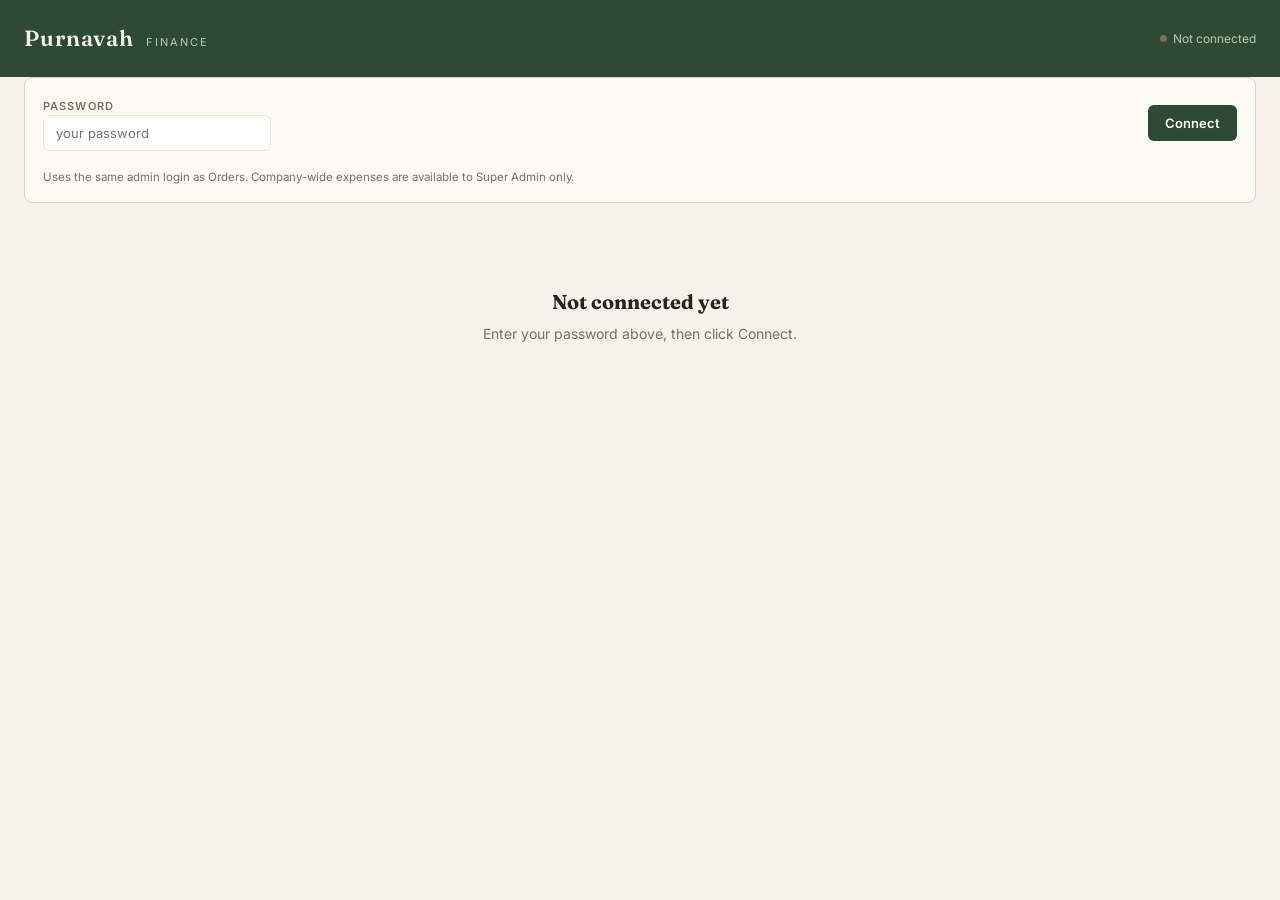
<file: finance.html>
<!DOCTYPE html>
<html lang="en">
<head>
<meta charset="UTF-8">
<meta name="viewport" content="width=device-width, initial-scale=1.0">
<title>Purnavah — Finance</title>
<link rel="stylesheet" href="admin-shell.css">
<link href="https://fonts.googleapis.com/css2?family=Fraunces:ital,opsz,wght@0,9..144,400;0,9..144,500;0,9..144,600;0,9..144,700;1,9..144,500&family=Inter:wght@400;500;600;700&display=swap" rel="stylesheet">
<style>
*,*::before,*::after{box-sizing:border-box;margin:0;padding:0}
:root{
  --ink:#26241E;
  --moss:#2F4A34;
  --moss-mid:#41613F;
  --moss-lt:#E7EEE1;
  --earth:#B9812E;
  --cream:#F6F2E9;
  --parchment:#EFE7D3;
  --rule:#DCD4BE;
  --stone:#79715F;
  --white:#FCFAF4;
  --red:#B14A3B;
  --red-lt:#F7E9E5;
  --amber:#8F631F;
  --amber-lt:#F6ECD8;
}
html{scroll-behavior:smooth}
body{background:var(--cream);font-family:'Inter',sans-serif;color:var(--ink);font-size:14px;line-height:1.5;-webkit-font-smoothing:antialiased}

.app{max-width:1300px;margin:0 auto;padding:0 24px 80px}
.topbar{background:var(--moss);color:var(--cream);padding:22px 24px;margin-bottom:28px}
.topbar-inner{max-width:1300px;margin:0 auto;display:flex;align-items:center;justify-content:space-between;flex-wrap:wrap;gap:16px}
.brand{display:flex;align-items:baseline;gap:12px}
.brand-name{font-family:'Fraunces',serif;font-size:22px;font-weight:600;letter-spacing:.04em}
.brand-tag{font-size:11px;letter-spacing:.18em;text-transform:uppercase;color:#B9CBAE}
.topbar-actions{display:flex;gap:10px;align-items:center}
.conn-dot{width:7px;height:7px;border-radius:50%;background:var(--stone);display:inline-block;margin-right:6px}
.conn-dot.ok{background:var(--moss-mid)}
.conn-dot.err{background:var(--red)}
.conn-status{font-size:12px;color:#B9CBAE;display:flex;align-items:center}
.nav-link{color:#B9CBAE;font-size:12.5px;font-weight:600;text-decoration:none;padding:6px 4px}
.nav-link:hover{color:var(--cream)}

.setup-bar{background:var(--white);border:1px solid var(--rule);border-radius:8px;padding:16px 18px;margin-bottom:24px;display:flex;gap:12px;align-items:center;flex-wrap:wrap}
.setup-bar input[type=text],.setup-bar input[type=password]{flex:1;min-width:220px;padding:9px 12px;border:1.5px solid var(--parchment);border-radius:6px;font-size:13px;font-family:'Inter',sans-serif}
.setup-bar label{font-size:11px;font-weight:600;letter-spacing:.1em;text-transform:uppercase;color:var(--stone)}
.setup-hint{font-size:11.5px;color:var(--stone);margin-top:6px;flex-basis:100%}

.btn{font-family:'Inter',sans-serif;font-size:13px;font-weight:600;padding:9px 16px;border-radius:6px;border:1.5px solid transparent;cursor:pointer;transition:all .12s;display:inline-flex;align-items:center;gap:6px;white-space:nowrap}
.btn-primary{background:var(--moss);color:#fff}
.btn-primary:hover{background:#2d4020}
.btn-secondary{background:var(--white);color:var(--ink);border-color:var(--rule)}
.btn-secondary:hover{border-color:var(--moss);color:var(--moss)}
.btn-danger{background:var(--white);color:var(--red);border-color:var(--red-lt)}
.btn-danger:hover{background:var(--red-lt)}
.btn:disabled{opacity:.5;cursor:not-allowed}
.btn-sm{font-size:12px;padding:6px 12px}

.field-mini-label{font-size:10.5px;font-weight:700;letter-spacing:.08em;text-transform:uppercase;color:var(--stone);margin-bottom:4px;display:block}
.date-input,.text-input,select.text-input{padding:8px 10px;border:1.5px solid var(--parchment);border-radius:6px;font-size:13px;font-family:'Inter',sans-serif;background:#fff}
.date-range-bar{background:var(--white);border:1px solid var(--rule);border-radius:8px;padding:16px 18px;margin-bottom:20px}

.pl-grid{display:grid;grid-template-columns:repeat(auto-fit,minmax(200px,1fr));gap:14px;margin-bottom:20px}
.pl-card{background:var(--white);border:1px solid var(--rule);border-radius:10px;padding:16px 18px}
.pl-card .pl-label{font-size:10.5px;font-weight:700;letter-spacing:.08em;text-transform:uppercase;color:var(--stone);margin-bottom:8px}
.pl-card .pl-num{font-family:'Fraunces',serif;font-size:26px;font-weight:600}
.pl-card .pl-sub{font-size:11.5px;color:var(--stone);margin-top:4px}
.pl-card.revenue .pl-num{color:var(--moss)}
.pl-card.creditnotes .pl-num{color:var(--amber)}
.pl-card.expenses .pl-num{color:var(--red)}
.pl-card.profit .pl-num.positive{color:var(--moss)}
.pl-card.profit .pl-num.negative{color:var(--red)}

.section{background:var(--white);border:1px solid var(--rule);border-radius:10px;padding:18px 20px;margin-bottom:20px}
.section h3{font-family:'Fraunces',serif;font-size:16px;font-weight:600;margin-bottom:14px}

.cat-breakdown{display:grid;grid-template-columns:1fr auto;row-gap:8px;column-gap:16px;font-size:13px}
.cat-breakdown .cat-name{color:var(--ink)}
.cat-breakdown .cat-amt{text-align:right;font-variant-numeric:tabular-nums;font-weight:600}
.cat-breakdown .cat-total{border-top:1.5px solid var(--rule);margin-top:6px;padding-top:8px;font-weight:700;color:var(--red)}

.expense-form{display:flex;gap:12px;flex-wrap:wrap;align-items:flex-end;margin-bottom:6px}
.expense-form .field{display:flex;flex-direction:column;min-width:140px}
.expense-form .field.grow{flex:1;min-width:180px}

.table-wrap{background:var(--white);border:1px solid var(--rule);border-radius:10px;overflow-x:auto}
table.fin-table{width:100%;border-collapse:collapse;font-size:13px;min-width:760px}
.fin-table th{text-align:left;font-size:10.5px;font-weight:700;letter-spacing:.06em;text-transform:uppercase;color:var(--stone);padding:10px 10px;border-bottom:1.5px solid var(--rule);background:var(--parchment);position:sticky;top:0;white-space:nowrap}
.fin-table td{padding:9px 10px;border-bottom:1px solid var(--parchment);vertical-align:middle}
.fin-table tr:last-child td{border-bottom:none}
.fin-table td.num{text-align:right;font-variant-numeric:tabular-nums;white-space:nowrap}
.cat-pill{display:inline-flex;align-items:center;border-radius:99px;padding:3px 10px;font-size:11px;font-weight:700;letter-spacing:.02em;background:var(--parchment);color:var(--stone);white-space:nowrap}

.empty-state{text-align:center;padding:60px 20px;color:var(--stone)}
.empty-state h3{font-family:'Fraunces',serif;font-size:20px;color:var(--ink);margin-bottom:6px}

.toast{position:fixed;bottom:24px;right:24px;background:var(--ink);color:var(--cream);padding:14px 20px;border-radius:8px;font-size:13px;font-weight:500;box-shadow:0 8px 24px rgba(0,0,0,.2);z-index:100;opacity:0;transform:translateY(10px);transition:all .25s;pointer-events:none}
.toast.show{opacity:1;transform:translateY(0)}
.toast.error{background:var(--red)}

.spinner{width:14px;height:14px;border:2px solid rgba(255,255,255,.3);border-top-color:#fff;border-radius:50%;animation:spin .7s linear infinite;display:inline-block}
@keyframes spin{to{transform:rotate(360deg)}}
</style>
</head>
<body>

<div class="topbar">
  <div class="topbar-inner">
    <div class="brand">
      <div class="brand-name">Purnavah</div>
      <div class="brand-tag">Finance</div>
    </div>
    <div class="topbar-actions">
      <span class="conn-status"><span class="conn-dot" id="connDot"></span><span id="connText">Not connected</span></span>
    </div>
  </div>
</div>

<div class="app">

  <div class="setup-bar" id="setupBar">
    <div style="flex:1;min-width:180px">
      <label>Password</label><br>
      <input type="password" id="adminKey" placeholder="your password" value="">
    </div>
    <button class="btn btn-primary" onclick="connect()" id="connectBtn">Connect</button>
    <div class="setup-hint">
      Uses the same admin login as Orders. Company-wide expenses are available to Super Admin only.
    </div>
  </div>

  <!-- Identity is verified by the shared admin backend. -->
  <div class="setup-bar" id="identityBar" style="display:none;gap:10px;align-items:center"></div>

  <div id="mainArea" style="display:none">
    <div id="financeRestricted" style="display:none">
      <div class="empty-state" style="padding:14px 18px;text-align:left">
        <p style="margin:0;font-size:13px">Showing revenue for your own assigned orders only — expenses and net profit are Super Admin's full company-wide view.</p>
      </div>
    </div>
    <div id="financeContent">
    <div class="date-range-bar">
      <div style="display:flex;gap:12px;align-items:flex-end;flex-wrap:wrap">
        <div>
          <label class="field-mini-label">From date</label>
          <input type="text" id="fromDate" class="date-input" placeholder="dd/mm/yyyy" maxlength="10">
        </div>
        <div>
          <label class="field-mini-label">To date</label>
          <input type="text" id="toDate" class="date-input" placeholder="dd/mm/yyyy" maxlength="10">
        </div>
        <button class="btn btn-primary" onclick="applyDateRange()">Load P&amp;L</button>
        <button class="btn btn-secondary btn-sm" onclick="setThisMonth()">This month</button>
        <button class="btn btn-secondary btn-sm" onclick="setAllTime()">All time</button>
      </div>
      <div id="rangeSummary" style="margin-top:10px;font-size:13px;color:var(--stone)"></div>
    </div>

    <div class="pl-grid">
      <div class="pl-card revenue">
        <div class="pl-label">Revenue</div>
        <div class="pl-num" id="plRevenue">₹0</div>
        <div class="pl-sub">Invoiced orders in range, excl. Cancelled</div>
      </div>
      <div class="pl-card creditnotes">
        <div class="pl-label">Credit Notes</div>
        <div class="pl-num" id="plCreditNotes">₹0</div>
        <div class="pl-sub">Refunds/adjustments issued in range</div>
      </div>
      <div class="pl-card expenses" id="expensesCard">
        <div class="pl-label">Total Expenses</div>
        <div class="pl-num" id="plExpenses">₹0</div>
        <div class="pl-sub">Purchases, packaging, labor, shipping, transport</div>
      </div>
      <div class="pl-card profit" id="profitCard">
        <div class="pl-label">Net Profit</div>
        <div class="pl-num" id="plNetProfit">₹0</div>
        <div class="pl-sub">Revenue − Credit Notes − Expenses</div>
      </div>
    </div>

    <div class="section" id="catBreakdownSection">
      <h3>Expenses by category</h3>
      <div class="cat-breakdown" id="catBreakdown"></div>
    </div>

    <div class="section" id="logExpenseSection">
      <h3>Log an expense</h3>
      <form class="expense-form" id="expenseForm" onsubmit="submitExpense(event)">
        <div class="field">
          <label class="field-mini-label">Date</label>
          <input type="text" id="expDate" class="date-input" placeholder="dd/mm/yyyy" maxlength="10" required>
        </div>
        <div class="field">
          <label class="field-mini-label">Category</label>
          <select id="expCategory" class="text-input" required></select>
        </div>
        <div class="field grow">
          <label class="field-mini-label">Description</label>
          <input type="text" id="expDescription" class="text-input" style="width:100%" placeholder="e.g. Bulk turmeric from wholesaler">
        </div>
        <div class="field">
          <label class="field-mini-label">Amount (₹)</label>
          <input type="number" id="expAmount" class="text-input" min="0.01" step="0.01" placeholder="0.00" required>
        </div>
        <div class="field">
          <label class="field-mini-label">Payment Mode</label>
          <input type="text" id="expPaymentMode" class="text-input" placeholder="Cash / UPI / Bank">
        </div>
        <div class="field grow">
          <label class="field-mini-label">Notes</label>
          <input type="text" id="expNotes" class="text-input" style="width:100%" placeholder="optional">
        </div>
        <button class="btn btn-primary" type="submit" id="addExpenseBtn">+ Add expense</button>
      </form>
    </div>

    <div id="expenseTableContainer"></div>
    </div>
  </div>

  <div id="notConnected">
    <div class="empty-state">
      <h3>Not connected yet</h3>
      <p>Enter your password above, then click Connect.</p>
    </div>
  </div>

</div>

<div class="toast" id="toast"></div>

<script type="module">
import { callFn } from './supabase-client.js';
import { initAdminPage, rememberAdmin, showAdminLogin } from './admin-shell.js';

const EXPENSE_CATEGORIES = [
  "Wholesale Purchase", "Packaging Material", "Packing Labor",
  "Shipping/Courier", "Personal Transport", "Other"
];

let orders = [];
let creditNotes = [];
let expenses = [];
let currentFromIso = '';
let currentToIso = '';
let CURRENT_ADMIN = null;

async function loadWhoAmI() {
  CURRENT_ADMIN = null;
  const data = await callFn('admin-auth', 'whoAmI', authParam());
  if (data.status !== 'ok' || !data.admin) throw new Error(data.message || 'Could not verify admin login');
  CURRENT_ADMIN = data.admin;
  rememberAdmin(apiKey(), CURRENT_ADMIN);
}
function isSuperAdmin() {
  return !!CURRENT_ADMIN && CURRENT_ADMIN.role === 'Super Admin';
}
function renderIdentityBar() {
  const bar = document.getElementById('identityBar');
  if (!bar) return;
  if (!CURRENT_ADMIN) { bar.style.display = 'none'; return; }
  bar.style.display = 'flex';
  bar.innerHTML = `<span style="font-size:12.5px;color:var(--stone)">Logged in as <strong>${escapeHtml(CURRENT_ADMIN.name)}</strong>${CURRENT_ADMIN.role === 'Super Admin' ? ' (Super Admin)' : ''}</span>`;
}
// Admin A/B get a revenue-only view — no Expenses/Net Profit tiles, no
// category breakdown, no expense log (there's no attribution mechanism for
// company-wide expenses per admin). Super Admin gets the full P&L.
function applyAccessGate() {
  const revenueOnly = !isSuperAdmin();
  document.getElementById('financeRestricted').style.display = revenueOnly ? 'block' : 'none';
  ['expensesCard', 'profitCard', 'catBreakdownSection', 'logExpenseSection', 'expenseTableContainer'].forEach(id => {
    const el = document.getElementById(id);
    if (el) el.style.display = revenueOnly ? 'none' : '';
  });
}

function toast(msg, isError) {
  const t = document.getElementById('toast');
  t.textContent = msg;
  t.className = 'toast show' + (isError ? ' error' : '');
  setTimeout(() => t.className = 'toast', 2600);
}

// Disables `btn` and swaps in the same .spinner used by the Connect button
// for the duration of `fn`, so a double-click can't fire the same request
// twice.
async function withButtonLoading(btn, loadingLabel, fn) {
  if (!btn) return fn();
  const original = btn.innerHTML;
  btn.disabled = true;
  btn.innerHTML = `<span class="spinner"></span> ${loadingLabel}`;
  try {
    return await fn();
  } finally {
    btn.disabled = false;
    btn.innerHTML = original;
  }
}

function escapeHtml(s) {
  return String(s || '').replace(/[&<>"']/g, c => ({'&':'&amp;','<':'&lt;','>':'&gt;','"':'&quot;',"'":'&#39;'}[c]));
}
function escAttr(s) { return String(s == null ? '' : s).replace(/'/g, "\\'"); }

function apiKey() { return document.getElementById('adminKey').value.trim(); }
function authParam() { return { password: apiKey() }; }

function parseDdmmyyyy(str) {
  if (!str) return null;
  const [d, m, y] = str.split('/');
  if (!d || !m || !y) return null;
  return new Date(+y, +m - 1, +d);
}
function ddmmyyyyToIso(str) {
  const m = (str || '').trim().match(/^(\d{1,2})\/(\d{1,2})\/(\d{4})$/);
  if (!m) return '';
  const [, d, mo, y] = m;
  return `${y}-${mo.padStart(2,'0')}-${d.padStart(2,'0')}`;
}
function isoToDdmmyyyy(iso) {
  if (!iso) return '';
  const [y, m, d] = iso.split('-');
  return `${d}/${m}/${y}`;
}
function firstDayOfMonthIso() {
  const d = new Date();
  return `${d.getFullYear()}-${String(d.getMonth() + 1).padStart(2,'0')}-01`;
}
function todayIso() { return new Date().toISOString().slice(0, 10); }

function populateCategorySelect() {
  const sel = document.getElementById('expCategory');
  sel.innerHTML = EXPENSE_CATEGORIES.map(c => `<option value="${escapeHtml(c)}">${escapeHtml(c)}</option>`).join('');
}

async function connect() {
  const key = apiKey();
  if (!key) { toast('Enter your password', true); return; }

  document.getElementById('connectBtn').innerHTML = '<span class="spinner"></span> Connecting';
  document.getElementById('connectBtn').disabled = true;
  document.getElementById('connDot').className = 'conn-dot';
  document.getElementById('connText').textContent = 'Connecting…';

  try {
    // Resolve identity first; the backend also enforces every role restriction.
    await loadWhoAmI();
    const ordersAction = isSuperAdmin() ? 'listAll' : 'list';
    const fetchExpenses = isSuperAdmin();

    const [ordersData, creditNotesData, expensesData] = await Promise.all([
      callFn('orders', ordersAction, authParam()),
      callFn('orders', 'listCreditNotes', authParam()),
      fetchExpenses ? callFn('orders', 'listExpenses', authParam()) : Promise.resolve({ status: 'ok', data: [] })
    ]);
    if (ordersData.status !== 'ok') throw new Error('Orders: ' + (ordersData.message || 'Unknown error'));
    if (creditNotesData.status !== 'ok') throw new Error('Credit Notes: ' + (creditNotesData.message || 'Unknown error'));
    if (fetchExpenses && expensesData.status !== 'ok') throw new Error('Expenses: ' + (expensesData.message || 'Unknown error — has the Expenses action been added yet?'));

    orders = ordersData.data;
    creditNotes = creditNotesData.data;
    expenses = fetchExpenses ? expensesData.data : [];

    document.getElementById('connDot').className = 'conn-dot ok';
    document.getElementById('connText').textContent = `Connected · ${orders.length} orders, ${expenses.length} expenses on file`;
    document.getElementById('mainArea').style.display = 'block';
    document.getElementById('notConnected').style.display = 'none';
    renderIdentityBar();
    applyAccessGate();
    populateCategorySelect();
    document.getElementById('expDate').value = isoToDdmmyyyy(todayIso());
    setThisMonth();
  } catch (err) {
    document.getElementById('connDot').className = 'conn-dot err';
    document.getElementById('connText').textContent = 'Connection failed';
    showAdminLogin();
    document.getElementById('mainArea').style.display = 'none';
    document.getElementById('notConnected').style.display = 'block';
    document.getElementById('notConnected').innerHTML = `
      <div class="empty-state">
        <h3>Couldn't connect</h3>
        <p>${escapeHtml(err.message)}</p>
        <p style="margin-top:10px;font-size:12px">Check your admin password and the shared backend connection.</p>
      </div>`;
    toast('Failed to load: ' + err.message, true);
  } finally {
    document.getElementById('connectBtn').innerHTML = 'Connect';
    document.getElementById('connectBtn').disabled = false;
  }
}

function setThisMonth() {
  document.getElementById('fromDate').value = isoToDdmmyyyy(firstDayOfMonthIso());
  document.getElementById('toDate').value = isoToDdmmyyyy(todayIso());
  applyDateRange();
}
function setAllTime() {
  document.getElementById('fromDate').value = '01/01/2000';
  document.getElementById('toDate').value = isoToDdmmyyyy(todayIso());
  applyDateRange();
}

function applyDateRange() {
  const fromIso = ddmmyyyyToIso(document.getElementById('fromDate').value);
  const toIso = ddmmyyyyToIso(document.getElementById('toDate').value);
  if (!fromIso || !toIso) { toast('Enter both dates as dd/mm/yyyy', true); return; }
  currentFromIso = fromIso;
  currentToIso = toIso;
  render();
}

function inRange(ddmmyyyy) {
  const d = parseDdmmyyyy(ddmmyyyy);
  if (!d) return false;
  const from = new Date(currentFromIso);
  const to = new Date(currentToIso);
  to.setHours(23, 59, 59, 999);
  return d >= from && d <= to;
}

// Revenue is recognized at invoice time (same convention invoices.html
// already uses) — an order with no invoice yet isn't counted as revenue,
// and Cancelled orders never happened commercially, matching admin.html's
// revenue-bar filter.
function computePL() {
  const revenue = orders
    .filter(o => o.invoiceNo && o.invoiceDate && inRange(o.invoiceDate) && o.status !== 'Cancelled' && o.status !== 'Revised')
    .reduce((s, o) => s + (Number(o.finalTotal) || Number(o.orderTotal) || 0), 0);

  const creditNoteTotal = creditNotes
    .filter(cn => cn.creditNoteDate && inRange(cn.creditNoteDate))
    .reduce((s, cn) => s + (Number(cn.totalAmount) || 0), 0);

  const expensesInRange = expenses.filter(e => e.date && inRange(e.date));
  const expenseTotal = expensesInRange.reduce((s, e) => s + (Number(e.amount) || 0), 0);
  const byCategory = {};
  EXPENSE_CATEGORIES.forEach(c => byCategory[c] = 0);
  expensesInRange.forEach(e => { byCategory[e.category] = (byCategory[e.category] || 0) + (Number(e.amount) || 0); });

  const netProfit = revenue - creditNoteTotal - expenseTotal;
  return { revenue, creditNoteTotal, expenseTotal, byCategory, netProfit, expensesInRange };
}

function render() {
  const pl = computePL();

  document.getElementById('rangeSummary').textContent =
    `${document.getElementById('fromDate').value} — ${document.getElementById('toDate').value}`;

  document.getElementById('plRevenue').textContent = '₹' + pl.revenue.toLocaleString('en-IN');
  document.getElementById('plCreditNotes').textContent = '₹' + pl.creditNoteTotal.toLocaleString('en-IN');
  document.getElementById('plExpenses').textContent = '₹' + pl.expenseTotal.toLocaleString('en-IN');
  const profitEl = document.getElementById('plNetProfit');
  profitEl.textContent = '₹' + pl.netProfit.toLocaleString('en-IN');
  profitEl.className = 'pl-num ' + (pl.netProfit >= 0 ? 'positive' : 'negative');

  document.getElementById('catBreakdown').innerHTML =
    EXPENSE_CATEGORIES.map(c => `
      <div class="cat-name">${escapeHtml(c)}</div>
      <div class="cat-amt">₹${(pl.byCategory[c] || 0).toLocaleString('en-IN')}</div>
    `).join('') +
    `<div class="cat-name cat-total">Total</div><div class="cat-amt cat-total">₹${pl.expenseTotal.toLocaleString('en-IN')}</div>`;

  renderExpenseTable(pl.expensesInRange);
}

function renderExpenseTable(rows) {
  const container = document.getElementById('expenseTableContainer');
  if (rows.length === 0) {
    container.innerHTML = `<div class="empty-state"><h3>No expenses in this range</h3><p>Log one above, or widen the date range.</p></div>`;
    return;
  }
  const sorted = [...rows].sort((a, b) => (parseDdmmyyyy(a.date) || 0) - (parseDdmmyyyy(b.date) || 0));
  container.innerHTML = `
    <div class="table-wrap">
      <table class="fin-table">
        <thead><tr>
          <th>Date</th><th>Category</th><th>Description</th><th class="num">Amount</th>
          <th>Payment Mode</th><th>Notes</th><th></th>
        </tr></thead>
        <tbody>${sorted.map(renderExpenseRow).join('')}</tbody>
      </table>
    </div>`;
}

function renderExpenseRow(e) {
  return `<tr>
    <td>${escapeHtml(e.date)}</td>
    <td><span class="cat-pill">${escapeHtml(e.category)}</span></td>
    <td>${escapeHtml(e.description)}</td>
    <td class="num">₹${(Number(e.amount) || 0).toLocaleString('en-IN')}</td>
    <td>${escapeHtml(e.paymentMode)}</td>
    <td>${escapeHtml(e.notes)}</td>
    <td><button class="btn btn-danger btn-sm" onclick="deleteExpense(this, ${e.id})">✕ Delete</button></td>
  </tr>`;
}

async function submitExpense(evt) {
  evt.preventDefault();
  const date = document.getElementById('expDate').value.trim();
  const category = document.getElementById('expCategory').value;
  const description = document.getElementById('expDescription').value.trim();
  const amount = parseFloat(document.getElementById('expAmount').value);
  const paymentMode = document.getElementById('expPaymentMode').value.trim();
  const notes = document.getElementById('expNotes').value.trim();

  if (!ddmmyyyyToIso(date)) { toast('Enter the date as dd/mm/yyyy', true); return; }
  if (!amount || amount <= 0) { toast('Enter an amount greater than ₹0', true); return; }

  const btn = document.getElementById('addExpenseBtn');
  await withButtonLoading(btn, 'Adding…', async () => {
    try {
      const data = await callFn('orders', 'addExpense', { ...authParam(), date, category, description, amount, paymentMode, notes });
      if (data.status !== 'ok') throw new Error(data.message);

      expenses.push(data.expense);
      document.getElementById('expenseForm').reset();
      document.getElementById('expDate').value = date; // keep date filled — logging several in a row is common
      populateCategorySelect();
      render();
      toast('Expense logged');
    } catch (err) {
      toast('Failed to log expense: ' + err.message, true);
    }
  });
}

async function deleteExpense(btn, id) {
  if (!confirm('Delete this expense entry?')) return;
  await withButtonLoading(btn, 'Deleting…', async () => {
  try {
    const data = await callFn('orders', 'deleteExpense', { ...authParam(), id });
    if (data.status !== 'ok') throw new Error(data.message);

    expenses = expenses.filter(e => e.id !== id);
    render();
    toast('Expense deleted');
  } catch (err) {
    toast('Failed to delete expense: ' + err.message, true);
  }
  });
}

Object.assign(window, { toast, connect, applyDateRange, setThisMonth, setAllTime, submitExpense, deleteExpense });
initAdminPage(connect);
</script>

</body>
</html>
</file>
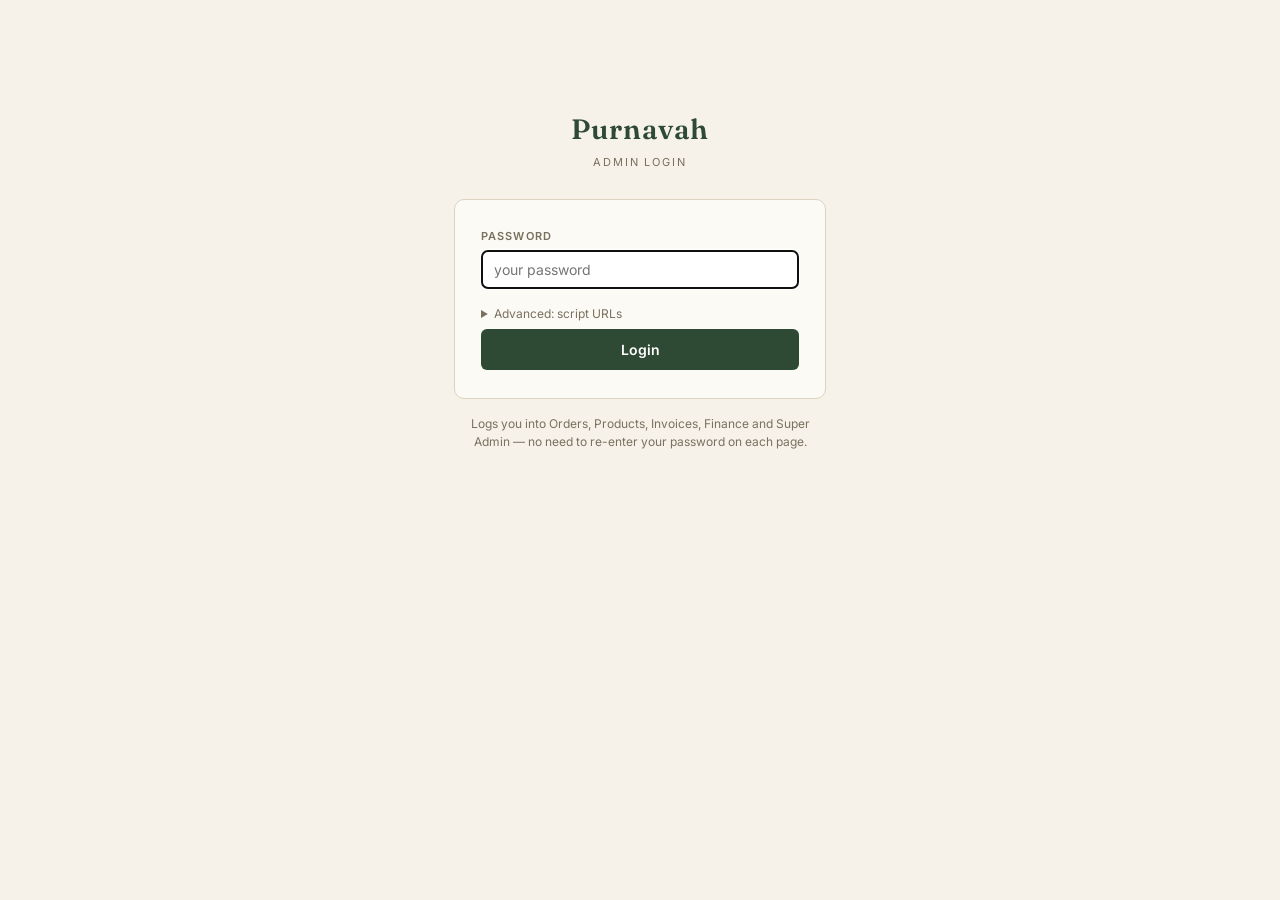
<file: login.html>
<!DOCTYPE html>
<html lang="en">
<head>
<meta charset="UTF-8">
<meta name="viewport" content="width=device-width, initial-scale=1.0">
<title>Purnavah — Admin Login</title>
<link href="https://fonts.googleapis.com/css2?family=Fraunces:ital,opsz,wght@0,9..144,400;0,9..144,500;0,9..144,600;0,9..144,700;1,9..144,500&family=Inter:wght@400;500;600;700&display=swap" rel="stylesheet">
<style>
*,*::before,*::after{box-sizing:border-box;margin:0;padding:0}
:root{
  --ink:#26241E; --moss:#2F4A34; --moss-mid:#41613F; --moss-lt:#E7EEE1;
  --cream:#F6F2E9; --parchment:#EFE7D3; --rule:#DCD4BE; --stone:#79715F;
  --white:#FCFAF4; --red:#B14A3B; --red-lt:#F7E9E5;
}
body{background:var(--cream);font-family:'Inter',sans-serif;color:var(--ink);font-size:14px;line-height:1.5;-webkit-font-smoothing:antialiased}
.wrap{max-width:420px;margin:12vh auto 0;padding:0 24px}
.brand{text-align:center;margin-bottom:28px}
.brand-name{font-family:'Fraunces',serif;font-size:28px;font-weight:600;letter-spacing:.04em;color:var(--moss)}
.brand-tag{font-size:11px;letter-spacing:.18em;text-transform:uppercase;color:var(--stone);margin-top:4px}
.card{background:var(--white);border:1px solid var(--rule);border-radius:10px;padding:28px 26px}
label{font-size:11px;font-weight:600;letter-spacing:.1em;text-transform:uppercase;color:var(--stone);display:block;margin-bottom:6px}
.field{margin-bottom:16px}
input[type=password],input[type=text]{width:100%;padding:10px 12px;border:1.5px solid var(--parchment);border-radius:6px;font-size:14px;font-family:'Inter',sans-serif}
.details{margin-top:2px}
.details summary{font-size:12px;color:var(--stone);cursor:pointer;user-select:none}
.details[open] summary{margin-bottom:10px}
.btn{width:100%;font-family:'Inter',sans-serif;font-size:14px;font-weight:600;padding:11px 16px;border-radius:6px;border:1.5px solid transparent;cursor:pointer;background:var(--moss);color:#fff;display:inline-flex;align-items:center;justify-content:center;gap:8px}
.btn:hover{background:#2d4020}
.btn:disabled{opacity:.6;cursor:default}
.err{color:var(--red);background:var(--red-lt);border-radius:6px;padding:9px 12px;font-size:12.5px;margin-top:14px;display:none}
.err.show{display:block}
.spinner{width:14px;height:14px;border:2px solid rgba(255,255,255,.3);border-top-color:#fff;border-radius:50%;animation:spin .7s linear infinite;display:inline-block}
@keyframes spin{to{transform:rotate(360deg)}}
.hint{text-align:center;font-size:12px;color:var(--stone);margin-top:16px}
</style>
</head>
<body>

<div class="wrap">
  <div class="brand">
    <div class="brand-name">Purnavah</div>
    <div class="brand-tag">Admin Login</div>
  </div>

  <div class="card">
    <form id="loginForm">
      <div class="field">
        <label>Password</label>
        <input type="password" id="adminKey" placeholder="your password" autofocus>
      </div>

      <!-- URLs are prefilled to the live prod deployments — only override
           these for dev/testing against the *.dev.gs scripts. -->
      <details class="details">
        <summary>Advanced: script URLs</summary>
        <div class="field" style="margin-top:10px">
          <label>Orders Script URL</label>
          <input type="text" id="ordersUrl" value="https://script.google.com/macros/s/AKfycbwk9RsPnwpUfcEXNW1xRdLL8Wde996xq9KZPKXcize1h_hAgWyzmjXNZ-NFYkLecFZj/exec">
        </div>
        <div class="field">
          <label>Catalog Script URL</label>
          <input type="text" id="catalogUrl" value="https://script.google.com/macros/s/AKfycbwSLba0EjXjj3WgoXzHoCpt5l0Y9D9aab181YNuEopbDyFtfREFzDWX6WHtEEfDPDHNrQ/exec">
        </div>
      </details>

      <button class="btn" type="submit" id="loginBtn" style="margin-top:6px">Login</button>
      <div class="err" id="errBox"></div>
    </form>
  </div>

  <div class="hint">Logs you into Orders, Products, Invoices, Finance and Super Admin — no need to re-enter your password on each page.</div>
</div>

<script>
function apiKey() { return document.getElementById('adminKey').value.trim(); }
function ordersUrl() { return document.getElementById('ordersUrl').value.trim(); }
function catalogUrl() { return document.getElementById('catalogUrl').value.trim(); }

function showError(msg) {
  const box = document.getElementById('errBox');
  box.textContent = msg;
  box.className = 'err show';
}

document.getElementById('loginForm').addEventListener('submit', async (e) => {
  e.preventDefault();
  const key = apiKey();
  document.getElementById('errBox').className = 'err';
  if (!key) { showError('Enter your password.'); return; }

  const btn = document.getElementById('loginBtn');
  const originalLabel = btn.innerHTML;
  btn.disabled = true;
  btn.innerHTML = '<span class="spinner"></span> Checking…';

  try {
    const res = await fetch(`${catalogUrl()}?action=whoAmI&password=${encodeURIComponent(key)}`);
    const data = await res.json();
    if (data.status !== 'ok' || !data.admin) {
      showError(data.message || 'Invalid password');
      return;
    }
    // admin.html reads webhookUrl/key from the query string and auto-connects
    // (see its initDevModeAndQueryParams), then carries `key` onto every
    // nav-bar link so Products/Invoices/Finance/Super Admin stay logged in.
    const params = new URLSearchParams({ webhookUrl: ordersUrl(), key });
    location.href = `admin.html?${params.toString()}`;
  } catch (err) {
    showError('Could not reach the script: ' + err.message);
  } finally {
    btn.disabled = false;
    btn.innerHTML = originalLabel;
  }
});
</script>
</body>
</html>
</file>
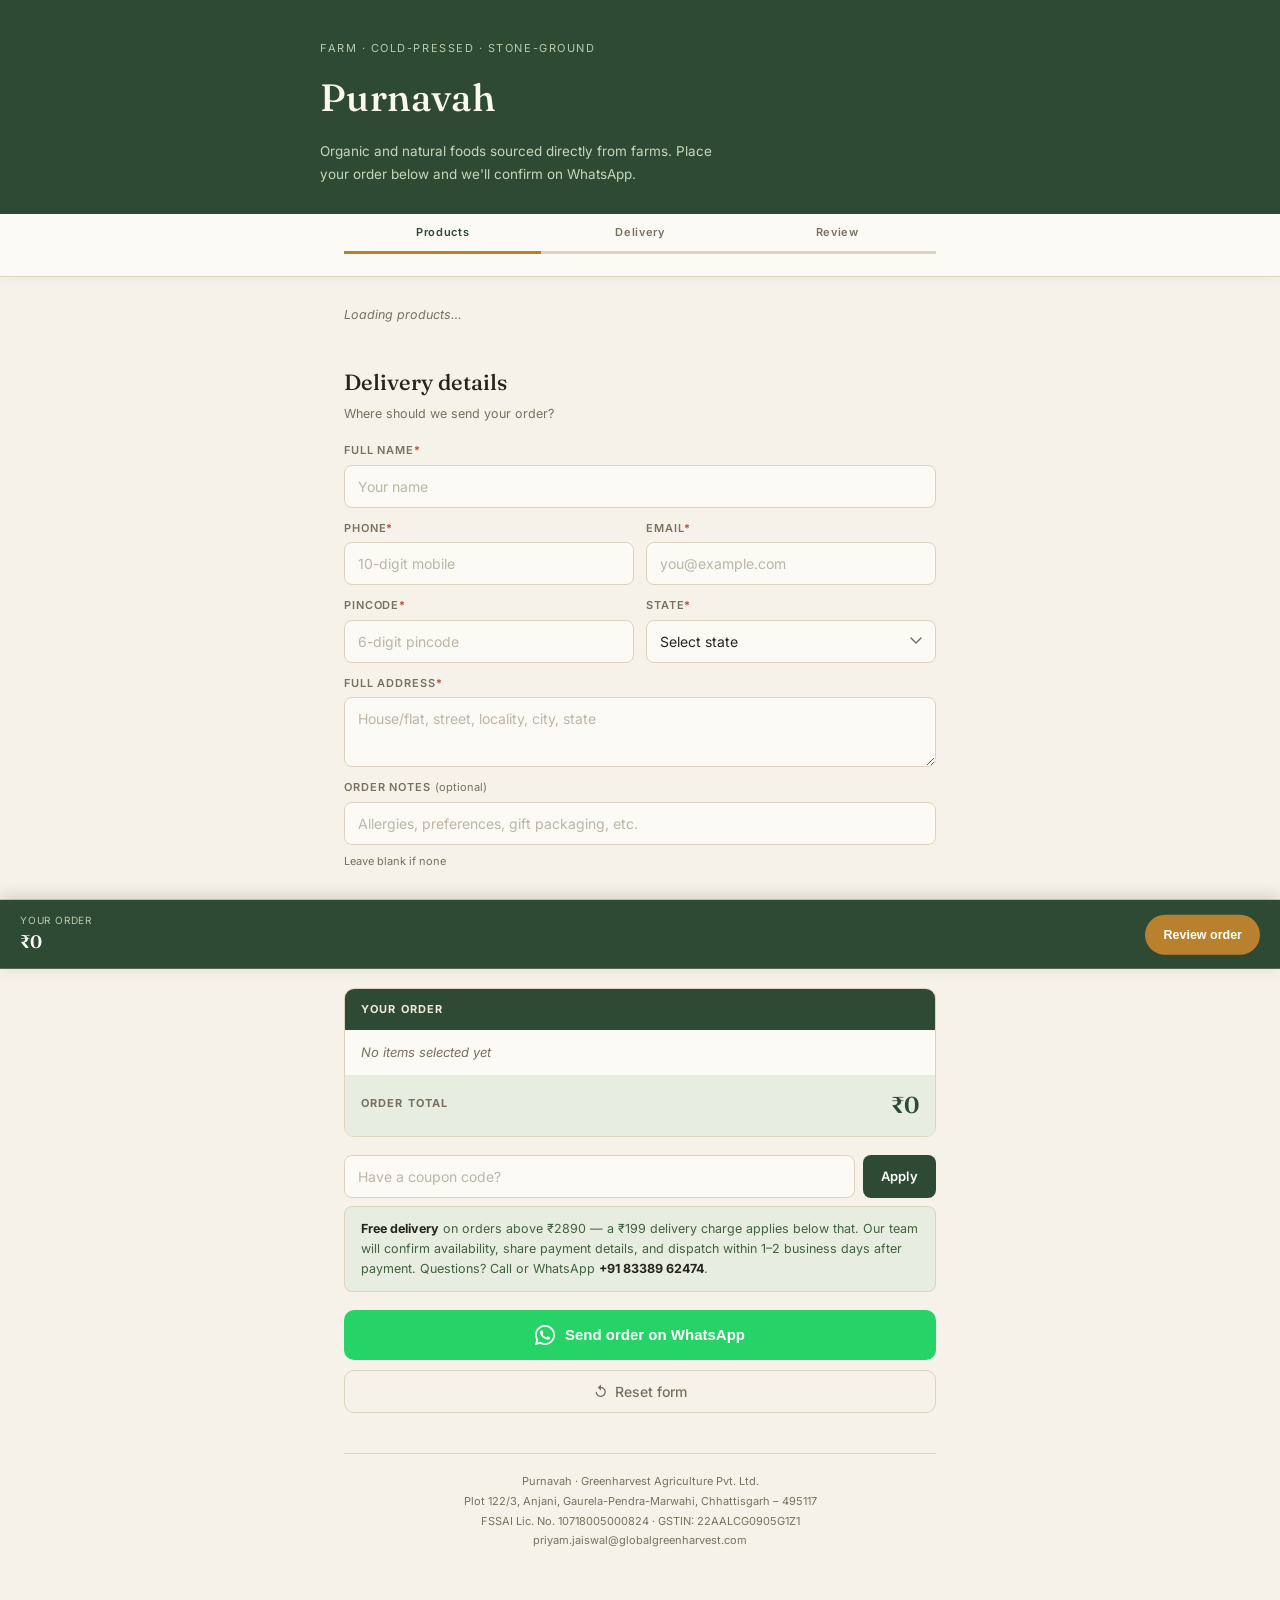
<file: order.html>
<!DOCTYPE html>
<html lang="en">
<head>
<meta charset="UTF-8">
<meta name="viewport" content="width=device-width, initial-scale=1.0">
<title>Purnavah — Order</title>
<link rel="preconnect" href="https://fonts.googleapis.com">
<link href="https://fonts.googleapis.com/css2?family=Fraunces:opsz,wght@9..144,400;9..144,500;9..144,600&family=Inter:wght@400;500;600;700&display=swap" rel="stylesheet">
<style>
*,*::before,*::after{box-sizing:border-box;margin:0;padding:0}
:root{
  --cream:#F6F2E9;
  --paper:#FCFAF4;
  --ink:#26241E;
  --pine:#2F4A34;
  --pine-dim:#41613F;
  --sage:#E7EEE1;
  --gold:#B9812E;
  --gold-dim:#8F631F;
  --rule:#DCD4BE;
  --stone:#79715F;
  --red:#B14A3B;
  --wa:#25D366;
}
html{scroll-behavior:smooth;-webkit-text-size-adjust:100%}
body{background:var(--cream);font-family:'Inter',sans-serif;color:var(--ink);font-size:15px;line-height:1.6;overflow-x:hidden}
button{touch-action:manipulation}

/* HERO */
.hero{background:var(--pine);color:var(--sage);padding:40px 24px 28px}
.hero-inner{max-width:640px;margin:0 auto}
.hero-eyebrow{font-size:11px;letter-spacing:.14em;color:#B9CBAE;margin-bottom:10px;text-transform:uppercase}
.hero h1{font-family:'Fraunces',serif;font-weight:500;font-size:38px;letter-spacing:.01em;color:#FBF8EF}
.hero p{margin-top:12px;font-size:13.5px;color:#C7D6BB;max-width:420px;line-height:1.7}

/* STICKY NAV: steps + category chips */
.stickynav{position:sticky;top:0;z-index:20;background:var(--paper);border-bottom:1px solid var(--rule);box-shadow:0 2px 10px rgba(38,36,30,.04)}
.steps{display:flex;gap:0;max-width:640px;margin:0 auto;padding:10px 24px 0}
.step{flex:1;text-align:center;font-size:11px;letter-spacing:.06em;color:var(--stone);padding-bottom:9px;border-bottom:3px solid var(--rule);position:relative;font-weight:600;transition:.2s;cursor:pointer}
.step.active{color:var(--pine);border-color:var(--gold)}
.step.done{color:var(--pine-dim)}
.chipbar{display:flex;gap:8px;overflow-x:auto;padding:10px 24px 12px;max-width:640px;margin:0 auto;scrollbar-width:none}
.chipbar::-webkit-scrollbar{display:none}
.chip{flex:0 0 auto;font-size:12.5px;font-weight:600;color:var(--pine-dim);background:var(--sage);border:1px solid transparent;border-radius:20px;padding:9px 14px;cursor:pointer;white-space:nowrap;transition:.15s;touch-action:manipulation}
.chip:hover{border-color:var(--pine-dim)}
.chip.active{background:var(--pine);color:#fff}

/* BODY */
.body{max-width:640px;margin:0 auto;padding:28px 24px 60px}
.section{margin-bottom:40px;scroll-margin-top:120px}
.section-title{font-family:'Fraunces',serif;font-size:22px;font-weight:500;color:var(--ink);margin-bottom:4px}
.section-sub{font-size:12.5px;color:var(--stone);margin-bottom:18px}

.catalog-status{font-size:12.5px;color:var(--stone);font-style:italic;margin-bottom:14px}
.catalog-status-error{color:var(--red)}

.cat-heading{display:flex;align-items:center;gap:10px;margin:22px 0 12px;scroll-margin-top:120px}
.cat-heading:first-child{margin-top:0}
.cat-dot{width:7px;height:7px;border-radius:50%;background:var(--gold)}
.cat-heading span{font-size:11px;font-weight:700;letter-spacing:.12em;color:var(--stone)}

.card{background:var(--paper);border:1px solid var(--rule);border-radius:10px;padding:14px;margin-bottom:10px;transition:border-color .15s,background .15s}
.card.has-qty{border-color:var(--pine);background:#F1F5EC}
.card.oos{opacity:.6}
.card-top{display:flex;justify-content:space-between;gap:10px;align-items:flex-start}
.card-name{font-size:14px;font-weight:600;color:var(--ink);line-height:1.35}
.card-pack{margin-top:4px}
.card-pack select{font-size:11.5px;font-weight:600;color:var(--pine-dim);border:1.5px solid var(--rule);border-radius:6px;padding:4px 22px 4px 8px;background:#fff;appearance:none;background-image:url("data:image/svg+xml,%3Csvg xmlns='http://www.w3.org/2000/svg' width='10' height='7'%3E%3Cpath d='M1 1l4 4 4-4' stroke='%2379715F' stroke-width='1.4' fill='none'/%3E%3C/svg%3E");background-repeat:no-repeat;background-position:right 7px center;cursor:pointer}
.card-price{font-family:'Fraunces',serif;font-size:17px;font-weight:600;color:var(--gold-dim);white-space:nowrap;text-align:right}
.card-mrp-label{font-size:9px;letter-spacing:.08em;color:var(--stone);text-transform:uppercase;display:block}
.card-bottom{display:flex;justify-content:space-between;align-items:center;margin-top:12px}
.subtotal{font-size:12px;color:var(--pine-dim);font-weight:600}
.qty{display:flex;align-items:center;border:1.5px solid var(--rule);border-radius:999px;overflow:hidden;background:#fff;margin-left:auto}
.qty button{width:36px;height:36px;border:none;background:transparent;color:var(--pine);font-size:17px;font-weight:700;cursor:pointer}
.qty button:hover{background:var(--sage)}
.qty input{width:34px;height:36px;border:none;text-align:center;font-size:13px;font-weight:700;color:var(--ink);background:transparent;-moz-appearance:textfield}
.qty input::-webkit-outer-spin-button,.qty input::-webkit-inner-spin-button{-webkit-appearance:none}
.qty input:focus{outline:none;background:var(--sage)}
.qty input:disabled,.qty button:disabled{cursor:not-allowed;color:var(--stone)}

.oos-tag{font-size:11.5px;font-weight:600;color:var(--red)}
.max-note{font-size:10.5px;color:var(--stone);min-height:13px;margin-top:6px}
.max-note-blocked{color:var(--red);font-weight:600}
.product-contents{margin-top:2px}
.contents-details summary{font-size:11px;color:var(--pine-dim);cursor:pointer;list-style:none}
.contents-details summary::-webkit-details-marker{display:none}
.contents-body{font-size:11px;color:var(--stone);margin-top:3px;line-height:1.5}

.field-grid{display:grid;grid-template-columns:1fr 1fr;gap:12px}
.field{display:flex;flex-direction:column;gap:5px}
.field.full{grid-column:1/-1}
.field label{font-size:11px;font-weight:600;letter-spacing:.08em;color:var(--stone);text-transform:uppercase}
.field input,.field select,.field textarea{width:100%;min-width:0;padding:12px 13px;border:1.5px solid var(--rule);border-radius:8px;font-family:'Inter',sans-serif;font-size:14px;color:var(--ink);background:var(--paper);outline:none;transition:.15s}
.field input:focus,.field select:focus,.field textarea:focus{border-color:var(--pine);box-shadow:0 0 0 3px var(--sage)}
.field input::placeholder,.field textarea::placeholder{color:#BDB5A6}
.field textarea{resize:vertical;min-height:70px}
.field select{appearance:none;background-image:url("data:image/svg+xml,%3Csvg xmlns='http://www.w3.org/2000/svg' width='12' height='8' viewBox='0 0 12 8'%3E%3Cpath d='M1 1l5 5 5-5' stroke='%2379715F' stroke-width='1.5' fill='none' stroke-linecap='round'/%3E%3C/svg%3E");background-repeat:no-repeat;background-position:right 13px center;padding-right:34px}
.field-hint{font-size:11px;color:var(--stone);margin-top:3px}
.req{color:var(--red)}

.summary{background:var(--paper);border:1px solid var(--rule);border-radius:10px;overflow:hidden;margin-bottom:18px}
.summary-head{background:var(--pine);color:#EFE9D8;padding:12px 16px;font-size:11px;font-weight:700;letter-spacing:.1em}
.summary-body{padding:12px 16px;min-height:40px}
.summary-empty{font-size:13px;color:var(--stone);font-style:italic}
.summary-item{display:flex;justify-content:space-between;align-items:center;padding:6px 0;font-size:13.5px;border-bottom:1px dashed var(--rule)}
.summary-item:last-child{border-bottom:none}
.summary-item-name{color:var(--ink)}
.summary-item-val{font-weight:600;color:var(--pine-dim);white-space:nowrap;margin-left:12px}
.summary-subtotal-row{display:flex;justify-content:space-between;padding:8px 0 0;font-size:12.5px;color:var(--stone)}
.summary-discounts{padding:8px 0 0}
.summary-discount-row{display:flex;justify-content:space-between;font-size:13px;font-weight:700;color:var(--pine)}
.summary-foot{background:var(--sage);padding:12px 16px;display:flex;justify-content:space-between;align-items:center}
.summary-total{font-family:'Fraunces',serif;font-size:23px;font-weight:600;color:var(--pine)}
.summary-weight-note{font-size:11px;color:var(--stone);margin-top:3px}

.coupon-row{display:flex;gap:8px;margin-bottom:8px}
.coupon-row input{flex:1;padding:12px 13px;border:1.5px solid var(--rule);border-radius:8px;font-family:'Inter',sans-serif;font-size:14px;text-transform:uppercase;color:var(--ink);background:var(--paper);outline:none;transition:border-color .15s}
.coupon-row input:focus{border-color:var(--pine)}
.coupon-row input::placeholder{color:#BDB5A6;text-transform:none}
.coupon-row button{padding:12px 18px;background:var(--pine);color:#fff;border:none;border-radius:8px;font-family:'Inter',sans-serif;font-size:13px;font-weight:600;letter-spacing:.02em;cursor:pointer;transition:background .15s}
.coupon-row button:hover{background:var(--pine-dim)}
.coupon-msg{display:none;font-size:12.5px;margin-bottom:16px}
.coupon-msg.ok{display:block;color:var(--pine)}
.coupon-msg.err{display:block;color:var(--red)}
.coupon-msg a{color:inherit;text-decoration:underline;cursor:pointer;margin-left:6px}

.same-day-row{margin:14px 0}
.same-day-label{display:flex;align-items:center;gap:8px;font-size:13.5px;color:var(--ink);cursor:pointer}
.same-day-label input{width:16px;height:16px;cursor:pointer}

.ship-note{background:var(--sage);border:1px solid var(--rule);border-radius:8px;padding:12px 16px;font-size:12.5px;color:var(--pine-dim);line-height:1.6;margin-bottom:18px}
.ship-note strong{color:var(--ink)}

.wa-btn{display:flex;align-items:center;justify-content:center;gap:10px;width:100%;padding:15px;background:var(--wa);color:#fff;border:none;border-radius:10px;font-size:15px;font-weight:700;cursor:pointer;transition:background .15s,transform .1s}
.spinner{width:14px;height:14px;border:2px solid rgba(255,255,255,.4);border-top-color:#fff;border-radius:50%;animation:spin .7s linear infinite;display:inline-block}
@keyframes spin{to{transform:rotate(360deg)}}
.wa-btn:hover{background:#1ebe5d;transform:translateY(-1px)}
.wa-btn:active{transform:translateY(0)}
.wa-btn svg{width:20px;height:20px}
.wa-btn:disabled{background:#9FCDB0;cursor:not-allowed;transform:none}
.error-msg{display:none;color:var(--red);font-size:12.5px;margin-top:10px;text-align:center}

.reset-btn{display:flex;align-items:center;justify-content:center;gap:8px;width:100%;padding:12px 24px;background:transparent;color:var(--stone);border:1.5px solid var(--rule);border-radius:10px;font-family:'Inter',sans-serif;font-size:14px;font-weight:500;cursor:pointer;margin-top:10px;transition:border-color .15s,color .15s}
.reset-btn:hover{border-color:var(--red);color:var(--red)}

.footer{text-align:center;font-size:11px;color:var(--stone);margin-top:28px;padding-top:18px;border-top:1px solid var(--rule);line-height:1.8}

.stickybar{position:fixed;left:0;right:0;bottom:0;z-index:30;background:var(--pine);color:#fff;padding:12px 20px calc(12px + env(safe-area-inset-bottom)) 20px;display:flex;justify-content:space-between;align-items:center;box-shadow:0 -4px 16px rgba(0,0,0,.15);transform:translateY(100%);transition:transform .25s}
.stickybar.show{transform:translateY(0)}
.stickybar-total{font-family:'Fraunces',serif;font-size:18px;font-weight:600}
.stickybar-label{font-size:10px;letter-spacing:.08em;color:#B9CBAE}
.stickybar button{background:var(--gold);color:#fff;border:none;border-radius:20px;padding:11px 18px;min-height:40px;font-size:12.5px;font-weight:700;cursor:pointer;touch-action:manipulation}

@media(max-width:480px){
  .hero h1{font-size:30px}
  .field-grid{grid-template-columns:1fr}
  .field.full{grid-column:1}
  .field input,.field select,.field textarea,.card-pack select{font-size:16px}
  .hero,.body{padding-left:20px;padding-right:20px}
  .steps,.chipbar{padding-left:20px;padding-right:20px}
}
@media(max-width:360px){
  .hero{padding-top:32px}
  .hero h1{font-size:27px}
  .hero p{font-size:13px}
}
</style>
</head>
<body>

<div class="hero">
  <div class="hero-inner">
    <div class="hero-eyebrow">Farm · Cold-pressed · Stone-ground</div>
    <h1>Purnavah</h1>
    <p>Organic and natural foods sourced directly from farms. Place your order below and we'll confirm on WhatsApp.</p>
  </div>
</div>

<div class="stickynav">
  <div class="steps">
    <div class="step active" id="step-products" onclick="jump('sec-products')">Products</div>
    <div class="step" id="step-details" onclick="jump('sec-details')">Delivery</div>
    <div class="step" id="step-review" onclick="jump('sec-review')">Review</div>
  </div>
  <div class="chipbar" id="chipbar"></div>
</div>

<div class="body">

  <!-- ── SECTION: PRODUCTS ── -->
  <div class="section" id="sec-products">
    <div class="catalog-status" id="catalogStatus">Loading products…</div>
    <div id="categoriesContainer"></div>
  </div>

  <!-- ── SECTION: DELIVERY ── -->
  <div class="section" id="sec-details">
    <div class="section-title">Delivery details</div>
    <div class="section-sub">Where should we send your order?</div>
    <div class="field-grid">
      <div class="field full">
        <label>Full name<span class="req">*</span></label>
        <input type="text" id="fname" placeholder="Your name" autocomplete="name">
      </div>
      <div class="field">
        <label>Phone<span class="req">*</span></label>
        <input type="tel" id="fphone" placeholder="10-digit mobile" autocomplete="tel" maxlength="10">
      </div>
      <div class="field">
        <label>Email<span class="req">*</span></label>
        <input type="email" id="femail" placeholder="you@example.com" autocomplete="email">
      </div>
      <div class="field">
        <label>Pincode<span class="req">*</span></label>
        <input type="text" id="fpincode" placeholder="6-digit pincode" maxlength="6" oninput="this.value=this.value.replace(/\D/g,'')">
      </div>
      <div class="field">
        <label>State<span class="req">*</span></label>
        <select id="fstate">
          <option value="">Select state</option>
          <option>Andaman and Nicobar Islands</option>
          <option>Andhra Pradesh</option>
          <option>Arunachal Pradesh</option>
          <option>Assam</option>
          <option>Bihar</option>
          <option>Chandigarh</option>
          <option>Chhattisgarh</option>
          <option>Dadra and Nagar Haveli and Daman and Diu</option>
          <option>Delhi</option>
          <option>Goa</option>
          <option>Gujarat</option>
          <option>Haryana</option>
          <option>Himachal Pradesh</option>
          <option>Jammu and Kashmir</option>
          <option>Jharkhand</option>
          <option>Karnataka</option>
          <option>Kerala</option>
          <option>Ladakh</option>
          <option>Lakshadweep</option>
          <option>Madhya Pradesh</option>
          <option>Maharashtra</option>
          <option>Manipur</option>
          <option>Meghalaya</option>
          <option>Mizoram</option>
          <option>Nagaland</option>
          <option>Odisha</option>
          <option>Puducherry</option>
          <option>Punjab</option>
          <option>Rajasthan</option>
          <option>Sikkim</option>
          <option>Tamil Nadu</option>
          <option>Telangana</option>
          <option>Tripura</option>
          <option>Uttar Pradesh</option>
          <option>Uttarakhand</option>
          <option>West Bengal</option>
        </select>
      </div>
      <div class="field full">
        <label>Full address<span class="req">*</span></label>
        <textarea id="faddress" placeholder="House/flat, street, locality, city, state"></textarea>
      </div>
      <div class="field full">
        <label>Order notes <span style="font-weight:400;text-transform:none;letter-spacing:0">(optional)</span></label>
        <input type="text" id="fnotes" placeholder="Allergies, preferences, gift packaging, etc.">
        <div class="field-hint">Leave blank if none</div>
      </div>
    </div>
  </div>

  <!-- ── SECTION: REVIEW & SEND ── -->
  <div class="section" id="sec-review">
    <div class="section-title">Review & send</div>
    <div class="section-sub">Double-check your order before sending it over.</div>

    <div class="summary">
      <div class="summary-head">YOUR ORDER</div>
      <div class="summary-body" id="summaryItems">
        <div class="summary-empty">No items selected yet</div>
      </div>
      <div class="summary-foot">
        <div>
          <div style="font-size:11px;font-weight:700;letter-spacing:.1em;color:var(--stone)">ORDER TOTAL</div>
          <div class="summary-weight-note" id="summaryWeight"></div>
        </div>
        <div class="summary-total" id="summaryTotal">₹0</div>
      </div>
    </div>

    <div class="coupon-row">
      <input type="text" id="couponInput" placeholder="Have a coupon code?" maxlength="20">
      <button type="button" id="couponBtn" onclick="applyCoupon(this)">Apply</button>
    </div>
    <div class="coupon-msg" id="couponMsg"></div>

    <div class="same-day-row" id="sameDayRow" style="display:none">
      <label class="same-day-label">
        <input type="checkbox" id="sameDayDelivery" onchange="updateSummary()">
        Same-day delivery (+₹199)
      </label>
    </div>

    <div class="ship-note">
      <strong>Free delivery</strong> on orders above ₹2890 — a ₹199 delivery charge applies below that. Our team will confirm availability, share payment details, and dispatch within 1–2 business days after payment. Questions? Call or WhatsApp <strong>+91 83389 62474</strong>.
    </div>

    <button class="wa-btn" id="waBtn" onclick="sendWhatsApp()">
      <svg viewBox="0 0 24 24" fill="currentColor" xmlns="http://www.w3.org/2000/svg">
        <path d="M17.472 14.382c-.297-.149-1.758-.867-2.03-.967-.273-.099-.471-.148-.67.15-.197.297-.767.966-.94 1.164-.173.199-.347.223-.644.075-.297-.15-1.255-.463-2.39-1.475-.883-.788-1.48-1.761-1.653-2.059-.173-.297-.018-.458.13-.606.134-.133.298-.347.446-.52.149-.174.198-.298.298-.497.099-.198.05-.371-.025-.52-.075-.149-.669-1.612-.916-2.207-.242-.579-.487-.5-.669-.51-.173-.008-.371-.01-.57-.01-.198 0-.52.074-.792.372-.272.297-1.04 1.016-1.04 2.479 0 1.462 1.065 2.875 1.213 3.074.149.198 2.096 3.2 5.077 4.487.709.306 1.262.489 1.694.625.712.227 1.36.195 1.871.118.571-.085 1.758-.719 2.006-1.413.248-.694.248-1.289.173-1.413-.074-.124-.272-.198-.57-.347z"/>
        <path d="M12 0C5.373 0 0 5.373 0 12c0 2.125.558 4.122 1.533 5.856L0 24l6.334-1.507A11.945 11.945 0 0012 24c6.627 0 12-5.373 12-12S18.627 0 12 0zm0 21.818a9.79 9.79 0 01-5.002-1.37l-.36-.214-3.757.894.952-3.656-.235-.376A9.786 9.786 0 012.182 12C2.182 6.57 6.57 2.182 12 2.182S21.818 6.57 21.818 12 17.43 21.818 12 21.818z"/>
      </svg>
      Send order on WhatsApp
    </button>
    <div class="error-msg" id="errorMsg"></div>
    <button class="reset-btn" onclick="resetForm()">
      ↺ &nbsp;Reset form
    </button>
  </div>

  <div class="footer">
    Purnavah · Greenharvest Agriculture Pvt. Ltd.<br>
    Plot 122/3, Anjani, Gaurela-Pendra-Marwahi, Chhattisgarh – 495117<br>
    FSSAI Lic. No. 10718005000824 · GSTIN: 22AALCG0905G1Z1<br>
    priyam.jaiswal@globalgreenharvest.com
  </div>

</div>

<div class="stickybar" id="stickybar">
  <div>
    <div class="stickybar-label">YOUR ORDER</div>
    <div class="stickybar-total" id="barTotal">₹0</div>
  </div>
  <button onclick="jump('sec-review')">Review order</button>
</div>

<script type="module">
import { supabase, callFn } from './supabase-client.js';

const WA_NUMBER = "918338962474"; // +91 83389 62474

// Delivery charge policy — free above the threshold, flat fee below it.
// Checked against the raw item subtotal (before any coupon discount), so a
// coupon can't accidentally push an order below the free-delivery line.
const FREE_DELIVERY_THRESHOLD = 2890;
const DELIVERY_CHARGE = 199;

function computeDeliveryCharge(subtotal) {
  return subtotal > 0 && subtotal < FREE_DELIVERY_THRESHOLD ? DELIVERY_CHARGE : 0;
}

// Same-day delivery add-on — built and wired end-to-end (summary, WhatsApp
// message, order payload, orders_code.gs logging), but kept off customers'
// screens for now via this flag. To launch it: flip this to true — the
// checkbox (#sameDayRow, currently display:none in the markup) will start
// showing itself, no other change needed.
const SHOW_SAME_DAY_DELIVERY = false;
const SAME_DAY_DELIVERY_CHARGE = 199;
if (SHOW_SAME_DAY_DELIVERY) document.getElementById('sameDayRow').style.display = 'block';

function isSameDayDeliverySelected() {
  const el = document.getElementById('sameDayDelivery');
  return !!(el && el.checked);
}

let PRODUCTS = []; // [{id, grid, category, displayName, packSize, unit, mrp, gstPct, waKey, inStock}, ...] — one entry per catalog row (one per pack size)
let PRODUCT_GROUPS = []; // [{groupId, grid, displayName, variants: [product, ...]}, ...] — variants sharing a Display Name are merged into one tile
const selectedVariant = {}; // groupId -> currently-selected variant's product id (drives which variant the tile's price/qty controls act on)
const qty = {};
let appliedCoupon = null; // { code, value } — value is the discount %, validated server-side against the Coupons sheet

// Sheet's Category column holds short internal codes — map to the
// customer-facing section headings shown on the form. Anything not listed
// here falls back to the raw Category text as-is.
const CATEGORY_LABELS = {
  "Oils - Organic": "Cold-Pressed Oils — Organic",
  "Oils - Regular": "Cold-Pressed Oils — Regular",
  "Ghee": "Ghee",
  "Flour": "Flour",
  "Dal": "Dal & Pulses — Organic",
  "Rice": "Rice — Organic",
  "Spices - Whole": "Spices — Whole",
  "Spices - Ground": "Spices — Ground"
};

function slugify(str) {
  return String(str || '').toLowerCase().replace(/[^a-z0-9]+/g, '-').replace(/^-+|-+$/g, '') || 'item';
}

function toProduct(p) {
  return {
    id: slugify(p.productName),
    grid: 'pg-' + slugify(p.category),
    category: p.category,
    displayName: p.displayName,
    packSize: p.packSize,
    unit: p.unit,
    mrp: Number(p.mrp) || 0,
    gstPct: Number(p.gstPct) || 0,
    waKey: p.waKey,
    inStock: p.inStock !== false,
    contents: p.contents || '',
    // weightKg/maxOrderKg drive the per-product order cap below — the
    // Catalog script already applies the same Weight (kg)-or-parsed-from-
    // Pack-Size fallback server-side, so estimateWeightKg() here is only a
    // safety net if an older deployment omits the field.
    weightKg: Number(p.weightKg) || estimateWeightKg(p.packSize),
    maxOrderKg: Number(p.maxOrderKg) || 0 // 0 = no limit
  };
}

// Builds both the category headings/lists (in the page body) and the
// matching chip bar (in the sticky nav) in one pass, so chip order always
// matches section order. Categories aren't known until the catalog loads,
// so — unlike a static wireframe — both are built here at runtime rather
// than hardcoded in the HTML.
function buildCategorySections() {
  const catContainer = document.getElementById('categoriesContainer');
  const chipbar = document.getElementById('chipbar');
  catContainer.innerHTML = '';
  chipbar.innerHTML = '';

  // One entry per distinct category, in first-seen order.
  const seen = new Set();
  const categories = [];
  PRODUCTS.forEach(p => {
    if (seen.has(p.grid)) return;
    seen.add(p.grid);
    categories.push({ grid: p.grid, fullLabel: CATEGORY_LABELS[p.category] || p.category });
  });

  // Chips use the short form (before an em dash) for a compact pill, but
  // only when that short form is unique — e.g. "Cold-Pressed Oils —
  // Organic" and "Cold-Pressed Oils — Regular" would otherwise both
  // collapse to an identical-looking "Cold-Pressed Oils" chip.
  const shortCounts = {};
  categories.forEach(c => {
    c.shortLabel = c.fullLabel.split(' — ')[0];
    shortCounts[c.shortLabel] = (shortCounts[c.shortLabel] || 0) + 1;
  });

  categories.forEach((c, i) => {
    const heading = document.createElement('div');
    heading.className = 'cat-heading';
    heading.id = 'catlabel-' + c.grid;
    heading.innerHTML = `<div class="cat-dot"></div><span>${c.fullLabel.toUpperCase()}</span>`;
    catContainer.appendChild(heading);

    const listEl = document.createElement('div');
    listEl.className = 'card-list';
    listEl.id = c.grid;
    catContainer.appendChild(listEl);

    const chip = document.createElement('div');
    chip.className = 'chip' + (i === 0 ? ' active' : '');
    chip.textContent = shortCounts[c.shortLabel] > 1 ? c.fullLabel : c.shortLabel;
    chip.dataset.grid = c.grid;
    chip.onclick = () => document.getElementById('catlabel-' + c.grid).scrollIntoView({behavior:'smooth',block:'start'});
    chipbar.appendChild(chip);
  });
}

// Products sharing the same Display Name (typically the same item in
// different pack sizes) are folded into a single tile with a pack-size
// dropdown, instead of one tile per catalog row.
function groupProductVariants() {
  const groups = new Map();
  PRODUCTS.forEach(p => {
    // Collapse repeated whitespace before matching — the Catalog sheet has
    // occasional double-space typos between pack-size rows of the same
    // product (e.g. "Red Rajma  - Organic" vs "Red Rajma - Organic") that
    // would otherwise split one product into two tiles.
    const key = p.grid + '::' + p.displayName.trim().replace(/\s+/g, ' ');
    if (!groups.has(key)) {
      groups.set(key, { groupId: slugify(key), grid: p.grid, displayName: p.displayName, variants: [] });
    }
    groups.get(key).variants.push(p);
  });
  // Max order cap is a per-product (not per-pack-size) setting — admins are
  // expected to enter the same "Max Order Qty (kg)" value on every variant
  // row of a product, but take the max across variants so one blank row
  // doesn't accidentally disable a cap set on a sibling row.
  groups.forEach(g => { g.maxOrderKg = Math.max(0, ...g.variants.map(v => v.maxOrderKg || 0)); });
  return Array.from(groups.values());
}

function getGroupById(gid) {
  return PRODUCT_GROUPS.find(g => g.groupId === gid);
}

// Total kg of a product already in the cart, summed across every pack-size
// variant of its group — a customer mixing pack sizes of the same product
// (e.g. one 1kg pack + two 500g packs) still counts against one shared cap.
function groupWeightUsed(group) {
  return group.variants.reduce((sum, v) => sum + (qty[v.id] || 0) * (v.weightKg || 0), 0);
}

// Briefly flags the tile's order-limit note red, then reverts it back to
// the normal "Max Xkg per order" text via updateVariantDisplay.
function flashLimitNote(gid) {
  const el = document.getElementById('maxnote-' + gid);
  if (!el) return;
  el.textContent = 'Order limit reached';
  el.classList.add('max-note-blocked');
  clearTimeout(el._limitTimer);
  el._limitTimer = setTimeout(() => updateVariantDisplay(gid), 1500);
}

// Default pack size, when a product comes in more than one: "1 kg" if the
// group has one, else whatever variant happens to be listed first in the
// Catalog sheet (products only sold in g/ml/bundles have no "1kg" option to
// prefer). Whitespace-insensitive since the sheet has inconsistent spacing
// ("1kg" vs "1 kg").
function normalizePackSize(s) {
  return String(s || '').toLowerCase().replace(/\s+/g, '');
}
function pickDefaultVariant(variants) {
  // Prefer an in-stock variant so the tile doesn't default to a pack size
  // nobody can actually buy while a different pack size of the same
  // product is available — only fall back to an out-of-stock one (still
  // preferring "1 kg" among those) when every variant in the group is OOS,
  // so the tile still renders instead of having nothing to select.
  const inStock = variants.filter(v => v.inStock);
  const pool = inStock.length ? inStock : variants;
  return pool.find(v => normalizePackSize(v.packSize) === '1kg') || pool[0];
}

// Build product cards — one per Display Name group, with a pack-size
// selector when a group has more than one variant.
function renderProductGrid() {
  buildCategorySections();
  PRODUCTS.forEach(p => { qty[p.id] = 0; });
  PRODUCT_GROUPS = groupProductVariants();

  PRODUCT_GROUPS.forEach(group => {
    const gid = group.groupId;
    selectedVariant[gid] = pickDefaultVariant(group.variants).id;
    const container = document.getElementById(group.grid);
    const row = document.createElement('div');
    row.className = 'card';
    row.id = 'row-' + gid;

    const packControl = group.variants.length > 1
      ? `<div class="card-pack"><select id="pack-${gid}" onchange="selectVariant('${gid}', this.value)" aria-label="Pack size for ${group.displayName}">
          ${group.variants.map(v => `<option value="${v.id}" ${v.inStock ? '' : 'disabled'}>${v.packSize || v.unit}${v.inStock ? '' : ' (Out of stock)'}</option>`).join('')}
        </select></div>`
      : `<div class="card-pack" style="font-size:11.5px;color:var(--stone)">${group.variants[0].packSize || group.variants[0].unit}</div>`;

    row.innerHTML = `
      <div class="card-top">
        <div>
          <div class="card-name">${group.displayName}</div>
          ${packControl}
          <div class="product-contents" id="contents-${gid}"></div>
        </div>
        <div>
          <span class="card-mrp-label">MRP</span>
          <div class="card-price" id="price-${gid}"></div>
        </div>
      </div>
      <div class="card-bottom">
        <div class="subtotal" id="sub-${gid}"></div>
        <div class="qty">
          <button type="button" onclick="changeQty('${gid}',-1)" aria-label="Decrease">−</button>
          <input type="number" id="qty-${gid}" value="0" min="0" max="99"
            oninput="setQty('${gid}',this.value)" aria-label="Quantity for ${group.displayName}">
          <button type="button" onclick="changeQty('${gid}',1)" aria-label="Increase">+</button>
        </div>
      </div>
      <div class="max-note" id="maxnote-${gid}"></div>
    `;
    container.appendChild(row);
    // The <option> list has no `selected` attribute, so the browser would
    // otherwise always show its first entry regardless of selectedVariant.
    const select = document.getElementById('pack-' + gid);
    if (select) select.value = selectedVariant[gid];
    updateVariantDisplay(gid);
  });

  setupCategoryScrollSpy();
}

// Fallback for rows with no explicit weight_kg — mirrors catalog_code.gs's
// parseWeightFromPackSize_ (also duplicated server-side in the products
// Edge Function — small enough not to need a shared module, no build step).
function parseWeightFromPackSize(packSize) {
  const s = (packSize || '').toString().trim().toLowerCase();
  const m = s.match(/([\d.]+)\s*(kg|g|l|ml)\b/);
  if (!m) return 0;
  const num = parseFloat(m[1]);
  if (isNaN(num)) return 0;
  switch (m[2]) {
    case 'kg': return num;
    case 'g':  return num / 1000;
    case 'l':  return num;
    case 'ml': return num / 1000;
    default:   return 0;
  }
}

function computeWaKey(displayName, packSize) {
  displayName = (displayName || '').toString().trim();
  packSize = (packSize || '').toString().trim();
  return packSize ? `${displayName} (${packSize})` : displayName;
}

// Direct supabase-js reads (RLS-scoped to active products/hub-admins/stock
// only — see "DB_Scripts/Supabase Migration Additions.sql") replacing the
// old ?action=catalog Apps Script endpoint. Reproduces handlePublicCatalog's
// exact behavior: only Active products, inStock summed across every active
// hub-admin's stock row, never exact per-hub counts/HSN/notes.
async function loadCatalog() {
  const statusEl = document.getElementById('catalogStatus');
  try {
    // td_admins itself has no anon-read policy (RLS silently returns an
    // empty set, not an error, if queried directly) — this narrow
    // security-definer RPC exposes only the active hub-admin ids, nothing
    // else about the admin. See "DB_Scripts/Supabase Migration Additions.sql".
    const [{ data: products, error: prodErr }, { data: hubIds, error: hubErr }, { data: stockRows, error: stockErr }] = await Promise.all([
      supabase.from('td_products').select('*').eq('active', true),
      supabase.rpc('td_active_hub_admin_ids'),
      supabase.from('td_product_stock').select('product_id, hub_admin_id, stock_qty'),
    ]);
    if (prodErr) throw new Error(prodErr.message);
    if (hubErr) throw new Error(hubErr.message);
    if (stockErr) throw new Error(stockErr.message);

    const activeHubIds = new Set(hubIds || []);
    const stockByProduct = {};
    (stockRows || []).forEach(s => {
      if (!activeHubIds.has(s.hub_admin_id)) return; // deactivated hub's leftover stock must not count
      stockByProduct[s.product_id] = (stockByProduct[s.product_id] || 0) + (Number(s.stock_qty) || 0);
    });

    const data = (products || []).map(p => ({
      productId: p.product_id,
      productName: p.product_name,
      category: p.category || '',
      displayName: p.display_name || p.product_name || '',
      unit: p.unit || '',
      packSize: p.pack_size || '',
      mrp: Number(p.mrp) || 0,
      gstPct: Number(p.gst_percent) || 0,
      waKey: p.wa_key || computeWaKey(p.display_name || p.product_name, p.pack_size),
      inStock: (stockByProduct[p.product_id] || 0) > 0,
      contents: p.contents || '',
      weightKg: Number(p.weight_kg) || parseWeightFromPackSize(p.pack_size),
      maxOrderKg: Number(p.max_order_qty_kg) || 0,
    }));

    PRODUCTS = data.map(toProduct);
    if (PRODUCTS.length === 0) {
      statusEl.textContent = 'No products available right now — please check back soon.';
      return;
    }
    statusEl.style.display = 'none';
    renderProductGrid();
  } catch (err) {
    console.warn('Failed to load catalog:', err);
    statusEl.textContent = "Couldn't load our product list. Please refresh the page, or message us on WhatsApp to order.";
    statusEl.classList.add('catalog-status-error');
  }
}

loadCatalog();

// Quantity is tracked per variant (so switching the pack-size dropdown never
// loses a quantity already entered against a different pack size); the
// group's tile controls always read/write whichever variant is currently
// selected for that group.
function changeQty(gid, delta) {
  const variantId = selectedVariant[gid];
  const prod = PRODUCTS.find(p => p.id === variantId);
  if (prod && !prod.inStock) return; // buttons are disabled while OOS — belt and suspenders
  if (delta > 0 && prod) {
    const group = getGroupById(gid);
    // Cap only enforceable when both a limit and a known unit weight exist
    // — a product with no Weight (kg) and an unparseable Pack Size has no
    // way to convert its packet count to kg, so the cap is skipped for it.
    if (group && group.maxOrderKg > 0 && prod.weightKg > 0) {
      const wouldBeWeight = groupWeightUsed(group) + delta * prod.weightKg;
      if (wouldBeWeight > group.maxOrderKg + 1e-9) {
        flashLimitNote(gid);
        return;
      }
    }
  }
  qty[variantId] = Math.max(0, (qty[variantId] || 0) + delta);
  updateVariantDisplay(gid);
  updateSummary();
}

function setQty(gid, val) {
  const variantId = selectedVariant[gid];
  const prod = PRODUCTS.find(p => p.id === variantId);
  if (prod && !prod.inStock) return; // input is disabled while OOS — belt and suspenders
  let newQty = Math.max(0, parseInt(val) || 0);
  const group = getGroupById(gid);
  let blocked = false;
  if (group && group.maxOrderKg > 0 && prod && prod.weightKg > 0) {
    // How much of the cap the OTHER variants of this product are already
    // using, so the max allowed for the variant being typed into accounts
    // for pack sizes already in the cart.
    const otherWeight = groupWeightUsed(group) - (qty[variantId] || 0) * prod.weightKg;
    const maxUnits = Math.max(0, Math.floor((group.maxOrderKg - otherWeight + 1e-9) / prod.weightKg));
    if (newQty > maxUnits) { newQty = maxUnits; blocked = true; }
  }
  qty[variantId] = newQty;
  updateVariantDisplay(gid);
  updateSummary();
  // Flash after updateVariantDisplay, not before — that call resets the
  // note to its normal text, which would otherwise stomp the flash in the
  // same tick before the user ever sees it.
  if (blocked) flashLimitNote(gid);
}

function selectVariant(gid, variantId) {
  selectedVariant[gid] = variantId;
  updateVariantDisplay(gid);
}

function updateVariantDisplay(gid) {
  const variantId = selectedVariant[gid];
  const prod = PRODUCTS.find(p => p.id === variantId);
  if (!prod) return;

  const row = document.getElementById('row-' + gid);
  const qtyInput = document.getElementById('qty-' + gid);
  const priceEl = document.getElementById('price-' + gid);
  const subEl = document.getElementById('sub-' + gid);
  const contentsEl = document.getElementById('contents-' + gid);
  const maxNoteEl = document.getElementById('maxnote-' + gid);

  // Persistent "Max Xkg per order" hint — shown regardless of stock status
  // (still useful info while OOS) and regardless of which variant is
  // selected, since the cap is per-product, not per-pack-size.
  const group = getGroupById(gid);
  if (maxNoteEl) {
    maxNoteEl.classList.remove('max-note-blocked');
    maxNoteEl.textContent = (group && group.maxOrderKg > 0) ? `Max ${group.maxOrderKg}kg per order` : '';
  }

  // What's-inside disclosure — mainly for sachet/multi-item bundles (e.g.
  // "Ground Spice Bundle (4 sachets)"). Keyed to the selected variant, not
  // the group, since different pack sizes of the same product can contain
  // different things. Shown regardless of stock status — still useful
  // information even for an out-of-stock pack size.
  contentsEl.innerHTML = prod.contents
    ? `<details class="contents-details"><summary>What's inside? ▾</summary><div class="contents-body">${prod.contents}</div></details>`
    : '';

  row.classList.toggle('oos', !prod.inStock);
  qtyInput.disabled = !prod.inStock;
  row.querySelectorAll('.qty button').forEach(b => { b.disabled = !prod.inStock; });

  if (!prod.inStock) {
    // Selecting an OOS pack size (or it becoming OOS on a catalog refresh)
    // can't carry a quantity forward — there's nothing to fulfil it with.
    qty[variantId] = 0;
    qtyInput.value = 0;
    priceEl.innerHTML = '<span class="oos-tag">Out of stock</span>';
    subEl.style.display = 'none';
    subEl.textContent = '';
    row.classList.remove('has-qty');
    return;
  }

  priceEl.textContent = '₹' + prod.mrp.toLocaleString('en-IN');
  qtyInput.value = qty[variantId] || 0;
  const q = qty[variantId] || 0;
  row.classList.toggle('has-qty', q > 0);
  if (q > 0) {
    subEl.textContent = '= ₹' + (q * prod.mrp).toLocaleString('en-IN');
    subEl.style.display = 'block';
  } else {
    subEl.style.display = 'none';
    subEl.textContent = '';
  }
}

// Approximate weight from a product's Pack Size text ("500 g", "1 L", "2 kg",
// "250 ml") — liquids (oils/ghee) are treated as ~1:1 with kg, same
// approximation the Catalog Apps Script uses server-side. Lets the customer
// gauge parcel weight without us tracking exact weights per SKU.
function estimateWeightKg(packSize) {
  const s = String(packSize || '').trim().toLowerCase();
  const m = s.match(/([\d.]+)\s*(kg|g|l|ml)\b/);
  if (!m) return 0;
  const num = parseFloat(m[1]);
  if (isNaN(num)) return 0;
  switch (m[2]) {
    case 'kg': return num;
    case 'g':  return num / 1000;
    case 'l':  return num;
    case 'ml': return num / 1000;
    default:   return 0;
  }
}

function updateSummary() {
  const items = PRODUCTS.filter(p => qty[p.id] > 0);
  const container = document.getElementById('summaryItems');
  const totalEl = document.getElementById('summaryTotal');
  const weightEl = document.getElementById('summaryWeight');
  const barTotalEl = document.getElementById('barTotal');
  const stickybarEl = document.getElementById('stickybar');

  if (items.length === 0) {
    container.innerHTML = '<div class="summary-empty">No items selected yet</div>';
    totalEl.textContent = '₹0';
    weightEl.textContent = '';
    barTotalEl.textContent = '₹0';
    stickybarEl.classList.remove('show');
    return;
  }

  // Sectioned bill: Items (tax-inclusive MRP) -> GST (extracted, informational
  // breakdown) -> Coupon deducted -> Delivery -> Final Payable. MRP already
  // includes GST (India's legal MRP definition), so "GST" here is the portion
  // of the subtotal that's tax, not an addition on top of it — there's no
  // separate pre-discount "Grand Total" row since that would just repeat the
  // subtotal figure.
  let subtotal = 0;
  let taxableTotal = 0;
  let gstTotal = 0;
  let totalWeight = 0;
  let itemsHtml = '';
  items.forEach(p => {
    const q = qty[p.id];
    const lineAmount = q * p.mrp; // tax-inclusive
    const gstPct = p.gstPct || 0;
    const lineTaxable = lineAmount * 100 / (100 + gstPct); // extract embedded GST
    subtotal += lineAmount;
    taxableTotal += lineTaxable;
    gstTotal += lineAmount - lineTaxable;
    totalWeight += q * estimateWeightKg(p.packSize);
    itemsHtml += `<div class="summary-item">
      <span class="summary-item-name">${p.displayName} <span style="color:var(--stone);font-size:12px">${p.packSize || p.unit} × ${q}</span></span>
      <span class="summary-item-val">₹${lineAmount.toLocaleString('en-IN')}</span>
    </div>`;
  });
  taxableTotal = Math.round(taxableTotal * 100) / 100;
  gstTotal = Math.round(gstTotal * 100) / 100;

  let html = itemsHtml;
  html += `<div class="summary-subtotal-row"><span>Items subtotal (incl. GST)</span><span>₹${subtotal.toLocaleString('en-IN')}</span></div>`;
  html += `<div class="summary-subtotal-row"><span>GST (included above)</span><span>₹${gstTotal.toLocaleString('en-IN')}</span></div>`;

  let payable = subtotal;
  if (appliedCoupon) {
    // Discount applies to the tax-extracted (post-GST-removal) amount, then
    // GST is recomputed proportionally on the discounted taxable value —
    // since the coupon % is uniform across every line, scaling taxableTotal
    // and gstTotal by the same factor is equivalent to doing this per line
    // and summing (each line's own rate stays fixed).
    const factor = 1 - appliedCoupon.value / 100;
    const discTaxable = Math.round(taxableTotal * factor * 100) / 100;
    const discGst = Math.round(gstTotal * factor * 100) / 100;
    payable = discTaxable + discGst;
    const discAmt = Math.round((subtotal - payable) * 100) / 100;
    html += `<div class="summary-discounts">
      <div class="summary-discount-row"><span>Coupon ${appliedCoupon.code} (−${appliedCoupon.value}%)</span><span>− ₹${discAmt.toLocaleString('en-IN')}</span></div>
    </div>`;
  }

  const deliveryCharge = computeDeliveryCharge(subtotal);
  payable += deliveryCharge;
  html += `<div class="summary-subtotal-row">
    <span>Delivery</span>
    <span>${deliveryCharge > 0 ? '₹' + deliveryCharge.toLocaleString('en-IN') : 'Free'}</span>
  </div>`;

  if (isSameDayDeliverySelected()) {
    payable += SAME_DAY_DELIVERY_CHARGE;
    html += `<div class="summary-subtotal-row"><span>Same-day delivery</span><span>₹${SAME_DAY_DELIVERY_CHARGE}</span></div>`;
  }

  container.innerHTML = html;
  totalEl.textContent = '₹' + payable.toLocaleString('en-IN');
  weightEl.textContent = totalWeight > 0 ? `Est. weight ≈ ${Math.round(totalWeight * 10) / 10} kg (±2 kg)` : '';
  barTotalEl.textContent = totalEl.textContent;
  stickybarEl.classList.toggle('show', payable > 0);
}

async function applyCoupon(btn) {
  const input = document.getElementById('couponInput');
  const msgEl = document.getElementById('couponMsg');
  const code = input.value.trim().toUpperCase();

  if (!code) { msgEl.textContent = 'Enter a coupon code first.'; msgEl.className = 'coupon-msg err'; return; }

  msgEl.textContent = 'Checking…';
  msgEl.className = 'coupon-msg ok';
  if (btn) btn.disabled = true; // guard against a double-click firing two lookups while this one is in flight

  try {
    // Direct read, never select * across all coupons — .eq() + single-code
    // lookup only, same anti-enumeration intent as handleCouponValidate_
    // (see "DB_Scripts/Supabase Migration Additions.sql" for the caveat that
    // the anon key itself could still be used directly to enumerate codes;
    // this only prevents this page's own code from doing so).
    const { data: row, error } = await supabase
      .from('td_coupons').select('coupon_code, value, active').eq('coupon_code', code).maybeSingle();
    if (error) throw new Error(error.message);
    if (row && row.active) {
      appliedCoupon = { code: row.coupon_code, value: Number(row.value) || 0 };
      msgEl.innerHTML = `✓ "${row.coupon_code}" applied — ${appliedCoupon.value}% off <a onclick="removeCoupon()">Remove</a>`;
      msgEl.className = 'coupon-msg ok';
    } else {
      appliedCoupon = null;
      msgEl.textContent = row && !row.active ? 'This coupon is no longer active' : 'Invalid coupon code';
      msgEl.className = 'coupon-msg err';
    }
  } catch (err) {
    appliedCoupon = null;
    msgEl.textContent = "Couldn't verify the coupon — check your connection and try again.";
    msgEl.className = 'coupon-msg err';
  } finally {
    if (btn) btn.disabled = false;
  }
  updateSummary();
}

function removeCoupon() {
  appliedCoupon = null;
  document.getElementById('couponInput').value = '';
  const msgEl = document.getElementById('couponMsg');
  msgEl.textContent = '';
  msgEl.className = 'coupon-msg';
  updateSummary();
}

// Same GST-extraction + uniform-coupon-scaling math as updateSummary()'s
// on-screen bill (kept as a separate small pass here rather than merged into
// that function, to avoid touching its already-working render logic) — used
// to persist a real pricing breakdown into td_orders at creation time
// (discount_base_amount/taxable_value/gst_amount/total_payable), instead of
// leaving those blank until an admin later generates an invoice. Valid here
// because the only discount in play at order-creation is a single uniform
// coupon %, never a per-item override (those only exist in admin.html).
function computeGstBreakdown(items) {
  let taxableTotal = 0, gstTotal = 0;
  items.forEach(p => {
    const q = qty[p.id];
    const lineAmount = q * p.mrp; // tax-inclusive
    const gstPct = p.gstPct || 0;
    const lineTaxable = lineAmount * 100 / (100 + gstPct); // extract embedded GST
    taxableTotal += lineTaxable;
    gstTotal += lineAmount - lineTaxable;
  });
  taxableTotal = Math.round(taxableTotal * 100) / 100;
  gstTotal = Math.round(gstTotal * 100) / 100;

  let discTaxable = taxableTotal, discGst = gstTotal;
  if (appliedCoupon) {
    const factor = 1 - appliedCoupon.value / 100;
    discTaxable = Math.round(taxableTotal * factor * 100) / 100;
    discGst = Math.round(gstTotal * factor * 100) / 100;
  }
  return { taxableTotal, gstTotal, discTaxable, discGst };
}

// Business's own WhatsApp number, without the country-code prefix — a
// customer accidentally typing this as their own phone used to cause both
// the business tab and the "send me a copy" tab to open the same chat
// (Issue 4). Only one tab opens now (to the business), but the check stays
// as a data-quality guard so an order isn't logged with the business's own
// number as the customer's contact.
const BUSINESS_PHONE = "8338962474";

function sendWhatsApp() {
  const waBtn = document.getElementById('waBtn');
  if (waBtn.disabled) return; // ignore rapid repeat clicks while a submission is in flight (Issue 5/G)

  const name    = document.getElementById('fname').value.trim();
  const phone   = document.getElementById('fphone').value.trim();
  const email   = document.getElementById('femail').value.trim();
  const pincode = document.getElementById('fpincode').value.trim();
  const state   = document.getElementById('fstate').value.trim();
  const address = document.getElementById('faddress').value.trim();
  const notes   = document.getElementById('fnotes').value.trim();
  const errEl   = document.getElementById('errorMsg');

  errEl.style.display = 'none';

  // Validate
  const items = PRODUCTS.filter(p => qty[p.id] > 0);
  if (items.length === 0)  { showError('Please select at least one product.'); return; }
  if (!name)               { showError('Please enter your name.'); document.getElementById('fname').focus(); return; }
  if (!/^\d{10}$/.test(phone)) { showError('Please enter a valid 10-digit phone number.'); document.getElementById('fphone').focus(); return; }
  if (phone === BUSINESS_PHONE) { showError('That looks like our business number — please enter your own phone number.'); document.getElementById('fphone').focus(); return; }
  if (!email)              { showError('Please enter your email address.'); document.getElementById('femail').focus(); return; }
  if (!/^[^\s@]+@[^\s@]+\.[^\s@]+$/.test(email)) { showError('Please enter a valid email address.'); document.getElementById('femail').focus(); return; }
  if (!/^\d{6}$/.test(pincode)) { showError('Please enter a valid 6-digit pincode.'); document.getElementById('fpincode').focus(); return; }
  if (!state)              { showError('Please select your state.'); document.getElementById('fstate').focus(); return; }
  if (!address)            { showError('Please enter your delivery address.'); document.getElementById('faddress').focus(); return; }

  // Lock the button for the duration of this submission so a double-click
  // (or an impatient re-tap while the WA tab is opening) can't fire twice.
  const originalLabel = waBtn.innerHTML;
  waBtn.disabled = true;
  waBtn.innerHTML = '<span class="spinner"></span> Sending…';

  // Build message
  let total = 0;
  let orderLines = '';
  items.forEach(p => {
    const q = qty[p.id];
    const sub = q * p.mrp;
    total += sub;
    orderLines += `• ${p.displayName} (${p.packSize || p.unit}) × ${q} = ₹${sub.toLocaleString('en-IN')}\n`;
  });

  let couponLine = '';
  let payable = total;
  if (appliedCoupon) {
    const discAmt = Math.round(total * appliedCoupon.value) / 100;
    payable = total - discAmt;
    couponLine = `Coupon: ${appliedCoupon.code} (−${appliedCoupon.value}%) = −₹${discAmt.toLocaleString('en-IN')}\n`;
  }

  const deliveryCharge = computeDeliveryCharge(total);
  payable += deliveryCharge;
  const deliveryLine = `Delivery: ${deliveryCharge > 0 ? '₹' + deliveryCharge.toLocaleString('en-IN') : 'Free'}\n`;

  const sameDayDelivery = isSameDayDeliverySelected();
  const sameDayCharge = sameDayDelivery ? SAME_DAY_DELIVERY_CHARGE : 0;
  payable += sameDayCharge;
  const sameDayLine = sameDayDelivery ? `Same-day delivery: ₹${sameDayCharge.toLocaleString('en-IN')}\n` : '';

  // Pricing breakdown persisted into td_orders at creation time (see
  // computeGstBreakdown above) — admin.html overwrites these later if the
  // order's pricing changes (discount edits, invoice generation, etc.).
  const gstBreakdown = computeGstBreakdown(items);
  const totalPayable = Math.round((gstBreakdown.discTaxable + gstBreakdown.discGst + deliveryCharge + sameDayCharge) * 100) / 100;

  const msg = `🌿 *New Order — Purnavah*

*ORDER DETAILS*
${orderLines}
${couponLine}${deliveryLine}${sameDayLine}*Order Total: ₹${payable.toLocaleString('en-IN')}*

*DELIVERY DETAILS*
Name: ${name}
Phone: ${phone}${email ? `\nEmail: ${email}` : ''}
Pincode: ${pincode}
State: ${state}
Address: ${address}${notes ? `\nNotes: ${notes}` : ''}`;

  // ── ORDER LOG: silently persist the order via the orders Edge Function ──
  // A fresh id per submission attempt — a genuine retry (e.g. after a
  // network error) gets a new one, but the server can still collapse two
  // deliveries of the *same* click (double-fetch, browser retry, etc.)
  // within its short dedup window (Issue 5).
  const clientOrderId = (window.crypto && crypto.randomUUID) ? crypto.randomUUID() : (Date.now() + '-' + Math.random().toString(16).slice(2));

  const orderPayload = {
    name:    name,
    phone:   phone,
    email:   email,
    pincode: pincode,
    state:   state,
    address: address,
    notes:   notes,
    total:   total,
    couponCode:  appliedCoupon ? appliedCoupon.code : '',
    couponValue: appliedCoupon ? appliedCoupon.value : 0,
    deliveryCharge: deliveryCharge,
    sameDayDeliveryCharge: sameDayCharge,
    clientOrderId: clientOrderId,
    discountBaseAmount: gstBreakdown.taxableTotal,
    taxableValue: gstBreakdown.discTaxable,
    gstAmount: gstBreakdown.discGst,
    totalPayable: totalPayable,
    items:   {}
  };

  // Build items object: WA display key → quantity (waKey comes straight
  // from the Catalog sheet, so it always matches what the admin backend expects)
  items.forEach(p => {
    orderPayload.items[p.waKey] = qty[p.id];
  });

  // Fire and forget — never blocks WhatsApp send even if this fails
  callFn('orders', 'submitOrder', orderPayload)
    .then(d => { if (d.status !== "ok") console.warn("Order log:", d); })
    .catch(err => console.warn("Order log failed (non-blocking):", err));
  // ── END ORDER LOG ───────────────────────────────────────

  // Send to Purnavah — the only WhatsApp tab opened (Issue 4; there used to
  // be a second tab to the customer's own number, gated by a "send me a
  // copy" checkbox that's been removed).
  const url = `https://wa.me/${WA_NUMBER}?text=${encodeURIComponent(msg)}`;
  window.open(url, '_blank');

  // Re-enable after a short cooldown — long enough to absorb a double-tap,
  // short enough that a genuine failed attempt isn't stuck unable to retry.
  setTimeout(() => { waBtn.disabled = false; waBtn.innerHTML = originalLabel; }, 4000);
}

function resetForm() {
  PRODUCTS.forEach(p => { qty[p.id] = 0; });
  PRODUCT_GROUPS.forEach(group => {
    const gid = group.groupId;
    selectedVariant[gid] = pickDefaultVariant(group.variants).id;
    const select = document.getElementById('pack-' + gid);
    if (select) select.value = selectedVariant[gid];
    updateVariantDisplay(gid);
  });
  ['fname','fphone','femail','fpincode','fstate','faddress','fnotes'].forEach(id => {
    document.getElementById(id).value = '';
  });
  document.getElementById('sameDayDelivery').checked = false;
  document.getElementById('errorMsg').style.display = 'none';
  removeCoupon();
  window.scrollTo({top: 0, behavior: 'smooth'});
}

function showError(msg) {
  const el = document.getElementById('errorMsg');
  el.textContent = msg;
  el.style.display = 'block';
  el.scrollIntoView({behavior:'smooth', block:'center'});
}

// ── STICKY NAV: step tabs + category chips (scroll-driven) ──────────────
// jump() is the click handler for the three top-level step tabs (Products/
// Delivery/Review) and the sticky bar's "Review order" button.
function jump(id) {
  const el = document.getElementById(id);
  if (el) el.scrollIntoView({behavior:'smooth', block:'start'});
}

// Highlights whichever step tab corresponds to the section currently near
// the top of the viewport. All three sections exist in the static markup
// from page load, so this observer is wired up once, unconditionally.
const STEP_SECTIONS = ['sec-products', 'sec-details', 'sec-review'];
const STEP_ELS = {
  'sec-products': document.getElementById('step-products'),
  'sec-details':  document.getElementById('step-details'),
  'sec-review':   document.getElementById('step-review')
};
const stepObserver = new IntersectionObserver((entries) => {
  entries.forEach(entry => {
    if (entry.isIntersecting) {
      STEP_SECTIONS.forEach(id => STEP_ELS[id] && STEP_ELS[id].classList.remove('active'));
      const target = STEP_ELS[entry.target.id];
      if (target) target.classList.add('active');
    }
  });
}, {rootMargin:'-140px 0px -60% 0px'});
STEP_SECTIONS.forEach(id => {
  const el = document.getElementById(id);
  if (el) stepObserver.observe(el);
});

// Category chips are the "sub tabs" within the Products step — this mirrors
// the step-tab scroll-spy above, but for the category headings created at
// catalog-load time. Re-created each time the catalog (re)renders, since the
// set of category headings only exists after buildCategorySections() runs.
let categoryObserver = null;
function setupCategoryScrollSpy() {
  if (categoryObserver) categoryObserver.disconnect();
  const headings = document.querySelectorAll('.cat-heading');
  if (headings.length === 0) return;
  categoryObserver = new IntersectionObserver((entries) => {
    entries.forEach(entry => {
      if (!entry.isIntersecting) return;
      const grid = entry.target.id.replace('catlabel-', '');
      document.querySelectorAll('.chip').forEach(c => c.classList.toggle('active', c.dataset.grid === grid));
      const activeChip = document.querySelector(`.chip[data-grid="${grid}"]`);
      if (activeChip) activeChip.scrollIntoView({behavior:'smooth', inline:'center', block:'nearest'});
    });
  }, {rootMargin:'-130px 0px -75% 0px'});
  headings.forEach(h => categoryObserver.observe(h));
}

// Inline onclick/onchange attributes resolve against `window`, not this
// module's own scope — a type="module" script (needed for the supabase-js
// import above) never leaks its top-level declarations onto `window` the
// way a classic script does, so every function referenced from markup must
// be exposed explicitly here.
Object.assign(window, {
  applyCoupon, changeQty, jump, removeCoupon, resetForm, selectVariant, sendWhatsApp, setQty, updateSummary,
});
</script>
</body>
</html>
</file>
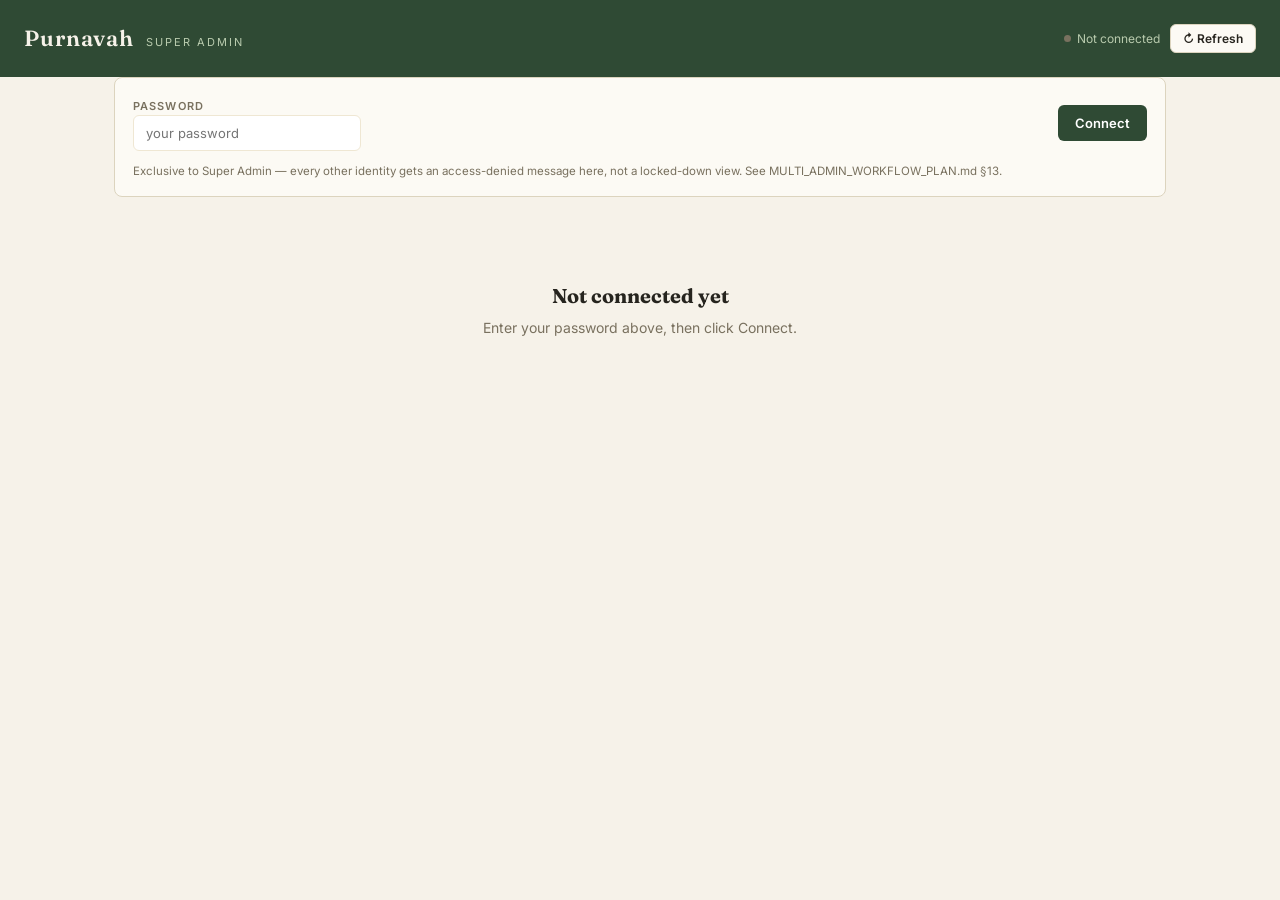
<file: orderAssignment.html>
<!DOCTYPE html>
<html lang="en">
<head>
<meta charset="UTF-8">
<meta name="viewport" content="width=device-width, initial-scale=1.0">
<title>Purnavah — Super Admin</title>
<link rel="stylesheet" href="admin-shell.css">
<link href="https://fonts.googleapis.com/css2?family=Fraunces:ital,opsz,wght@0,9..144,400;0,9..144,500;0,9..144,600;0,9..144,700;1,9..144,500&family=Inter:wght@400;500;600;700&display=swap" rel="stylesheet">
<style>
*,*::before,*::after{box-sizing:border-box;margin:0;padding:0}
:root{
  --ink:#26241E;
  --moss:#2F4A34;
  --moss-mid:#41613F;
  --moss-lt:#E7EEE1;
  --earth:#B9812E;
  --cream:#F6F2E9;
  --parchment:#EFE7D3;
  --rule:#DCD4BE;
  --stone:#79715F;
  --white:#FCFAF4;
  --red:#B14A3B;
  --red-lt:#F7E9E5;
  --amber:#8F631F;
  --amber-lt:#F6ECD8;
  --wa:#25D366;
}
html{scroll-behavior:smooth}
body{background:var(--cream);font-family:'Inter',sans-serif;color:var(--ink);font-size:14px;line-height:1.5;-webkit-font-smoothing:antialiased}

.app{max-width:1100px;margin:0 auto;padding:0 24px 80px}
.topbar{background:var(--moss);color:var(--cream);padding:22px 24px;margin-bottom:28px}
.topbar-inner{max-width:1100px;margin:0 auto;display:flex;align-items:center;justify-content:space-between;flex-wrap:wrap;gap:16px}
.brand{display:flex;align-items:baseline;gap:12px}
.brand-name{font-family:'Fraunces',serif;font-size:22px;font-weight:600;letter-spacing:.04em}
.brand-tag{font-size:11px;letter-spacing:.18em;text-transform:uppercase;color:#B9CBAE}
.topbar-actions{display:flex;gap:10px;align-items:center}
.conn-dot{width:7px;height:7px;border-radius:50%;background:var(--stone);display:inline-block;margin-right:6px}
.conn-dot.ok{background:var(--wa)}
.conn-dot.err{background:var(--red)}
.conn-status{font-size:12px;color:#B9CBAE;display:flex;align-items:center}
.nav-link{color:#B9CBAE;font-size:12.5px;font-weight:600;text-decoration:none;padding:6px 4px}
.nav-link:hover{color:var(--cream)}

.setup-bar{background:var(--white);border:1px solid var(--rule);border-radius:8px;padding:16px 18px;margin-bottom:24px;display:flex;gap:12px;align-items:center;flex-wrap:wrap}
.setup-bar input[type=text],.setup-bar input[type=password]{flex:1;min-width:220px;padding:9px 12px;border:1.5px solid var(--parchment);border-radius:6px;font-size:13px;font-family:'Inter',sans-serif}
.setup-bar label{font-size:11px;font-weight:600;letter-spacing:.1em;text-transform:uppercase;color:var(--stone)}
.setup-bar select{padding:9px 12px;border:1.5px solid var(--parchment);border-radius:6px;font-size:13px;font-family:'Inter',sans-serif;background:#fff}

.btn{font-family:'Inter',sans-serif;font-size:13px;font-weight:600;padding:9px 16px;border-radius:6px;border:1.5px solid transparent;cursor:pointer;transition:all .12s;display:inline-flex;align-items:center;gap:6px;white-space:nowrap}
.btn-primary{background:var(--moss);color:#fff}
.btn-primary:hover{background:#2d4020}
.btn-secondary{background:var(--white);color:var(--ink);border-color:var(--rule)}
.btn-secondary:hover{border-color:var(--moss);color:var(--moss)}
.btn:disabled{opacity:.5;cursor:not-allowed}
.btn-sm{font-size:12px;padding:6px 12px}

.order-list{display:flex;flex-direction:column;gap:12px}
.order-card{background:var(--white);border:1px solid var(--rule);border-radius:10px;padding:14px 18px;display:flex;align-items:center;justify-content:space-between;gap:16px;flex-wrap:wrap}
.order-id-block{min-width:0}
.order-customer{font-family:'Fraunces',serif;font-size:16px;font-weight:600;color:var(--ink)}
.order-meta{font-size:12px;color:var(--stone);margin-top:2px}
.order-flags{display:flex;gap:6px;flex-wrap:wrap;margin-top:6px;align-items:center}
.status-pill{display:inline-flex;align-items:center;border-radius:99px;padding:3px 10px;font-size:11px;font-weight:700;letter-spacing:.04em}
.flag{font-size:10.5px;font-weight:700;letter-spacing:.05em;text-transform:uppercase;padding:3px 8px;border-radius:4px}
.order-right{display:flex;align-items:center;gap:14px;flex-wrap:wrap}
.order-total{font-family:'Fraunces',serif;font-size:17px;font-weight:600;color:var(--moss)}
.assign-select{border:1px solid var(--rule);border-radius:20px;padding:5px 10px;font-size:12.5px;font-family:'Inter',sans-serif;cursor:pointer;background:#fff}

.status-count-bar{display:flex;gap:8px;flex-wrap:wrap;margin-bottom:20px;align-items:center}
.status-count-chip{display:flex;align-items:center;gap:6px;padding:8px 14px;border-radius:20px;
  border:1.5px solid transparent;cursor:pointer;font-size:12.5px;font-weight:600;
  transition:all .12s;white-space:nowrap}
.status-count-chip.active{box-shadow:0 0 0 2px var(--ink)}
.status-count-chip .chip-num{font-family:'Fraunces',serif;font-size:16px;font-weight:600}

.empty-state{text-align:center;padding:60px 20px;color:var(--stone)}
.empty-state h3{font-family:'Fraunces',serif;font-size:20px;color:var(--ink);margin-bottom:6px}

.toast{position:fixed;bottom:24px;right:24px;background:var(--ink);color:var(--cream);padding:14px 20px;border-radius:8px;font-size:13px;font-weight:500;box-shadow:0 8px 24px rgba(0,0,0,.2);z-index:100;opacity:0;transform:translateY(10px);transition:all .25s;pointer-events:none}
.toast.show{opacity:1;transform:translateY(0)}
.toast.error{background:var(--red)}

.spinner{width:14px;height:14px;border:2px solid rgba(255,255,255,.3);border-top-color:#fff;border-radius:50%;animation:spin .7s linear infinite;display:inline-block}
@keyframes spin{to{transform:rotate(360deg)}}

.hub-info-card{background:var(--white);border:1px solid var(--rule);border-radius:10px;padding:16px 18px;margin-bottom:12px}
.hub-info-card h4{font-family:'Fraunces',serif;font-size:16px;margin-bottom:10px;color:var(--ink)}
.hub-info-grid{display:grid;grid-template-columns:repeat(auto-fill,minmax(200px,1fr));gap:10px;margin-bottom:12px}
.hub-info-grid label{font-size:10.5px;font-weight:600;letter-spacing:.06em;text-transform:uppercase;color:var(--stone);display:block;margin-bottom:3px}
.hub-info-grid input{width:100%;padding:8px 10px;border:1.5px solid var(--parchment);border-radius:6px;font-size:13px;font-family:'Inter',sans-serif}
</style>
</head>
<body>

<div class="topbar">
  <div class="topbar-inner">
    <div class="brand">
      <div class="brand-name">Purnavah</div>
      <div class="brand-tag">Super Admin</div>
    </div>
    <div class="topbar-actions">
      <span class="conn-status"><span class="conn-dot" id="connDot"></span><span id="connText">Not connected</span></span>
      <button class="btn btn-secondary btn-sm" onclick="loadAll()">↻ Refresh</button>
    </div>
  </div>
</div>

<div class="app">

  <div class="setup-bar" id="setupBar">
    <div style="flex:1;min-width:180px">
      <label>Password</label><br>
      <input type="password" id="adminKey" placeholder="your password" value="" onkeydown="if(event.key==='Enter'){event.preventDefault();document.getElementById('connectBtn').click();}">
    </div>
    <button class="btn btn-primary" onclick="loadAll()" id="connectBtn">Connect</button>
    <div class="setup-hint" style="font-size:11.5px;color:var(--stone);width:100%">
      Exclusive to Super Admin — every other identity gets an access-denied message here, not a locked-down view. See MULTI_ADMIN_WORKFLOW_PLAN.md §13.
    </div>
  </div>

  <div class="setup-bar" id="filterBar" style="display:none;gap:10px;align-items:center"></div>

  <div class="status-count-bar" id="statusCountBar" style="display:none">
    <!-- rendered by renderStatusBar() -->
  </div>

  <div class="setup-bar" id="hubInfoToggleBar" style="display:none;margin-bottom:12px">
    <button class="btn btn-secondary btn-sm" onclick="toggleHubInfo()">Manage Hub Info</button>
  </div>

  <div id="hubInfoSection" style="display:none;margin-bottom:24px"></div>

  <div id="accessDenied" style="display:none">
    <div class="empty-state">
      <h3>Super Admin only</h3>
      <p id="accessDeniedMsg">This page is exclusive to Super Admin.</p>
    </div>
  </div>

  <div id="listContainer">
    <div class="empty-state">
      <h3>Not connected yet</h3>
      <p>Enter your password above, then click Connect.</p>
    </div>
  </div>

</div>

<div class="toast" id="toast"></div>

<script type="module">
import { callFn } from './supabase-client.js';
import { pageUrl } from './app-config.js';
import { initAdminPage, rememberAdmin, showAdminLogin } from './admin-shell.js';

// This page exists only for Super Admin — every request always sends a
// per-admin "password" (never a shared "key"), same as every other admin
// page now that §13 is promoted to prod (2026-09-22).

let ALL_ORDERS = [];   // every order, unfiltered — from ?action=listAll
let ALL_ADMINS = [];   // full roster (minus Password) — from ?action=admins
let CURRENT_ADMIN = null;
let filterAdminId = 'all'; // 'all' | '' (Super Admin's own bucket) | an Admin ID
let statusFilter = 'New'; // 'all' | a key of ORDER_STATUSES — defaults to New so incoming orders needing assignment surface first

// Same fulfillment-status set/colors as admin.html's ORDER_STATUSES, kept
// independent (not shared code between the two pages) since this page has
// no version-history concept and never needs the "Revised" legacy state.
const ORDER_STATUSES = {
  New:                { color:'#1D4ED8', bg:'#DBEAFE', label:'New' },
  Confirmed:          { color:'#166534', bg:'#DCFCE7', label:'Confirmed' },
  Invoiced:           { color:'#7C3AED', bg:'#EDE9FE', label:'Invoiced' },
  'Packed & Shipped':  { color:'#B9812E', bg:'#EFE7D3', label:'Packed & Shipped' },
  Delivered:          { color:'#14532D', bg:'#F0FDF4', label:'Delivered' },
  Cancelled:          { color:'#B14A3B', bg:'#FEE2E2', label:'Cancelled' }
};

function toast(msg, isError) {
  const t = document.getElementById('toast');
  t.textContent = msg;
  t.className = 'toast show' + (isError ? ' error' : '');
  setTimeout(() => t.className = 'toast', 2600);
}

// Disables `btn` and swaps in the same .spinner used by the Connect button
// for the duration of `fn`, so a double-click can't fire the same request
// twice.
async function withButtonLoading(btn, loadingLabel, fn) {
  if (!btn) return fn();
  const original = btn.innerHTML;
  btn.disabled = true;
  btn.innerHTML = `<span class="spinner"></span> ${loadingLabel}`;
  try {
    return await fn();
  } finally {
    btn.disabled = false;
    btn.innerHTML = original;
  }
}
function escapeHtml(s) {
  return String(s || '').replace(/[&<>"']/g, c => ({'&':'&amp;','<':'&lt;','>':'&gt;','"':'&quot;',"'":'&#39;'}[c]));
}
function escAttr(s) { return String(s == null ? '' : s).replace(/'/g, "\\'"); }

function apiKey() { return document.getElementById('adminKey').value.trim(); }
function authParam() { return { password: apiKey() }; }

async function loadWhoAmI() {
  try {
    const data = await callFn('admin-auth', 'whoAmI', authParam());
    CURRENT_ADMIN = data.status === 'ok' ? data.admin : null;
    if (CURRENT_ADMIN) rememberAdmin(apiKey(), CURRENT_ADMIN);
    return data.status === 'ok' ? null : (data.message || 'Invalid password');
  } catch (e) {
    CURRENT_ADMIN = null;
    return 'Could not verify password: ' + e.message;
  }
}

async function loadAll() {
  const key = apiKey();
  if (!key) { toast('Enter your password', true); return; }

  document.getElementById('connectBtn').innerHTML = '<span class="spinner"></span> Connecting';
  document.getElementById('connectBtn').disabled = true;
  document.getElementById('connDot').className = 'conn-dot';
  document.getElementById('connText').textContent = 'Connecting…';
  document.getElementById('accessDenied').style.display = 'none';
  document.getElementById('filterBar').style.display = 'none';
  document.getElementById('statusCountBar').style.display = 'none';
  document.getElementById('hubInfoToggleBar').style.display = 'none';

  try {
    const whoAmIError = await loadWhoAmI();
    if (whoAmIError) throw new Error(whoAmIError);
    if (!CURRENT_ADMIN || CURRENT_ADMIN.role !== 'Super Admin') {
      document.getElementById('connDot').className = 'conn-dot err';
      document.getElementById('connText').textContent = 'Not connected';
      document.getElementById('accessDeniedMsg').textContent = CURRENT_ADMIN
        ? `You're logged in as ${CURRENT_ADMIN.name} (${CURRENT_ADMIN.role}) — this page is exclusive to Super Admin.`
        : 'This page is exclusive to Super Admin.';
      document.getElementById('accessDenied').style.display = 'block';
      document.getElementById('listContainer').innerHTML = '';
      return;
    }

    const [ordersData, adminsData] = await Promise.all([
      callFn('orders', 'listAll', authParam()),
      callFn('admin-auth', 'admins', authParam())
    ]);
    if (ordersData.status !== 'ok') throw new Error(ordersData.message || 'Could not load orders');
    if (adminsData.status !== 'ok') throw new Error(adminsData.message || 'Could not load admins');

    ALL_ORDERS = ordersData.data;
    ALL_ADMINS = adminsData.data;

    document.getElementById('connDot').className = 'conn-dot ok';
    document.getElementById('connText').textContent = `Connected · ${ALL_ORDERS.length} orders`;
    document.getElementById('hubInfoToggleBar').style.display = 'flex';
    renderFilterBar();
    render();
    toast('Orders loaded');
  } catch (err) {
    document.getElementById('connDot').className = 'conn-dot err';
    document.getElementById('connText').textContent = 'Connection failed';
    showAdminLogin();
    toast('Failed to load: ' + err.message, true);
    document.getElementById('listContainer').innerHTML = `
      <div class="empty-state">
        <h3>Couldn't connect</h3>
        <p>${escapeHtml(err.message)}</p>
      </div>`;
  } finally {
    document.getElementById('connectBtn').innerHTML = 'Connect';
    document.getElementById('connectBtn').disabled = false;
  }
}

// Blank Assigned To means plain "unassigned" (PER_HUB_INVENTORY_PLAN.md's
// "Assigning to Hub Central" revision) — it no longer implicitly means
// Super Admin, who is now a normal roster entry with a real Admin ID like
// any other hub. Labelled with Hub Name, falling back to personal Name.
function adminName(adminId) {
  if (!adminId) return 'Unassigned';
  const a = ALL_ADMINS.find(x => x.adminId === adminId);
  return a ? (a.hubName || a.name) : adminId;
}

// The per-admin breakdown is a filter, not multiple simultaneous sections
// (confirmed 2026-09-15, §13) — picking an admin (or "All") narrows the
// list; each order still shows its own current status.
function renderFilterBar() {
  const bar = document.getElementById('filterBar');
  bar.style.display = 'flex';
  // Every active hub-admin, Super Admin included (Hub Central is a real hub
  // too — PER_HUB_INVENTORY_PLAN.md).
  const active = ALL_ADMINS.filter(a => a.active);
  bar.innerHTML = `
    <label style="font-size:12.5px;color:var(--stone);font-weight:600">Filter by admin</label>
    <select onchange="setFilterAdmin(this.value)">
      <option value="all" ${filterAdminId === 'all' ? 'selected' : ''}>All orders</option>
      <option value="" ${filterAdminId === '' ? 'selected' : ''}>Unassigned</option>
      ${active.map(a => `<option value="${escAttr(a.adminId)}" ${filterAdminId === a.adminId ? 'selected' : ''}>${escapeHtml(a.hubName || a.name)}</option>`).join('')}
    </select>`;
}
function setFilterAdmin(v) { filterAdminId = v; render(); }
function setStatusFilter(s) { statusFilter = s; render(); }

// Status tabs/counts reflect whichever admin is currently selected in the
// "Filter by admin" control above, so switching that dropdown also updates
// these counts — the two filters combine (admin narrows first, status tab
// narrows further), not two independent views.
function renderStatusBar(byAdmin) {
  const bar = document.getElementById('statusCountBar');
  bar.style.display = 'flex';

  const counts = {};
  Object.keys(ORDER_STATUSES).forEach(s => counts[s] = 0);
  byAdmin.forEach(o => { const s = o.status || 'New'; if (counts[s] !== undefined) counts[s]++; });

  bar.innerHTML = Object.entries(counts).map(([status, count]) => {
    const cfg = ORDER_STATUSES[status];
    const isActive = statusFilter === status;
    return `<div class="status-count-chip ${isActive ? 'active' : ''}"
      style="background:${cfg.bg};color:${cfg.color};border-color:${isActive ? cfg.color : 'transparent'}"
      onclick="setStatusFilter('${status}')">
      <span class="chip-num">${count}</span>
      <span>${cfg.label}</span>
    </div>`;
  }).join('') +
  `<div class="status-count-chip ${statusFilter === 'all' ? 'active' : ''}"
     style="background:var(--parchment);color:var(--stone);border-color:var(--rule)"
     onclick="setStatusFilter('all')">
     <span class="chip-num">${byAdmin.length}</span><span>All</span></div>`;
}

function render() {
  const container = document.getElementById('listContainer');
  const byAdmin = filterAdminId === 'all'
    ? ALL_ORDERS
    : ALL_ORDERS.filter(o => (o.assignedTo || '') === filterAdminId);
  renderStatusBar(byAdmin);

  const filtered = statusFilter === 'all'
    ? byAdmin
    : byAdmin.filter(o => (o.status || 'New') === statusFilter);

  if (filtered.length === 0) {
    container.innerHTML = `<div class="empty-state"><h3>No orders match</h3><p>Try a different filter.</p></div>`;
    return;
  }
  // Most-recently touched order first, same convention as admin.html.
  const sorted = [...filtered].sort((a, b) => (b.lastUpdated || b.timestamp || '').localeCompare(a.lastUpdated || a.timestamp || ''));
  container.innerHTML = `<div class="order-list">${sorted.map(renderCard).join('')}</div>`;
}

function renderCard(o) {
  const itemCount = Object.keys(o.items || {}).length;
  // Every active hub-admin, Super Admin included (Hub Central is a real hub
  // too — PER_HUB_INVENTORY_PLAN.md); blank stays selectable as "Unassigned"
  // for a not-yet-confirmed order (the server rejects it once confirmed).
  const active = ALL_ADMINS.filter(a => a.active);
  const statusCfg = ORDER_STATUSES[o.status] || ORDER_STATUSES.New;
  return `
  <div class="order-card">
    <div class="order-id-block">
      <div class="order-customer">${escapeHtml(o.customerName || '(no name)')}</div>
      <div class="order-meta">${escapeHtml(o.phone)} · ${escapeHtml(o.timestamp)} · ${itemCount} item${itemCount !== 1 ? 's' : ''}${o.gaplOrderId ? ' · ' + escapeHtml(o.gaplOrderId) : ''}</div>
      <div class="order-flags">
        <span class="status-pill" style="background:${statusCfg.bg};color:${statusCfg.color}">${escapeHtml(statusCfg.label)}</span>
        <span class="flag" style="background:var(--moss-lt);color:var(--moss)">Currently: ${escapeHtml(adminName(o.assignedTo))}</span>
      </div>
    </div>
    <div class="order-right">
      <div class="order-total">₹${(o.finalTotal || o.orderTotal || 0).toLocaleString('en-IN')}</div>
      <select class="assign-select" onchange="assignOrder(this, '${o.rowIndex}', this.value)">
        <option value="" ${!o.assignedTo ? 'selected' : ''}>Unassigned</option>
        ${active.map(a => `<option value="${escAttr(a.adminId)}" ${o.assignedTo === a.adminId ? 'selected' : ''}>Assign to: ${escapeHtml(a.hubName || a.name)}</option>`).join('')}
      </select>
    </div>
  </div>`;
}

async function assignOrder(sel, rowIndex, adminId) {
  const o = ALL_ORDERS.find(x => x.rowIndex === rowIndex);
  const previousAssignee = o.assignedTo;
  // Only meaningful server-side when reassigning an already-confirmed
  // order to a different hub (see moveConfirmedOrderStock_ in
  // orders_code.dev.gs) — harmless to send otherwise.
  const newAdmin = ALL_ADMINS.find(a => a.adminId === adminId);
  if (sel) sel.disabled = true; // re-enabled by the render() call in every branch below
  try {
    const data = await callFn('orders', 'update', {
      ...authParam(), rowIndex,
      fields: { 'Assigned To': adminId },
      newAssignedAdminUpi: newAdmin ? newAdmin.upiVpa : ''
    });
    if (data.status !== 'ok') throw new Error(data.message);
    o.assignedTo = adminId;
    render();
    toast('Order assigned to ' + adminName(adminId));

    // Click-to-send WhatsApp notification — same wa.me?text= prefilled-tab
    // pattern as every other WhatsApp feature in this codebase, never a
    // silent/automatic push. Only fires on an actual reassignment to
    // someone new, and only if that admin has a WhatsApp number on file.
    if (adminId && adminId !== previousAssignee) {
      const admin = ALL_ADMINS.find(a => a.adminId === adminId);
      if (admin && admin.whatsapp) sendAssignmentWhatsApp(o, admin);
      else if (admin) toast(`${admin.name} has no WhatsApp number on file — notify them yourself`, true);
    }
  } catch (err) {
    toast('Assign failed: ' + err.message, true);
    render(); // revert the <select> to the last-known-good state
  }
}

// Deep link into admin.html in the selected environment, expanded to this order —
// carries the Orders URL + this admin's own password so the recipient
// doesn't have to re-enter them, matched by Order Ref (stable across
// "Update order" versions), never rowIndex.
function sendAssignmentWhatsApp(o, admin) {
  const itemCount = Object.keys(o.items || {}).length;
  const deepLink = new URL(pageUrl('admin.html', { key: apiKey(), orderRef: o.orderRef }), location.href).href;
  const msg = `📦 *New order assigned to you — please confirm ASAP*

Order: ${o.gaplOrderId || (o.orderRef || '').slice(0, 8)}
Customer: ${o.customerName}
Items: ${itemCount}

Open it here: ${deepLink}`;
  const phone = admin.whatsapp.length === 10 ? '91' + admin.whatsapp : admin.whatsapp;
  window.open(`https://wa.me/${phone}?text=${encodeURIComponent(msg)}`, '_blank');
}

// "Manage Hub Info" (PER_HUB_INVENTORY_PLAN.md) — Super-Admin-only editable
// form per active hub-admin (Hub Central included) for the display name and
// printed invoice legal identity of that hub.
const HUB_INFO_FIELDS = [
  ['hubName', 'Hub Name'], ['companyName', 'Company Name'], ['companyAddress', 'Company Address'],
  ['gstin', 'GSTIN'], ['companyEmail', 'Company Email'], ['companyWebsite', 'Company Website'],
  ['companyPhone', 'Company Phone'], ['fssaiLicenseNo', 'FSSAI Lic No']
];
let hubInfoOpen = false;

function toggleHubInfo() {
  hubInfoOpen = !hubInfoOpen;
  document.getElementById('hubInfoSection').style.display = hubInfoOpen ? 'block' : 'none';
  if (hubInfoOpen) renderHubInfoSection();
}

function renderHubInfoSection() {
  const container = document.getElementById('hubInfoSection');
  const active = ALL_ADMINS.filter(a => a.active);
  container.innerHTML = active.map(a => `
    <div class="hub-info-card">
      <h4>${escapeHtml(a.hubName || a.name)} <span style="font-size:11px;font-weight:400;color:var(--stone)">(${escapeHtml(a.name)} · ${escapeHtml(a.role)})</span></h4>
      <div class="hub-info-grid">
        ${HUB_INFO_FIELDS.map(([key, label]) => `
          <div>
            <label>${label}</label>
            <input type="text" id="hubInfo-${escAttr(a.adminId)}-${key}" value="${escAttr(a[key] || '')}">
          </div>`).join('')}
      </div>
      <button class="btn btn-primary btn-sm" onclick="saveHubInfo(this, '${escAttr(a.adminId)}')">Save</button>
    </div>`).join('') || `<div class="empty-state"><p>No active hub-admins found.</p></div>`;
}

async function saveHubInfo(btn, adminId) {
  const fields = {};
  HUB_INFO_FIELDS.forEach(([key, label]) => {
    fields[label] = document.getElementById(`hubInfo-${adminId}-${key}`).value.trim();
  });
  await withButtonLoading(btn, 'Saving…', async () => {
    try {
      const data = await callFn('admin-auth', 'updateHubInfo', { ...authParam(), adminId, fields });
      if (data.status !== 'ok') throw new Error(data.message);
      const a = ALL_ADMINS.find(x => x.adminId === adminId);
      if (a) {
        HUB_INFO_FIELDS.forEach(([key, label]) => { a[key] = fields[label]; });
      }
      renderFilterBar();
      render();
      toast('Hub info saved');
    } catch (err) {
      toast('Save failed: ' + err.message, true);
    }
  });
}

// Inline onclick/onchange attributes resolve against `window`, not this
// module's own scope — see the equivalent note in index.html/admin.html.
Object.assign(window, {
  toast,
  loadAll, setFilterAdmin, setStatusFilter, assignOrder, toggleHubInfo, saveHubInfo,
});
initAdminPage(loadAll);
</script>
</body>
</html>
</file>
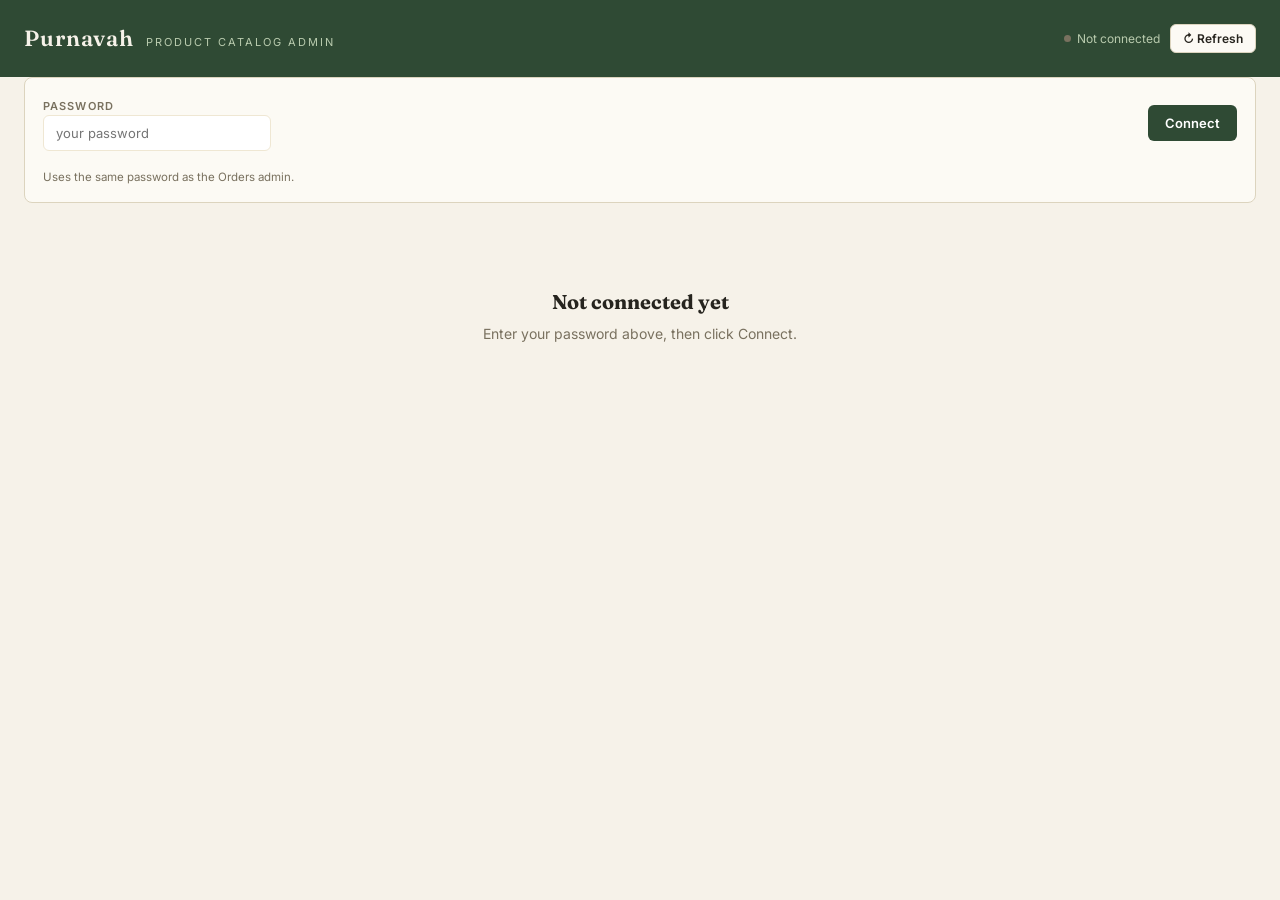
<file: products.html>
<!DOCTYPE html>
<html lang="en">
<head>
<meta charset="UTF-8">
<meta name="viewport" content="width=device-width, initial-scale=1.0">
<title>Purnavah — Product Catalog Admin</title>
<link rel="stylesheet" href="admin-shell.css">
<link href="https://fonts.googleapis.com/css2?family=Fraunces:ital,opsz,wght@0,9..144,400;0,9..144,500;0,9..144,600;0,9..144,700;1,9..144,500&family=Inter:wght@400;500;600;700&display=swap" rel="stylesheet">
<style>
*,*::before,*::after{box-sizing:border-box;margin:0;padding:0}
:root{
  --ink:#26241E;
  --moss:#2F4A34;
  --moss-mid:#41613F;
  --moss-lt:#E7EEE1;
  --earth:#B9812E;
  --cream:#F6F2E9;
  --parchment:#EFE7D3;
  --rule:#DCD4BE;
  --stone:#79715F;
  --white:#FCFAF4;
  --red:#B14A3B;
  --red-lt:#F7E9E5;
  --amber:#8F631F;
  --amber-lt:#F6ECD8;
  --wa:#25D366;
}
html{scroll-behavior:smooth}
body{background:var(--cream);font-family:'Inter',sans-serif;color:var(--ink);font-size:14px;line-height:1.5;-webkit-font-smoothing:antialiased}

/* ── LAYOUT ── */
.app{max-width:1500px;margin:0 auto;padding:0 24px 80px}
.topbar{background:var(--moss);color:var(--cream);padding:22px 24px;margin-bottom:28px}
.topbar-inner{max-width:1500px;margin:0 auto;display:flex;align-items:center;justify-content:space-between;flex-wrap:wrap;gap:16px}
.brand{display:flex;align-items:baseline;gap:12px}
.brand-name{font-family:'Fraunces',serif;font-size:22px;font-weight:600;letter-spacing:.04em}
.brand-tag{font-size:11px;letter-spacing:.18em;text-transform:uppercase;color:#B9CBAE}
.topbar-actions{display:flex;gap:10px;align-items:center}
.conn-dot{width:7px;height:7px;border-radius:50%;background:var(--stone);display:inline-block;margin-right:6px}
.conn-dot.ok{background:var(--wa)}
.conn-dot.err{background:var(--red)}
.conn-status{font-size:12px;color:#B9CBAE;display:flex;align-items:center}
.nav-link{color:#B9CBAE;font-size:12.5px;font-weight:600;text-decoration:none;padding:6px 4px}
.nav-link:hover{color:var(--cream)}

/* ── KEY SETUP BAR ── */
.setup-bar{background:var(--white);border:1px solid var(--rule);border-radius:8px;padding:16px 18px;margin-bottom:24px;display:flex;gap:12px;align-items:center;flex-wrap:wrap}
.setup-bar input[type=text],.setup-bar input[type=password]{flex:1;min-width:220px;padding:9px 12px;border:1.5px solid var(--parchment);border-radius:6px;font-size:13px;font-family:'Inter',sans-serif}
.setup-bar label{font-size:11px;font-weight:600;letter-spacing:.1em;text-transform:uppercase;color:var(--stone)}
.setup-hint{font-size:11.5px;color:var(--stone);margin-top:6px;flex-basis:100%}

/* ── BUTTONS ── */
.btn{font-family:'Inter',sans-serif;font-size:13px;font-weight:600;padding:9px 16px;border-radius:6px;border:1.5px solid transparent;cursor:pointer;transition:all .12s;display:inline-flex;align-items:center;gap:6px;white-space:nowrap}
.btn-primary{background:var(--moss);color:#fff}
.btn-primary:hover{background:#2d4020}
.btn-secondary{background:var(--white);color:var(--ink);border-color:var(--rule)}
.btn-secondary:hover{border-color:var(--moss);color:var(--moss)}
.btn-danger{background:var(--white);color:var(--red);border-color:var(--red)}
.btn-danger:hover{background:var(--red-lt)}
.btn-ghost{background:transparent;color:var(--stone);border-color:transparent;padding:6px 10px}
.btn-ghost:hover{color:var(--ink);background:var(--parchment)}
.btn:disabled{opacity:.5;cursor:not-allowed}
.btn-sm{font-size:12px;padding:6px 12px}

/* ── STATS ── */
.stats-row{display:grid;grid-template-columns:repeat(auto-fit,minmax(160px,1fr));gap:12px;margin-bottom:24px}
.stat-card{background:var(--white);border:1px solid var(--rule);border-radius:8px;padding:16px 18px}
.stat-num{font-family:'Fraunces',serif;font-size:28px;font-weight:600;color:var(--moss)}
.stat-label{font-size:11px;font-weight:600;letter-spacing:.1em;text-transform:uppercase;color:var(--stone);margin-top:2px}

/* ── FILTER BAR ── */
.filter-bar{display:flex;gap:10px;align-items:center;margin-bottom:18px;flex-wrap:wrap}
.filter-chip{padding:7px 14px;border-radius:20px;border:1.5px solid var(--rule);background:var(--white);font-size:12.5px;font-weight:600;color:var(--stone);cursor:pointer;transition:all .12s;white-space:nowrap}
.filter-chip.active{background:var(--ink);color:var(--cream);border-color:var(--ink)}
.search-input{flex:1;min-width:200px;padding:9px 14px;border:1.5px solid var(--parchment);border-radius:20px;font-size:13px;font-family:'Inter',sans-serif;background:var(--white)}
.search-input:focus{outline:none;border-color:var(--moss)}
select.filter-select{padding:8px 12px;border-radius:20px;border:1.5px solid var(--rule);background:var(--white);font-size:12.5px;font-family:'Inter',sans-serif;color:var(--ink)}

/* ── ADD PANEL ── */
.add-panel{background:var(--white);border:1.5px solid var(--moss);border-radius:10px;padding:18px 20px;margin-bottom:20px;display:none}
.add-panel.show{display:block}
.add-panel h3{font-family:'Fraunces',serif;font-size:17px;font-weight:600;margin-bottom:14px}
.add-grid{display:grid;grid-template-columns:repeat(auto-fill,minmax(150px,1fr));gap:12px}
.add-grid .field-full{grid-column:1/-1}
.add-grid label{display:block;font-size:10.5px;font-weight:700;letter-spacing:.08em;text-transform:uppercase;color:var(--stone);margin-bottom:5px}
.add-grid input,.add-grid select{width:100%;padding:8px 10px;border:1.5px solid var(--parchment);border-radius:6px;font-size:13px;font-family:'Inter',sans-serif;background:#fff}
.add-grid input:focus,.add-grid select:focus{outline:none;border-color:var(--moss)}
.add-actions{display:flex;gap:8px;margin-top:16px}
.wa-preview{font-size:11.5px;color:var(--stone);margin-top:10px;font-style:italic}

/* ── TABLE ── */
.table-wrap{background:var(--white);border:1px solid var(--rule);border-radius:10px;overflow-x:auto}
table.catalog-table{width:100%;border-collapse:collapse;font-size:13px;min-width:1150px}
.catalog-table th{text-align:left;font-size:10.5px;font-weight:700;letter-spacing:.06em;text-transform:uppercase;color:var(--stone);padding:10px 10px;border-bottom:1.5px solid var(--rule);background:var(--parchment);position:sticky;top:0;white-space:nowrap}
.catalog-table td{padding:8px 10px;border-bottom:1px solid var(--parchment);vertical-align:middle}
.catalog-table tr:last-child td{border-bottom:none}
.catalog-table tr.inactive-row{background:#FAF8F4;color:var(--stone)}
.catalog-table input,.catalog-table select{width:100%;padding:6px 8px;border:1.5px solid var(--parchment);border-radius:5px;font-size:12.5px;font-family:'Inter',sans-serif;background:#fff}
.catalog-table input:focus,.catalog-table select:focus{outline:none;border-color:var(--moss)}
.catalog-table input.num{text-align:right}
.col-name{min-width:170px;font-weight:600}
.col-narrow{width:80px}
.col-mid{width:110px}
.catalog-table .col-mrp{width:130px;min-width:130px}
.catalog-table .col-gst{width:100px;min-width:100px}
.catalog-table .col-stock{width:100px;min-width:100px;max-width:100px;padding-left:3px;padding-right:3px}
.catalog-table th.col-stock{white-space:normal;overflow-wrap:anywhere}
.catalog-table .col-stock input{min-width:0;padding-left:2px;padding-right:2px;appearance:textfield}
.catalog-table .col-stock input::-webkit-inner-spin-button,.catalog-table .col-stock input::-webkit-outer-spin-button{-webkit-appearance:none;margin:0}
.col-check{width:34px;text-align:center}
.col-check input{cursor:pointer;width:16px;height:16px}
.row-actions{display:flex;gap:6px;white-space:nowrap}

/* ── BULK ACTIONS BAR ── */
.bulk-bar{display:none;align-items:center;gap:12px;background:var(--moss-lt);border:1.5px solid var(--moss);border-radius:8px;padding:10px 16px;margin-bottom:14px}
.bulk-bar.show{display:flex}
.bulk-count{font-size:12.5px;font-weight:700;color:var(--moss);margin-right:auto}
.badge-active{font-size:10.5px;font-weight:700;padding:3px 8px;border-radius:4px;background:var(--moss-lt);color:var(--moss)}
.badge-inactive{font-size:10.5px;font-weight:700;padding:3px 8px;border-radius:4px;background:var(--red-lt);color:var(--red)}

.empty-state{text-align:center;padding:60px 20px;color:var(--stone)}
.empty-state h3{font-family:'Fraunces',serif;font-size:20px;color:var(--ink);margin-bottom:6px}

.toast{position:fixed;bottom:24px;right:24px;background:var(--ink);color:var(--cream);padding:14px 20px;border-radius:8px;font-size:13px;font-weight:500;box-shadow:0 8px 24px rgba(0,0,0,.2);z-index:100;opacity:0;transform:translateY(10px);transition:all .25s;pointer-events:none}
.toast.show{opacity:1;transform:translateY(0)}
.toast.error{background:var(--red)}
.toast.success{background:var(--moss)}

.spinner{width:14px;height:14px;border:2px solid rgba(255,255,255,.3);border-top-color:#fff;border-radius:50%;animation:spin .7s linear infinite;display:inline-block}
@keyframes spin{to{transform:rotate(360deg)}}

.toolbar{display:flex;justify-content:space-between;align-items:center;margin-bottom:18px;flex-wrap:wrap;gap:10px}

.notice-bar{background:var(--amber-lt);border:1.5px solid var(--amber);border-radius:8px;padding:10px 16px;margin-bottom:18px;font-size:12.5px;font-weight:600;color:var(--amber)}
</style>
</head>
<body>

<div class="topbar">
  <div class="topbar-inner">
    <div class="brand">
      <div class="brand-name">Purnavah</div>
      <div class="brand-tag">Product Catalog Admin</div>
    </div>
    <div class="topbar-actions">
      <span class="conn-status"><span class="conn-dot" id="connDot"></span><span id="connText">Not connected</span></span>
      <button class="btn btn-secondary btn-sm" onclick="loadProducts()">↻ Refresh</button>
    </div>
  </div>
</div>

<div class="app">

  <div class="setup-bar" id="setupBar">
    <div style="flex:1;min-width:180px">
      <label>Password</label><br>
      <input type="password" id="adminKey" placeholder="your password" value="">
    </div>
    <button class="btn btn-primary" onclick="loadProducts()" id="connectBtn">Connect</button>
    <div class="setup-hint">Uses the same password as the Orders admin.</div>
  </div>

  <!-- Multi-admin workflow — shows "Logged
       in as X (Role)" once whoAmI resolves at connect time. This page stays
       equal-access for every admin (§13 point 3 — no per-admin scoping,
       there's no per-admin catalog data to scope) — this is purely a status
       display, not a gate. The old self-picked "Who are you?" dropdown is
       superseded (see MULTI_ADMIN_WORKFLOW_PLAN.md §13). -->
  <div class="setup-bar" id="identityBar" style="display:none;gap:10px;align-items:center"></div>

  <div class="stats-row" id="statsRow" style="display:none">
    <div class="stat-card"><div class="stat-num" id="statTotal">0</div><div class="stat-label">Total products</div></div>
    <div class="stat-card"><div class="stat-num" id="statActive">0</div><div class="stat-label">Active</div></div>
    <div class="stat-card"><div class="stat-num" id="statInactive">0</div><div class="stat-label">Inactive / OOS</div></div>
    <div class="stat-card"><div class="stat-num" id="statCategories">0</div><div class="stat-label">Categories</div></div>
  </div>

  <div id="mainArea" style="display:none">
    <div class="notice-bar">⚠️ After updating catalog Excel, please refresh the sheet.</div>
    <div class="toolbar">
      <div class="filter-bar" style="margin-bottom:0;flex:1">
        <div class="filter-chip active" data-filter="all" onclick="setFilter('all')">All</div>
        <div class="filter-chip" data-filter="active" onclick="setFilter('active')">Active</div>
        <div class="filter-chip" data-filter="inactive" onclick="setFilter('inactive')">Inactive</div>
        <select class="filter-select" id="categoryFilter" onchange="render()">
          <option value="">All categories</option>
        </select>
        <!-- Per-hub stock (PER_HUB_INVENTORY_PLAN.md) — visibility flipped on by initPerHubUi() -->
        <select class="filter-select" id="hubFilter" style="display:none" onchange="render()">
          <option value="">All hubs</option>
        </select>
        <input class="search-input" id="searchInput" placeholder="Search product or display name…" oninput="render()">
      </div>
      <button class="btn btn-primary" onclick="toggleAddPanel()">+ Add product</button>
    </div>

    <div class="add-panel" id="addPanel">
      <h3>New product</h3>
      <div class="add-grid">
        <div>
          <label>Product Name *</label>
          <input type="text" id="add-productName" placeholder="Internal key, e.g. Mustard Oil Organic 1L">
        </div>
        <div>
          <label>Category *</label>
          <input type="text" id="add-category" list="categoryList" placeholder="e.g. Ghee">
        </div>
        <div>
          <label>Display Name *</label>
          <input type="text" id="add-displayName" placeholder="Shown to customers" oninput="updateWaPreview()">
        </div>
        <div>
          <label>Unit</label>
          <input type="text" id="add-unit" placeholder="L, kg, ml, box">
        </div>
        <div>
          <label>Pack Size</label>
          <input type="text" id="add-packSize" placeholder="1 L, 500 g" oninput="updateWaPreview()">
        </div>
        <div>
          <label>MRP (₹) *</label>
          <input type="number" id="add-mrp" min="0" step="0.01">
        </div>
        <div>
          <label>HSN/SAC</label>
          <input type="text" id="add-hsn">
        </div>
        <div>
          <label>GST %</label>
          <input type="number" id="add-gstPct" min="0" step="0.01">
        </div>
        <div id="add-stock-single">
          <label>Stock</label>
          <input type="number" id="add-stock" min="0" value="0">
        </div>
        <!-- Per-hub stock (PER_HUB_INVENTORY_PLAN.md) — populated by
             renderAddStockHubs(), shown instead of add-stock-single (see initPerHubUi()) -->
        <div class="field-full" id="add-stock-hubs" style="display:none"></div>
        <div>
          <label>Active</label>
          <select id="add-active">
            <option value="Y">Y</option>
            <option value="N" selected>N</option>
          </select>
        </div>
        <div class="field-full">
          <label>Notes</label>
          <input type="text" id="add-notes" placeholder="Optional">
        </div>
        <div>
          <label>Max Order Qty (kg)</label>
          <input type="number" id="add-maxOrderKg" min="0" step="0.01" placeholder="Blank = no limit">
        </div>
        <div class="field-full">
          <label>Contents</label>
          <input type="text" id="add-contents" placeholder="For bundles, e.g. Turmeric 50g, Red Chilli 50g, Coriander 50g, Garam Masala 50g — optional">
        </div>
      </div>
      <div class="wa-preview" id="waPreview">WA Key preview: —</div>
      <div class="add-actions">
        <button class="btn btn-primary btn-sm" onclick="addProduct(this)">Save new product</button>
        <button class="btn btn-secondary btn-sm" onclick="toggleAddPanel(false)">Cancel</button>
      </div>
    </div>

    <div class="bulk-bar" id="bulkBar">
      <span class="bulk-count" id="bulkCount">0 selected</span>
      <button class="btn btn-danger btn-sm" onclick="bulkDelete(this)">🗑 Delete selected</button>
      <button class="btn btn-ghost btn-sm" onclick="clearSelection()">Clear</button>
    </div>

    <div id="tableContainer"></div>
  </div>

  <div id="notConnected">
    <div class="empty-state">
      <h3>Not connected yet</h3>
      <p>Enter your password above, then click Connect.</p>
    </div>
  </div>

</div>

<datalist id="categoryList"></datalist>

<div class="toast" id="toast"></div>

<script type="module">
import { callFn } from './supabase-client.js';
import { initAdminPage, rememberAdmin, showAdminLogin } from './admin-shell.js';

let products = [];
let editState = {}; // rowIndex -> cloned editable fields
let currentFilter = 'all';
let selectedRows = new Set();
const savingRows = new Set();
let sortDir = 'asc'; // Product Name sort direction

function toast(msg, isError) {
  const t = document.getElementById('toast');
  t.textContent = msg;
  t.className = 'toast show' + (isError ? ' error' : ' success');
  setTimeout(() => t.className = 'toast', 2600);
}

// Disables `btn` and swaps in the same .spinner used by the Connect button
// for the duration of `fn`, so a double-click can't fire the same request
// twice.
async function withButtonLoading(btn, loadingLabel, fn) {
  if (!btn) return fn();
  if (btn.disabled) return;
  const original = btn.innerHTML;
  btn.disabled = true;
  btn.setAttribute('aria-busy', 'true');
  btn.innerHTML = `<span class="spinner"></span> ${loadingLabel}`;
  try {
    return await fn();
  } finally {
    btn.disabled = false;
    btn.removeAttribute('aria-busy');
    btn.innerHTML = original;
  }
}

function apiKey() { return document.getElementById('adminKey').value.trim(); }
function authParam() { return { password: apiKey() }; }

// ─────────────────────────────────────────────
//  MULTI-ADMIN WORKFLOW (DEV-only) — identity display only, for consistency
//  with admin.html/invoices.html/finance.html. Catalog editing is equal
//  access for all three admins (§13 point 3), so there's no visibility/
//  permission gating on this page — this just shows who's logged in. The
//  old self-picked "Who are you?" dropdown is superseded (§13).
// ─────────────────────────────────────────────
let CURRENT_ADMIN = null; // {adminId, name, role, whatsapp, upiVpa} — resolved once at connect via ?action=whoAmI

async function loadWhoAmI() {
  try {
    const data = await callFn('admin-auth', 'whoAmI', authParam());
    if (data.status === 'ok') { CURRENT_ADMIN = data.admin; rememberAdmin(apiKey(), CURRENT_ADMIN); }
    else { CURRENT_ADMIN = null; console.warn('whoAmI failed', data.message); }
  } catch (e) {
    CURRENT_ADMIN = null;
    console.warn('whoAmI failed', e);
  }
}

// ─────────────────────────────────────────────
//  PER-HUB STOCK (promoted to prod 2026-09-22) — see PER_HUB_INVENTORY_PLAN.md.
// ─────────────────────────────────────────────
let HUBS = []; // [{adminId, name}] — active hub-admin roster, from ?action=hubs

async function loadHubs() {
  try {
    const data = await callFn('admin-auth', 'hubs', authParam());
    if (data.status === 'ok') HUBS = data.data;
    else { HUBS = []; console.warn('hubs failed', data.message); }
  } catch (e) {
    HUBS = [];
    console.warn('hubs failed', e);
  }
}

// Own hub only, Super Admin any (PER_HUB_INVENTORY_PLAN.md decision 3) —
// mirrors the server-side check in catalog_code.dev.gs's handleUpdate/handleAdd.
function canEditHub(hubId) {
  return !!CURRENT_ADMIN && (CURRENT_ADMIN.role === 'Super Admin' || CURRENT_ADMIN.adminId === hubId);
}

function populateHubFilter() {
  const sel = document.getElementById('hubFilter');
  if (!sel) return;
  const currentVal = sel.value;
  sel.innerHTML = '<option value="">All hubs</option>' +
    HUBS.map(h => `<option value="${escAttr(h.adminId)}">${escapeHtml(h.name)}</option>`).join('');
  sel.value = currentVal;
}

function renderAddStockHubs() {
  const container = document.getElementById('add-stock-hubs');
  if (!container) return;
  container.innerHTML = `<label>Stock per hub</label><div class="add-grid" style="margin-top:0">` +
    HUBS.map(h => {
      const editable = canEditHub(h.adminId);
      return `<div>
        <label style="text-transform:none;font-weight:600;font-size:11px">${escapeHtml(h.name)}</label>
        <input type="number" min="0" id="add-stock-hub-${escAttr(h.adminId)}" placeholder="—" ${editable ? '' : 'disabled'}>
      </div>`;
    }).join('') + `</div>`;
}
function renderIdentityBar() {
  const bar = document.getElementById('identityBar');
  if (!bar) return;
  if (!CURRENT_ADMIN) { bar.style.display = 'none'; return; }
  bar.style.display = 'flex';
  bar.innerHTML = `<span style="font-size:12.5px;color:var(--stone)">Logged in as <strong>${escapeHtml(CURRENT_ADMIN.name)}</strong>${CURRENT_ADMIN.role === 'Super Admin' ? ' (Super Admin)' : ''}</span>`;
}

function escapeHtml(s) {
  return String(s || '').replace(/[&<>"']/g, c => ({'&':'&amp;','<':'&lt;','>':'&gt;','"':'&quot;',"'":'&#39;'}[c]));
}
function escAttr(s) { return String(s == null ? '' : s).replace(/'/g, "\\'"); }

function computeWaKey(displayName, packSize) {
  displayName = (displayName || '').trim();
  packSize = (packSize || '').trim();
  return packSize ? `${displayName} (${packSize})` : displayName;
}

async function loadProducts() {
  const key = apiKey();
  if (!key) { toast('Enter your password', true); return; }

  document.getElementById('connectBtn').innerHTML = '<span class="spinner"></span> Connecting';
  document.getElementById('connectBtn').disabled = true;
  document.getElementById('connDot').className = 'conn-dot';
  document.getElementById('connText').textContent = 'Connecting…';

  try {
    const [data] = await Promise.all([
      callFn('products', 'list', authParam()),
      loadWhoAmI().then(loadHubs)
    ]);
    if (data.status !== 'ok') throw new Error(data.message || 'Unknown error');

    products = data.data;
    editState = {};
    selectedRows.clear();

    document.getElementById('connDot').className = 'conn-dot ok';
    document.getElementById('connText').textContent = `Connected · ${products.length} products`;
    document.getElementById('statsRow').style.display = 'grid';
    document.getElementById('mainArea').style.display = 'block';
    document.getElementById('notConnected').style.display = 'none';
    renderIdentityBar();
    populateCategoryOptions();
    populateHubFilter();
    renderAddStockHubs();
    toast('Catalog loaded');
    render();
  } catch (err) {
    document.getElementById('connDot').className = 'conn-dot err';
    document.getElementById('connText').textContent = 'Connection failed';
    showAdminLogin();
    document.getElementById('mainArea').style.display = 'none';
    document.getElementById('notConnected').style.display = 'block';
    document.getElementById('notConnected').innerHTML = `
      <div class="empty-state">
        <h3>Couldn't connect</h3>
        <p>${escapeHtml(err.message)}</p>
        <p style="margin-top:10px;font-size:12px">Make sure the password matches an active row in td_admins.</p>
      </div>`;
    toast('Failed to load: ' + err.message, true);
  } finally {
    document.getElementById('connectBtn').innerHTML = 'Connect';
    document.getElementById('connectBtn').disabled = false;
  }
}

// Known category codes (Issue 3) — matches index.html's CATEGORY_LABELS
// keys exactly, so an admin adding the first Spices product sees the right
// preset instead of guessing/mistyping the code string index.html expects.
const KNOWN_CATEGORIES = [
  'Oils - Organic', 'Oils - Regular', 'Ghee', 'Flour', 'Dal', 'Rice',
  'Spices - Whole', 'Spices - Ground'
];

function populateCategoryOptions() {
  const existingCats = [...new Set(products.map(p => p.category).filter(Boolean))].sort();

  const filterSel = document.getElementById('categoryFilter');
  const currentVal = filterSel.value;
  filterSel.innerHTML = '<option value="">All categories</option>' +
    existingCats.map(c => `<option value="${escAttr(c)}">${escapeHtml(c)}</option>`).join('');
  filterSel.value = currentVal;

  // The add/edit datalist also suggests the known presets even before any
  // product uses them yet, on top of whatever categories already exist.
  const suggestedCats = [...new Set([...KNOWN_CATEGORIES, ...existingCats])].sort();
  document.getElementById('categoryList').innerHTML = suggestedCats.map(c => `<option value="${escAttr(c)}">`).join('');
}

function setFilter(f) {
  currentFilter = f;
  document.querySelectorAll('.filter-chip').forEach(c => c.classList.toggle('active', c.dataset.filter === f));
  render();
}

function toggleSort() {
  sortDir = sortDir === 'asc' ? 'desc' : 'asc';
  render();
}

function getEdit(p) {
  if (!editState[p.rowIndex]) {
    const ed = {
      category: p.category, displayName: p.displayName, unit: p.unit, packSize: p.packSize,
      mrp: p.mrp, hsn: p.hsn, gstPct: p.gstPct, active: p.active, notes: p.notes,
      contents: p.contents, maxOrderKg: p.maxOrderKg
    };
    // Per-hub stock — '' (not 0) means "not sold at this hub," matching the
    // sheet's blank-cell convention.
    ed.stockByHub = {};
    (p.stockByHub || []).forEach(h => { ed.stockByHub[h.adminId] = h.stock === null ? '' : h.stock; });
    editState[p.rowIndex] = ed;
  }
  return editState[p.rowIndex];
}

function render() {
  const search = document.getElementById('searchInput').value.toLowerCase();
  const catFilter = document.getElementById('categoryFilter').value;
  const hubFilterEl = document.getElementById('hubFilter');
  const hubFilter = hubFilterEl ? hubFilterEl.value : '';

  let filtered = products.filter(p => {
    const ed = getEdit(p);
    if (currentFilter === 'active' && ed.active !== 'Y') return false;
    if (currentFilter === 'inactive' && ed.active === 'Y') return false;
    if (catFilter && ed.category !== catFilter) return false;
    // Per-hub stock filter (DEV-only, PER_HUB_INVENTORY_PLAN.md) — "actually
    // sold there" means a non-blank Stock: <hub> cell, i.e. not ''.
    if (hubFilter && (ed.stockByHub[hubFilter] === undefined || ed.stockByHub[hubFilter] === '')) return false;
    if (search) {
      const hay = (p.productName + ' ' + ed.displayName).toLowerCase();
      if (!hay.includes(search)) return false;
    }
    return true;
  });

  filtered.sort((a, b) => a.productName.localeCompare(b.productName) * (sortDir === 'asc' ? 1 : -1));

  document.getElementById('statTotal').textContent = products.length;
  document.getElementById('statActive').textContent = products.filter(p => getEdit(p).active === 'Y').length;
  document.getElementById('statInactive').textContent = products.filter(p => getEdit(p).active !== 'Y').length;
  document.getElementById('statCategories').textContent = new Set(products.map(p => p.category).filter(Boolean)).size;

  const container = document.getElementById('tableContainer');
  if (filtered.length === 0) {
    container.innerHTML = `<div class="empty-state"><h3>No products match</h3><p>Try a different filter or search term.</p></div>`;
    updateBulkBar();
    return;
  }

  // Per-hub stock — one column per active hub, always shown regardless of
  // the hub filter, so any admin can compare hubs side by side.
  const stockHeaderHtml = HUBS.map(h => `<th class="col-stock">${escapeHtml(h.name)}</th>`).join('');

  container.innerHTML = `
    <div class="table-wrap">
      <table class="catalog-table">
        <thead>
          <tr>
            <th class="col-check"><input type="checkbox" id="selectAllChk" onchange="toggleSelectAll(this.checked)"></th>
            <th class="col-narrow">Product ID</th>
            <th class="col-name" style="cursor:pointer" onclick="toggleSort()" title="Click to sort">Product Name ${sortDir === 'asc' ? '▲' : '▼'}</th>
            <th class="col-mid">Category</th>
            <th class="col-name">Display Name</th>
            <th class="col-narrow">Unit</th>
            <th class="col-mid">Pack Size</th>
            <th class="col-mrp">MRP</th>
            <th class="col-mid">HSN/SAC</th>
            <th class="col-gst">GST%</th>
            ${stockHeaderHtml}
            <th class="col-narrow">Active</th>
            <th class="col-mid">Max Qty (kg)</th>
            <th>Notes</th>
            <th>Contents</th>
            <th>Actions</th>
          </tr>
        </thead>
        <tbody>${filtered.map(renderRow).join('')}</tbody>
      </table>
    </div>`;

  const selectAllChk = document.getElementById('selectAllChk');
  const visibleSelected = filtered.filter(p => selectedRows.has(p.rowIndex)).length;
  selectAllChk.checked = filtered.length > 0 && visibleSelected === filtered.length;
  selectAllChk.indeterminate = visibleSelected > 0 && visibleSelected < filtered.length;
  updateBulkBar();
}

function renderRow(p) {
  const ed = getEdit(p);
  const saving = savingRows.has(p.rowIndex);
  // Per-hub stock — editable when this admin owns the hub or is Super
  // Admin, matching handleUpdate's server check; blank cell displays empty,
  // not "0".
  const stockCellsHtml = HUBS.map(h => {
    const val = ed.stockByHub[h.adminId];
    const displayVal = (val === '' || val === undefined) ? '' : val;
    const editable = canEditHub(h.adminId);
    return `<td class="col-stock"><input type="number" class="num" min="0" placeholder="—" value="${displayVal}" ${editable ? `onchange="updateStockField('${p.rowIndex}', '${escAttr(h.adminId)}', this.value)"` : 'disabled'}></td>`;
  }).join('');
  return `
    <tr class="${ed.active !== 'Y' ? 'inactive-row' : ''}" id="row-${p.rowIndex}" ${saving ? 'inert aria-busy="true"' : ''}>
      <td class="col-check"><input type="checkbox" class="row-check" data-row="${p.rowIndex}" ${selectedRows.has(p.rowIndex) ? 'checked' : ''} onchange="toggleRowSelect('${p.rowIndex}', this.checked)"></td>
      <td class="col-narrow" style="font-family:monospace;font-size:11px;color:var(--stone)" title="Auto-generated — not editable">${escapeHtml(p.productId || '—')}</td>
      <td class="col-name" title="Internal key — not editable to avoid breaking existing order history">${escapeHtml(p.productName)}</td>
      <td><input type="text" list="categoryList" value="${escAttr(ed.category)}" onchange="updateField('${p.rowIndex}', 'category', this.value)"></td>
      <td><input type="text" value="${escAttr(ed.displayName)}" onchange="updateField('${p.rowIndex}', 'displayName', this.value)"></td>
      <td><input type="text" value="${escAttr(ed.unit)}" onchange="updateField('${p.rowIndex}', 'unit', this.value)"></td>
      <td><input type="text" value="${escAttr(ed.packSize)}" onchange="updateField('${p.rowIndex}', 'packSize', this.value)"></td>
      <td class="col-mrp"><input type="number" class="num" min="0" step="0.01" value="${ed.mrp}" onchange="updateField('${p.rowIndex}', 'mrp', this.value)"></td>
      <td><input type="text" value="${escAttr(ed.hsn)}" onchange="updateField('${p.rowIndex}', 'hsn', this.value)"></td>
      <td class="col-gst"><input type="number" class="num" min="0" step="0.01" value="${ed.gstPct}" onchange="updateField('${p.rowIndex}', 'gstPct', this.value)"></td>
      ${stockCellsHtml}
      <td>
        <select onchange="updateField('${p.rowIndex}', 'active', this.value)">
          <option value="Y" ${ed.active === 'Y' ? 'selected' : ''}>Y</option>
          <option value="N" ${ed.active !== 'Y' ? 'selected' : ''}>N</option>
        </select>
      </td>
      <td><input type="number" class="num" min="0" step="0.01" value="${ed.maxOrderKg}" placeholder="No limit" onchange="updateField('${p.rowIndex}', 'maxOrderKg', this.value)"></td>
      <td><input type="text" value="${escAttr(ed.notes)}" onchange="updateField('${p.rowIndex}', 'notes', this.value)"></td>
      <td><input type="text" value="${escAttr(ed.contents)}" placeholder="e.g. Turmeric 50g, Red Chilli 50g…" onchange="updateField('${p.rowIndex}', 'contents', this.value)"></td>
      <td class="row-actions">
        <button class="btn btn-primary btn-sm" onclick="saveRow(this, '${p.rowIndex}')" ${saving ? 'disabled' : ''}>${saving ? '<span class="spinner" aria-hidden="true"></span> Saving...' : 'Save'}</button>
      </td>
    </tr>`;
}

function updateField(rowIndex, field, val) {
  const p = products.find(x => x.rowIndex === rowIndex);
  const ed = getEdit(p);
  if (field === 'mrp' || field === 'gstPct' || field === 'stock' || field === 'maxOrderKg') {
    ed[field] = Math.max(0, parseFloat(val) || 0);
  } else {
    ed[field] = val;
  }
  if (field === 'active') render();
}

// Per-hub stock (DEV-only, PER_HUB_INVENTORY_PLAN.md) — blank stays blank
// ("not sold at this hub"); typing a value, including 0, makes the product
// available there going forward.
function updateStockField(rowIndex, hubId, val) {
  const p = products.find(x => x.rowIndex === rowIndex);
  const ed = getEdit(p);
  const trimmed = String(val).trim();
  ed.stockByHub[hubId] = trimmed === '' ? '' : Math.max(0, parseFloat(trimmed) || 0);
}

function toggleRowSelect(rowIndex, checked) {
  if (checked) selectedRows.add(rowIndex); else selectedRows.delete(rowIndex);
  updateBulkBar();
  const selectAllChk = document.getElementById('selectAllChk');
  if (selectAllChk) {
    const rowChecks = document.querySelectorAll('.row-check');
    const checkedCount = document.querySelectorAll('.row-check:checked').length;
    selectAllChk.checked = rowChecks.length > 0 && checkedCount === rowChecks.length;
    selectAllChk.indeterminate = checkedCount > 0 && checkedCount < rowChecks.length;
  }
}

function toggleSelectAll(checked) {
  document.querySelectorAll('.row-check').forEach(chk => {
    const rowIndex = chk.dataset.row; // productId (string) — never a numeric sheet row anymore
    chk.checked = checked;
    if (checked) selectedRows.add(rowIndex); else selectedRows.delete(rowIndex);
  });
  updateBulkBar();
}

function clearSelection() {
  selectedRows.clear();
  render();
}

function updateBulkBar() {
  const count = selectedRows.size;
  document.getElementById('bulkBar').classList.toggle('show', count > 0);
  document.getElementById('bulkCount').textContent = `${count} selected`;
}

async function saveRow(btn, rowIndex) {
  if (savingRows.has(rowIndex)) return;
  const p = products.find(x => x.rowIndex === rowIndex);
  const ed = getEdit(p);

  const fields = {
    'Category': ed.category, 'Display Name': ed.displayName, 'Unit': ed.unit,
    'Pack Size': ed.packSize, 'MRP': ed.mrp, 'HSN/SAC': ed.hsn, 'GST%': ed.gstPct,
    'Active': ed.active, 'Notes': ed.notes, 'Contents': ed.contents,
    'Max Order Qty (kg)': ed.maxOrderKg
  };
  // One "Stock: <hubId>" key per hub this admin can actually edit —
  // disabled cells never fire onchange, so editState only ever holds a
  // value for hubs this admin owns (or all of them, for Super Admin).
  HUBS.forEach(h => {
    if (!canEditHub(h.adminId)) return;
    const val = ed.stockByHub[h.adminId];
    fields['Stock: ' + h.adminId] = (val === '' || val === undefined) ? '' : val;
  });

  savingRows.add(rowIndex);
  render();
  try {
    const data = await callFn('products', 'update', { ...authParam(), productId: p.productId, fields });
    if (data.status !== 'ok') throw new Error(data.message);
    const { stockByHub, ...rest } = ed;
    Object.assign(p, rest);
    p.stockByHub = HUBS.map(h => ({
      adminId: h.adminId, name: h.name,
      stock: (stockByHub[h.adminId] === '' || stockByHub[h.adminId] === undefined) ? null : stockByHub[h.adminId]
    }));
    p.totalStock = p.stockByHub.reduce((sum, h) => sum + (h.stock || 0), 0);
    p.waKey = computeWaKey(ed.displayName, ed.packSize);
    populateCategoryOptions();
    toast('✅ ' + p.productName + ' saved successfully');
  } catch (err) {
    toast('Save failed: ' + err.message, true);
  } finally {
    savingRows.delete(rowIndex);
    render();
  }
}

async function bulkDelete(btn) {
  const rows = [...selectedRows].map(idx => products.find(p => p.rowIndex === idx)).filter(Boolean);
  if (rows.length === 0) return;
  if (!confirm(`Permanently delete ${rows.length} product${rows.length === 1 ? '' : 's'} from the catalog sheet? This can't be undone.`)) return;

  await withButtonLoading(btn, 'Deleting…', async () => {
    let okCount = 0, failCount = 0;
    for (const p of rows) {
      try {
        const data = await callFn('products', 'delete', { ...authParam(), productId: p.productId });
        if (data.status !== 'ok') throw new Error(data.message);
        okCount++;
      } catch (err) {
        failCount++;
      }
    }
    selectedRows.clear();
    toast(failCount ? `Deleted ${okCount}, failed ${failCount}` : `✅ Deleted ${okCount} product${okCount === 1 ? '' : 's'} successfully`, failCount > 0);
    await loadProducts();
  });
}

function toggleAddPanel(show) {
  const panel = document.getElementById('addPanel');
  const willShow = show !== undefined ? show : !panel.classList.contains('show');
  panel.classList.toggle('show', willShow);
  if (!willShow) clearAddForm();
}

function clearAddForm() {
  ['productName','category','displayName','unit','packSize','mrp','hsn','gstPct','stock','notes','contents','maxOrderKg'].forEach(f => {
    document.getElementById('add-' + f).value = '';
  });
  document.getElementById('add-stock').value = 0;
  document.getElementById('add-active').value = 'N';
  HUBS.forEach(h => {
    const el = document.getElementById('add-stock-hub-' + h.adminId);
    if (el) el.value = '';
  });
  updateWaPreview();
}

function updateWaPreview() {
  const displayName = document.getElementById('add-displayName').value;
  const packSize = document.getElementById('add-packSize').value;
  document.getElementById('waPreview').textContent = 'WA Key preview: ' + (computeWaKey(displayName, packSize) || '—');
}

async function addProduct(btn) {
  const productName = document.getElementById('add-productName').value.trim();
  const category = document.getElementById('add-category').value.trim();
  const displayName = document.getElementById('add-displayName').value.trim();
  const mrp = parseFloat(document.getElementById('add-mrp').value);

  if (!productName) { toast('Product Name is required', true); return; }
  if (!category) { toast('Category is required', true); return; }
  if (!displayName) { toast('Display Name is required', true); return; }
  if (isNaN(mrp) || mrp < 0) { toast('Enter a valid MRP', true); return; }

  const fields = {
    'Product Name': productName,
    'Category': category,
    'Display Name': displayName,
    'Unit': document.getElementById('add-unit').value.trim(),
    'Pack Size': document.getElementById('add-packSize').value.trim(),
    'MRP': mrp,
    'HSN/SAC': document.getElementById('add-hsn').value.trim(),
    'GST%': parseFloat(document.getElementById('add-gstPct').value) || 0,
    'Active': document.getElementById('add-active').value,
    'Notes': document.getElementById('add-notes').value.trim(),
    'Contents': document.getElementById('add-contents').value.trim(),
    'Max Order Qty (kg)': parseFloat(document.getElementById('add-maxOrderKg').value) || 0
  };
  HUBS.forEach(h => {
    if (!canEditHub(h.adminId)) return;
    const el = document.getElementById('add-stock-hub-' + h.adminId);
    const val = el ? el.value.trim() : '';
    fields['Stock: ' + h.adminId] = val === '' ? '' : (parseInt(val, 10) || 0);
  });

  await withButtonLoading(btn, 'Saving…', async () => {
    try {
      const data = await callFn('products', 'add', { ...authParam(), fields });
      if (data.status !== 'ok') throw new Error(data.message);
      toast('✅ ' + productName + ' added successfully');
      toggleAddPanel(false);
      await loadProducts();
    } catch (err) {
      toast('Add failed: ' + err.message, true);
    }
  });
}

// Per-hub stock is the standard UI now (promoted to prod 2026-09-22).
(function initPerHubUi() {
  document.getElementById('add-stock-single').style.display = 'none';
  document.getElementById('add-stock-hubs').style.display = 'block';
  document.getElementById('hubFilter').style.display = '';
})();

// Inline onclick/onchange attributes resolve against `window`, not this
// module's own scope — see the equivalent note in index.html/admin.html.
Object.assign(window, {
  toast,
  loadProducts, setFilter, toggleSort, updateField, updateStockField, toggleRowSelect,
  toggleSelectAll, clearSelection, saveRow, bulkDelete, toggleAddPanel, updateWaPreview, addProduct, render,
});
initAdminPage(loadProducts);
</script>
</body>
</html>
</file>
<file: admin-shell.css>
body .topbar{margin-bottom:0}
body .topbar-inner{max-width:1680px}
body .topbar-actions{flex-wrap:wrap}
.admin-layout{max-width:1680px;margin:0 auto;padding:24px;display:grid;grid-template-columns:minmax(0,1fr);gap:28px;align-items:start}
.admin-layout.has-admin-session{grid-template-columns:224px minmax(0,1fr)}
.admin-main{min-width:0}
.admin-layout .app{max-width:none;margin:0;padding:0 0 80px;min-width:0}
.admin-sidebar{position:sticky;top:24px;background:var(--white);border:1px solid var(--rule);border-radius:12px;overflow:hidden}
.admin-sidebar-heading{display:flex;align-items:center;justify-content:space-between;gap:12px;padding:20px 18px 14px}
.admin-sidebar-title{font-size:11px;font-weight:700;letter-spacing:.12em;text-transform:uppercase;color:var(--stone)}
.admin-navigation{display:flex;flex-direction:column;gap:5px;padding:0 10px 16px}
.admin-nav-link{display:block;border-radius:7px;padding:12px 14px;text-decoration:none;color:var(--ink);font-size:13px;font-weight:600;min-height:44px}
.admin-nav-link:hover{background:var(--cream);color:var(--moss)}
.admin-nav-link[aria-current=page]{background:var(--moss);color:var(--white)}
.admin-sidebar-footer{padding:16px 18px;border-top:1px solid var(--rule)}
.admin-session-name{font-size:12px;color:var(--stone);overflow-wrap:anywhere}
.admin-signout,.admin-menu-toggle{font:600 12px 'Inter',sans-serif;color:var(--moss);background:var(--cream);border:1px solid var(--rule);border-radius:6px;padding:10px 14px;min-height:44px;cursor:pointer}
.admin-signout{margin-top:12px;width:100%;text-align:left}
.admin-menu-toggle{display:none}
.admin-layout [hidden]{display:none!important}
.admin-layout .setup-bar input{max-width:100%;width:100%}
.admin-layout .setup-bar>div{min-width:0!important}
.admin-skip-link{position:fixed;top:8px;left:8px;z-index:2000;transform:translateY(-150%);padding:12px;background:var(--white);color:var(--moss);border:2px solid var(--moss);border-radius:6px}
.admin-skip-link:focus{transform:translateY(0)}
.admin-nav-link:focus-visible,.admin-menu-toggle:focus-visible,.admin-signout:focus-visible{outline:3px solid var(--earth);outline-offset:2px}
@media(max-width:760px){
  .admin-layout,.admin-layout.has-admin-session{grid-template-columns:minmax(0,1fr);padding:16px;gap:18px}
  .admin-sidebar{position:static}
  .admin-sidebar-heading{padding:12px 16px}
  .admin-menu-toggle{display:inline-flex;align-items:center}
  .admin-sidebar:not(.is-open) .admin-navigation,.admin-sidebar:not(.is-open) .admin-sidebar-footer{display:none}
  body .topbar{padding:18px 16px}
  body .topbar-inner{gap:12px}
  body .brand{flex-wrap:wrap;gap:4px 12px}
  body .conn-status{flex-wrap:wrap;overflow-wrap:anywhere}
  .admin-layout .setup-bar{padding:14px;gap:10px}
  .admin-layout .setup-bar input{min-width:0}
}
@media print{
  .admin-sidebar,.admin-skip-link{display:none}
  .admin-layout{display:block;padding:0}
}
</file>
